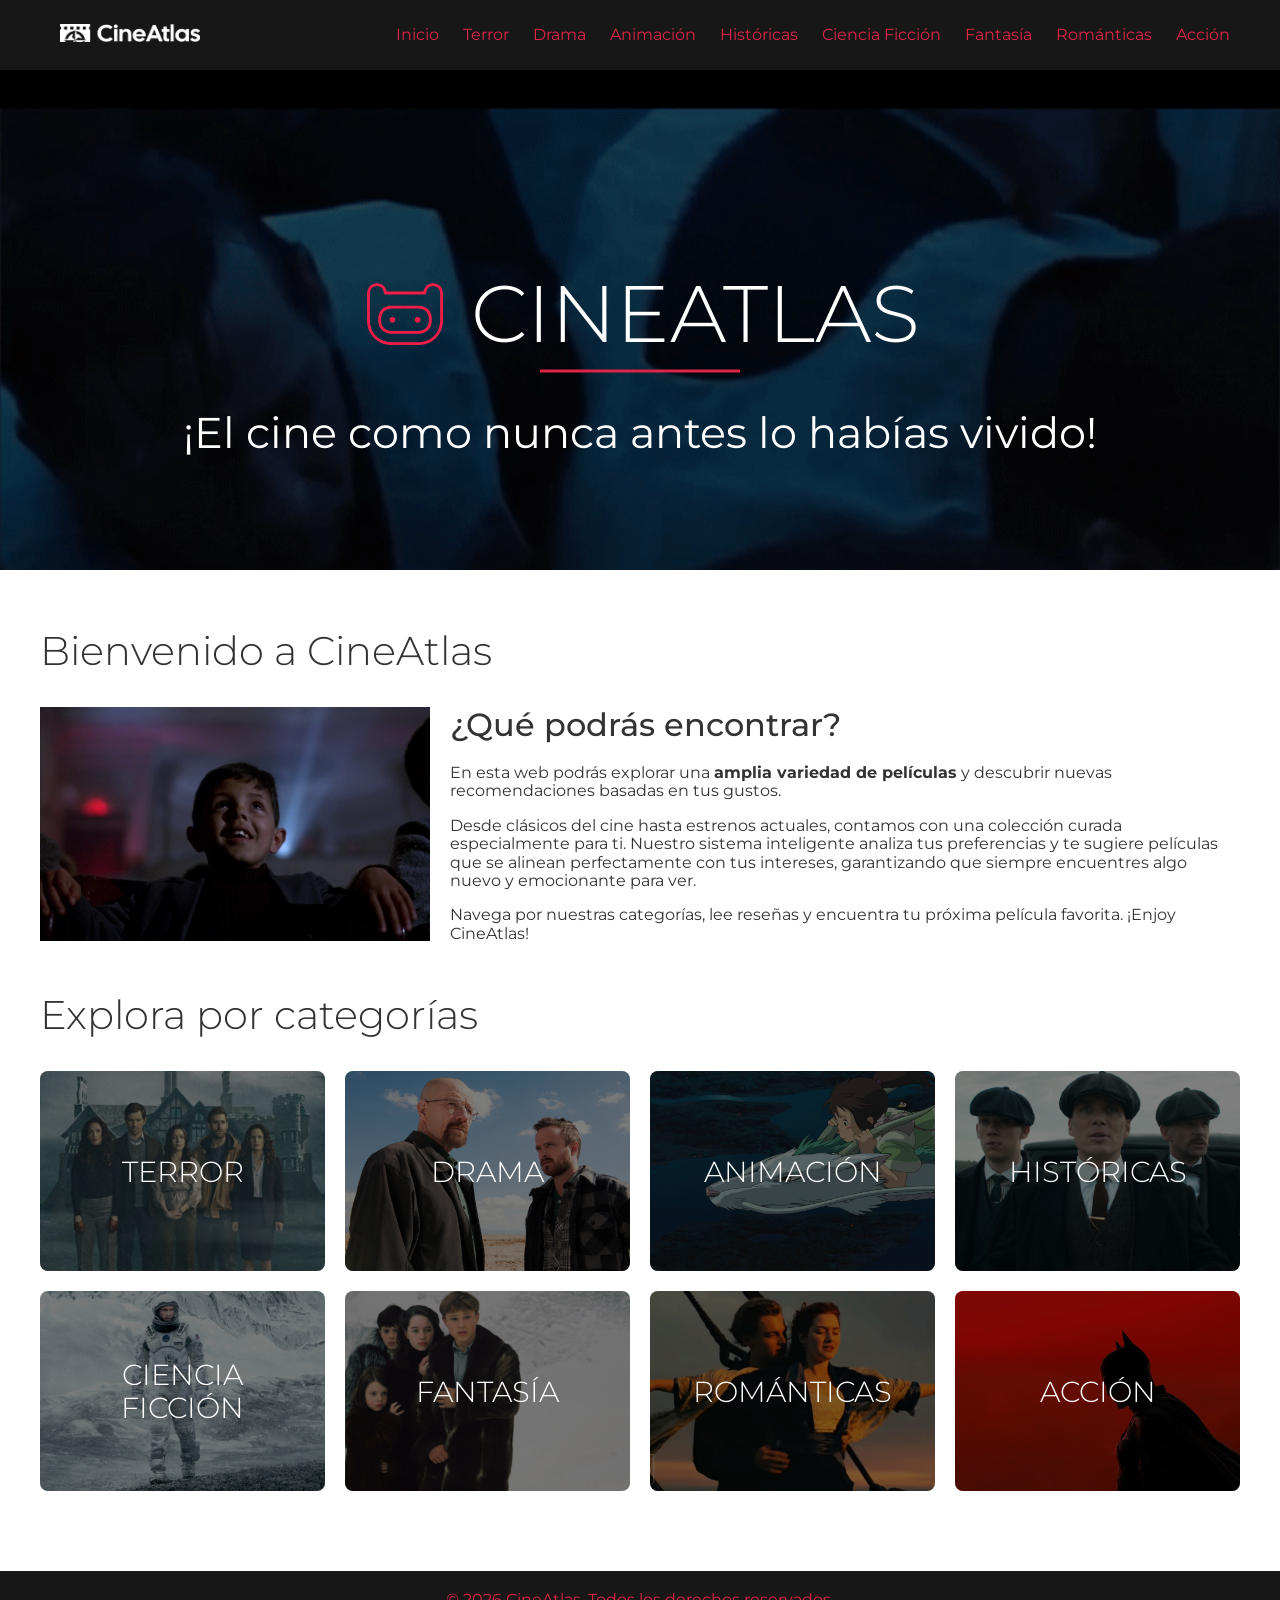
<file: index.html>
<!DOCTYPE html>
<!--[if lt IE 7]>      <html class="no-js lt-ie9 lt-ie8 lt-ie7"> <![endif]-->
<!--[if IE 7]>         <html class="no-js lt-ie9 lt-ie8"> <![endif]-->
<!--[if IE 8]>         <html class="no-js lt-ie9"> <![endif]-->
<!--[if gt IE 8]>      <html class="no-js"> <![endif]-->

<!--Declaración del idioma utilizado para la configuración adecuada del HTML-->
<html lang="es">
    <head>
        <!--Configuración predeterminada para soportar tildes y caracteres especiales-->
        <meta charset="utf-8">
        <!--Compatibilidad con Internet Explorer-->
        <meta http-equiv="X-UA-Compatible" content="IE=edge">
        <!--Título de la pestaña del navegador-->
        <title>CineAtlas</title>
        <!--Descripción para motores de búsqueda-->
        <meta name="description" content="CineAtlas - página de recomendación de películas basada en la similitud de los géneros y las calificaciones de los usuarios.">
        <!--Diseño responsive para que se adapte la página al ancho del dispositivo que la use-->
        <meta name="viewport" content="width=device-width, initial-scale=1">


        <!-- Favicons iconos que aparecen en la pestaña del navegador-->
        <link rel="icon" href="./favicon.ico" sizes="any">
        <link rel="icon" type="image/png" sizes="16x16" href="./assets/icons/favicon-16x16.png">
        <link rel="icon" type="image/png" sizes="32x32" href="./assets/icons/favicon-32x32.png">
        <!--Icono especial para dispositivos Apple-->
        <link rel="apple-touch-icon" sizes="180x180" href="./assets/icons/apple-touch-icon.png">
        <!--Manifest para comportamiento PWA: archivo JSON que define cómo se comporta la web si se instala como app-->
        <link rel="manifest" href="./assets/icons/site.webmanifest">
        <!--Links a los CSS. Normalize resetea estilos del navegador y main.css contiene los estilos globales, es decir, el css del index va a definir los estilos globales generales-->
        <link rel="stylesheet" href="./src/css/normalize.css">
        <link rel="stylesheet" href="./src/css/main.css">
    </head>


    <body>
         <!--Aviso para navegadores muy antiguos (IE6 o inferior) que no soportan la web correctamente-->
        <!--[if lt IE 7]>
            <p class="browsehappy">You are using an <strong>outdated</strong> browser. Please <a href="#">upgrade your browser</a> to improve your experience.</p>
        <![endif]-->
        <header>
            <nav id="menu">
                <!--Pulsar el icono de CineAtlas deriva directamente a la página de inicio-->
                <a href="./index.html"><img id="logo" alt="CineAtlas Logo" src="./assets/img/logo_white.png"></a>
                <!--Lista desordenada con enlaces a todas las páginas de género-->
                <ul>
                    <li><a href="./index.html">Inicio</a></li>
                    <li><a href="./pages/terror.html">Terror</a></li>
                    <li><a href="./pages/drama.html">Drama</a></li>
                    <li><a href="./pages/animacion.html">Animación</a></li>
                    <li><a href="./pages/historicas.html">Históricas</a></li>
                    <li><a href="./pages/cienciaficcion.html">Ciencia Ficción</a></li>
                    <li><a href="./pages/fantasia.html">Fantasía</a></li>
                    <li><a href="./pages/romanticas.html">Románticas</a></li>
                    <li><a href="./pages/accion.html">Acción</a></li>
                </ul>
            </nav>
        </header>

         <!--CONTENIDO PRINCIPAL DE LA PÁGINA-->
        <main id="home">
            <!--Sección hero: imagen de fondo con título y subtítulo encima-->
            <section class="hero">
                <!--Imagen de fondo que se muestra como GIF animado-->
                <img id="hero-video" src="./assets/video/hero_optimizado.gif" alt="Hero Video">
                <!--Texto superpuesto sobre la imagen-->
                <div class="hero-text">
                    <!--Icono de Finn decorativo en formato SVG acompañando al titulo con animación en el respectivo css-->
                    <h1 class="section-title"><img class="icon finn" src="./assets/icons/pages/home/finn.svg" alt="Finn Icon" /> CineAtlas</h1>
                    <!--Titulo principal de bienvenida a la página-->
                    <p class="subtitle">¡El cine como nunca antes lo habías vivido!</p>
                </div>
            </section>

             <!--Contenedor centrado con ancho máximo definido en el CSS-->
            <div class="container">
                <!--Sección de bienvenida con imagen y texto descriptivo de la web-->
                <section id="bienvenida">
                    <h2>Bienvenido a CineAtlas</h2>
                    <!--Article con imagen a un lado y texto al otro-->
                    <article id="intro-cineatlas">
                        <!--Imagen ilustrativa de la sección. Localizada a la izquierda del texto-->
                        <div class="listado_imagen">
                            <img src="./assets/img/cinema_paradiso.jpg" alt="Escena de la película Cinema Paradiso">
                        </div>
                        <div class="listado_texto">
                             <!--Texto explicativo de qué ofrece la web-->
                            <h3>¿Qué podrás encontrar?</h3>
                            <p>En esta web podrás explorar una <strong>amplia variedad de películas</strong> y descubrir nuevas recomendaciones basadas en tus gustos.</p>
                            <p>Desde clásicos del cine hasta estrenos actuales, contamos con una colección curada especialmente para ti. Nuestro sistema inteligente analiza tus preferencias y te sugiere películas que se alinean perfectamente con tus intereses, garantizando que siempre encuentres algo nuevo y emocionante para ver.</p>
                            <p>Navega por nuestras categorías, lee reseñas y encuentra tu próxima película favorita. ¡Enjoy CineAtlas!</p>
                        </div>
                    </article>
                    </section>

                <!--Sección de categorías: grid de "tarjetas" de presentación de los géneros que enlazan a cada página que se abre en la misma pestaña, no en una ventana nueva-->
                <section id="categorias">
                    <h2>Explora por categorías</h2>
                <!--Grid de tarjetas. Cada una tiene una imagen de fondo definida con style inline (basicamente usar css DENTRO del propio codigo html) y enlaza a su página-->
                    <div class="categorias_grid">
                        <a href="./pages/terror.html" class="categoria_card"
                            style="background-image: url('./assets/img/terror/hill-house.jpg');">
                            <h3>Terror</h3>
                        </a>
                        <a href="./pages/drama.html" class="categoria_card"
                            style="background-image: url('./assets/img/drama/breaking-bad.jpg');">
                            <h3>Drama</h3>
                        </a>
                        <a href="./pages/animacion.html" class="categoria_card"
                            style="background-image: url('./assets/img/animacion/Spirited_Away_058.jpg');">
                            <h3>Animación</h3>
                        </a>
                        <a href="./pages/historicas.html" class="categoria_card"
                            style="background-image: url('./assets/img/historicas/peaky_blinders.jpg');">
                            <h3>Históricas</h3>
                        </a>
                        <a href="./pages/cienciaficcion.html" class="categoria_card"
                            style="background-image: url('./assets/img/cienciaficcion/interestelar.jpg');">
                            <h3>Ciencia Ficción</h3>
                        </a>
                        <a href="./pages/fantasia.html" class="categoria_card"
                            style="background-image: url('./assets/img/fantasia/narnia.jpg');">
                            <h3>Fantasía</h3>
                        </a>
                        <a href="./pages/romanticas.html" class="categoria_card"
                            style="background-image: url('./assets/img/romanticas/titanic.jpg');">
                            <h3>Románticas</h3>
                        </a>
                        <a href="./pages/accion.html" class="categoria_card"
                            style="background-image: url('./assets/img/accion/the_batman.jpg');">
                            <h3>Acción</h3>
                        </a>
                    </div>
                </section>
            </div> <!--Fin del div .container-->
        </main>

        <!--Pie de página con copyright-->
        <footer>
            <p>&copy; 2026 CineAtlas. Todos los derechos reservados.</p>
        </footer>
        <!--Script principal cargado de forma asíncrona para no bloquear el renderizado-->
        <script src="./src/js/main.js" async defer></script>
    </body>
</html>
</file>
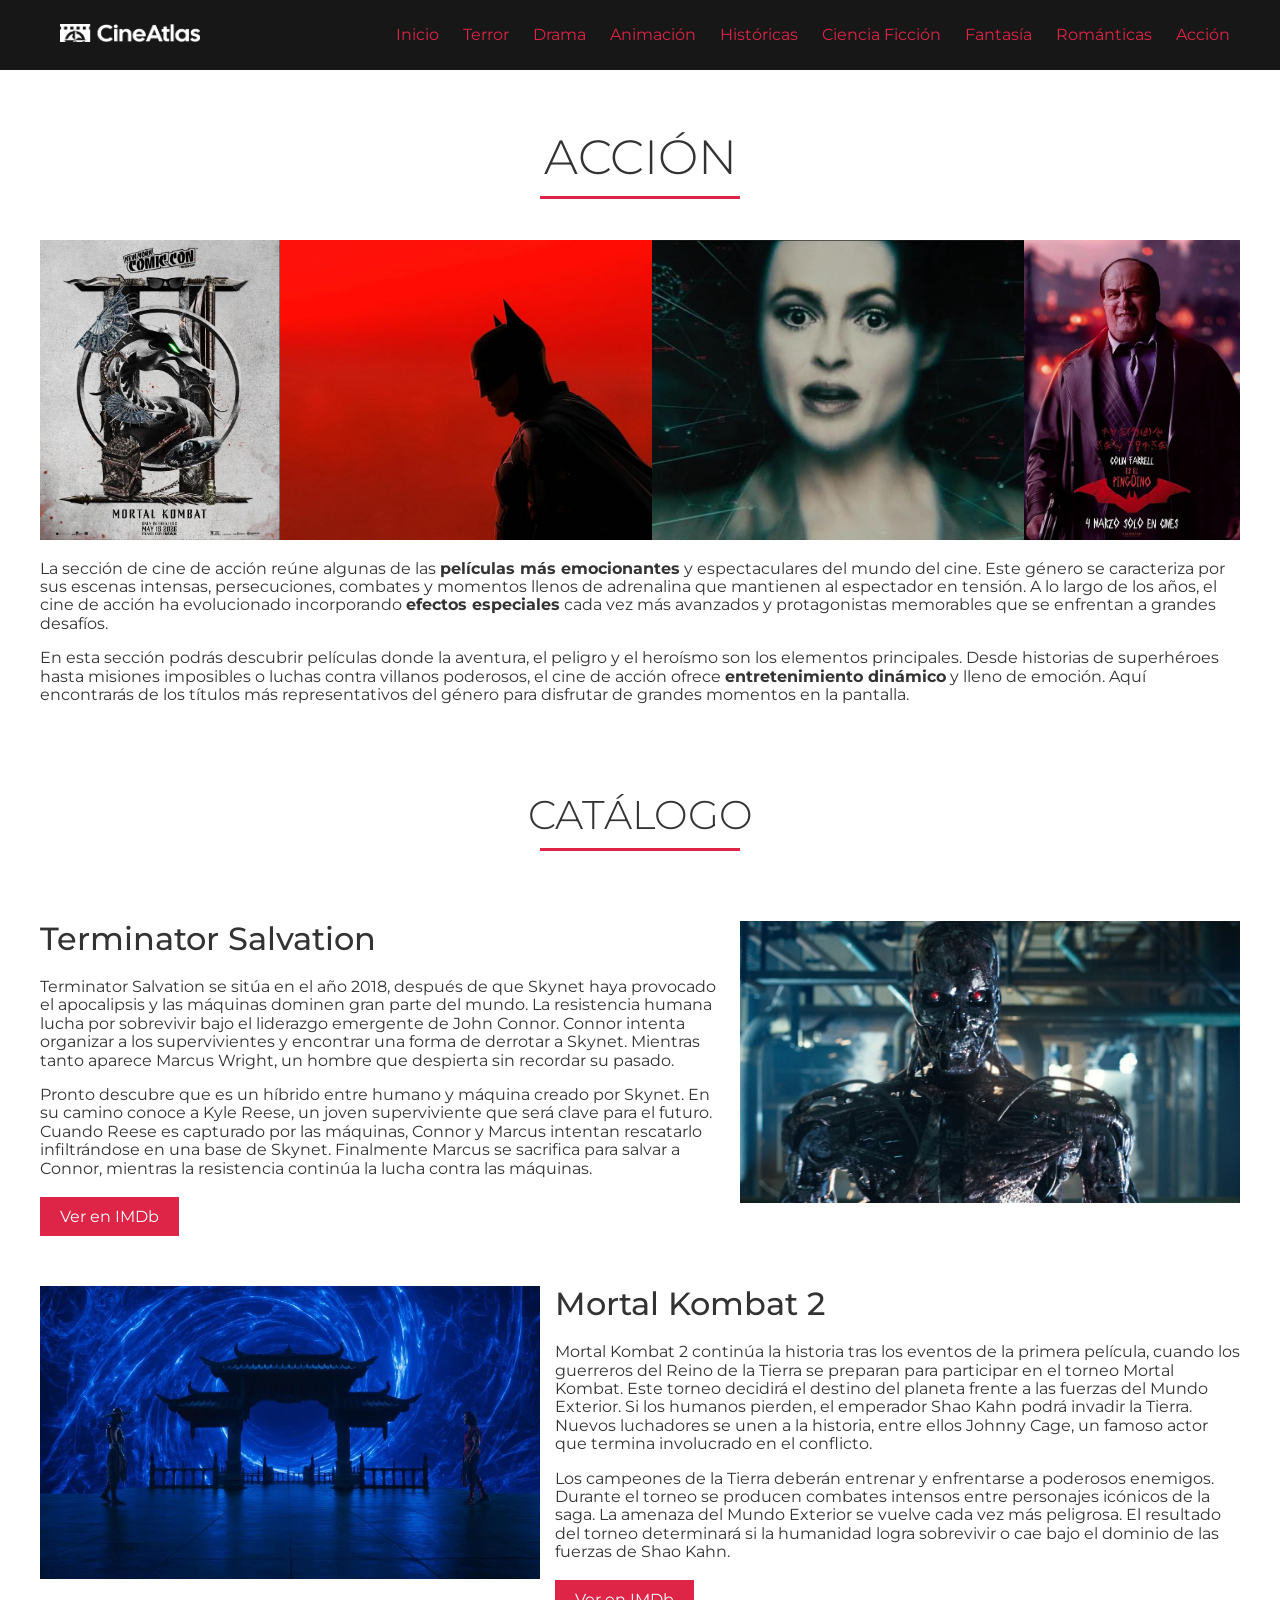
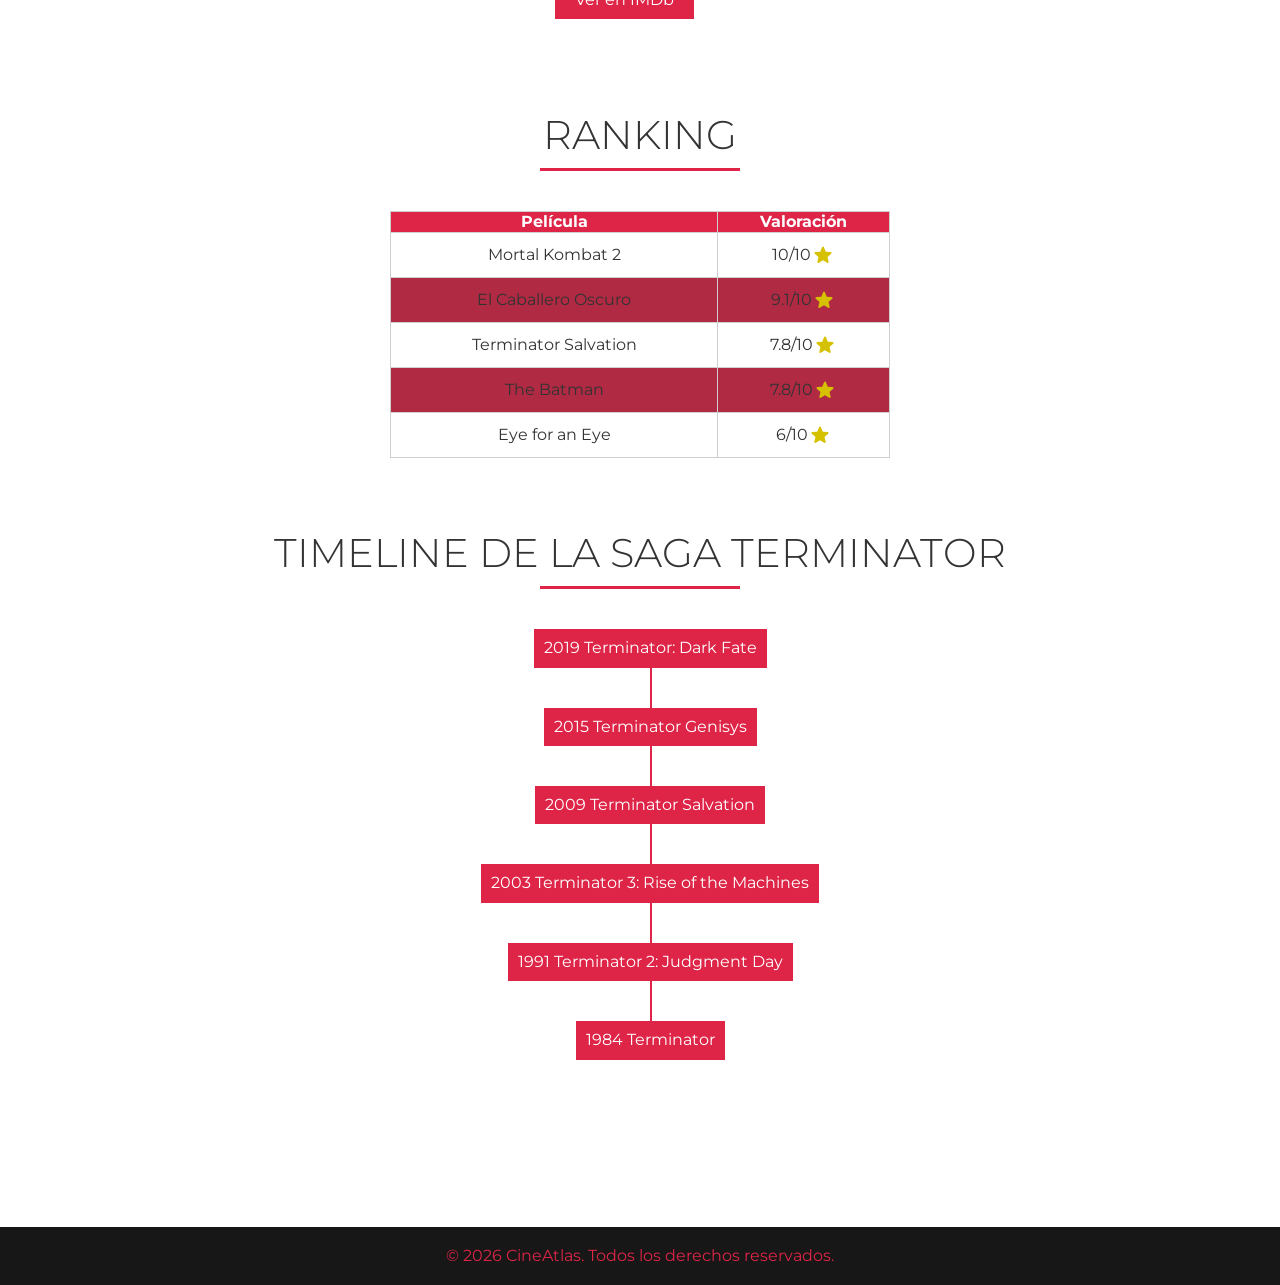
<file: pages/accion.html>
<!DOCTYPE html>
<!--[if lt IE 7]>      <html class="no-js lt-ie9 lt-ie8 lt-ie7"> <![endif]-->
<!--[if IE 7]>         <html class="no-js lt-ie9 lt-ie8"> <![endif]-->
<!--[if IE 8]>         <html class="no-js lt-ie9"> <![endif]-->
<!--[if gt IE 8]>      <html class="no-js"> <![endif]-->
<html lang="es">

<head>
    <!-- Metadatos del documento -->
    <meta charset="utf-8">
    <meta http-equiv="X-UA-Compatible" content="IE=edge">
    <title>Accion - CineAtlas</title>
    <meta name="description" content="Descubre las mejores series y películas de acción recomendadas en CineAtlas.">
    <meta name="viewport" content="width=device-width, initial-scale=1">
    <!-- Favicons e iconos para diferentes dispositivos -->
    <link rel="icon" href="../favicon.ico" sizes="any">
    <link rel="icon" type="image/png" sizes="16x16" href="../assets/icons/favicon-16x16.png">
    <link rel="icon" type="image/png" sizes="32x32" href="../assets/icons/favicon-32x32.png">
    <link rel="apple-touch-icon" sizes="180x180" href="../assets/icons/apple-touch-icon.png">
    <link rel="manifest" href="../site.webmanifest">
    <!-- Hojas de estilo CSS -->
    <link rel="stylesheet" href="../src/css/normalize.css">
    <link rel="stylesheet" href="../src/css/main.css">
    <link rel="stylesheet" href="../src/css/accion.css">
</head>

<body>
    <!--[if lt IE 7]>
            <p class="browsehappy">You are using an <strong>outdated</strong> browser. Please <a href="#">upgrade your browser</a> to improve your experience.</p>
        <![endif]-->
    <!-- Cabecera del sitio con navegación principal -->
    <header>
        <nav id="menu">
            <!-- Logo de CineAtlas con enlace a la página principal -->
            <a href="../index.html"><img id="logo" alt="CineAtlas Logo" src="../assets/img/logo_white.png"></a>
            <!-- Menú de navegación de géneros -->
            <ul>
                <li><a href="../index.html">Inicio</a></li>
                <li><a href="../pages/terror.html">Terror</a></li>
                <li><a href="../pages/drama.html">Drama</a></li>
                <li><a href="../pages/animacion.html">Animación</a></li>
                <li><a href="../pages/historicas.html">Históricas</a></li>
                <li><a href="../pages/cienciaficcion.html">Ciencia Ficción</a></li>
                <li><a href="../pages/fantasia.html">Fantasía</a></li>
                <li><a href="../pages/romanticas.html">Románticas</a></li>
                <li><a href="../pages/accion.html">Acción</a></li>
            </ul>
        </nav>
    </header>
    <!-- Contenido principal de la página -->
    <main id="accion">
        <div class="container">
            <!-- Título principal del género -->
            <h1 class="section-title">Acción</h1>
            <!-- Sección de introducción al género de acción -->
            <section class="cabecera" aria-label="Introducción del género acción">
                <!-- Galería de imágenes representativas del género -->
                <div class="cabecera_images">
                    <img src="../assets/img/accion/mortal_kombat2.jpg" alt="Poster de la película Mortal Kombat 2">
                    <img src="../assets/img/accion/the_batman.jpg" alt="Escena de la película The Batman">
                    <img src="../assets/img/accion/skynet.jpg" alt="Escena de la película Terminator Salvation">
                    <img src="../assets/img/accion/pinguino.jpg" alt="Escena de la película The Batman">
                </div>
            
                <!-- Texto descriptivo del género de acción -->
                <div class="cabecera_texto">
                    <p>La sección de cine de acción reúne algunas de las <strong>películas más emocionantes</strong> y espectaculares del mundo del cine. Este género se caracteriza por sus escenas intensas, persecuciones, combates y momentos llenos de adrenalina que mantienen al espectador en tensión. A lo largo de los años, el cine de acción ha evolucionado incorporando <strong>efectos especiales</strong> cada vez más avanzados y protagonistas memorables que se enfrentan a grandes desafíos.</p>
                    <p>En esta sección podrás descubrir películas donde la aventura, el peligro y el heroísmo son los elementos principales. Desde historias de superhéroes hasta misiones imposibles o luchas contra villanos poderosos, el cine de acción ofrece <strong>entretenimiento dinámico</strong> y lleno de emoción. Aquí encontrarás   de los títulos más representativos del género para disfrutar de grandes momentos en la pantalla.</p>
                </div>
            </section>

            <!-- Sección de catálogo de películas -->
            <section class="listado">
                <h2 class="section-title">Catálogo</h2>
                <!-- Artículo: Terminator Salvation (imagen a la izquierda, texto a la derecha) -->
                <article id="terminator_salvation_film" class="texto_foto">
                    <!-- Imagen del cartel de la película -->
                    <div class="listado_imagen">
                        <img src="../assets/img/accion/terminator.jpg" alt="Cartel de Terminator Salvation">
                    </div>
                    <!-- Descripción y detalles de Terminator Salvation -->
                    <div class="listado_texto">
                        <h3>Terminator Salvation</h3>
                        <p>Terminator Salvation se sitúa en el año 2018, después de que Skynet haya provocado el apocalipsis y las máquinas dominen gran parte del mundo. La resistencia humana lucha por sobrevivir bajo el liderazgo emergente de John Connor. Connor intenta organizar a los supervivientes y encontrar una forma de derrotar a Skynet. Mientras tanto aparece Marcus Wright, un hombre que despierta sin recordar su pasado.</p>
                        <p>Pronto descubre que es un híbrido entre humano y máquina creado por Skynet. En su camino conoce a Kyle Reese, un joven superviviente que será clave para el futuro. Cuando Reese es capturado por las máquinas, Connor y Marcus intentan rescatarlo infiltrándose en una base de Skynet. Finalmente Marcus
                        se sacrifica para salvar a Connor, mientras la resistencia continúa la lucha contra las máquinas.</p>
                        <!-- Enlace a IMDb -->
                        <p class="listado_link"><a class="btn" href="https://www.imdb.com/es-es/title/tt0438488/?ref_=nv_sr_srsg_8_tt_8_nm_0_in_0_q_termina" aria-label="Enlace a IMDB de Terminator" target="_blank" rel="noopener noreferrer">Ver en IMDb</a></p>
                    </div>
                </article>
                <!-- Artículo: Mortal Kombat 2 (imagen a la derecha, texto a la izquierda) -->
                <article id="mortal_kombat2_film" class="foto_texto">
                    <!-- Imagen del cartel de la película -->
                    <div class="listado_imagen">
                        <img src="../assets/img/accion/mk2.jpg" alt="Cartel de Mortal Kombat 2">
                    </div>
                    <!-- Descripción y detalles de Mortal Kombat 2 -->
                    <div class="listado_texto">
                        <h3>Mortal Kombat 2</h3>
                        <p>Mortal Kombat 2 continúa la historia tras los eventos de la primera película, cuando los guerreros del Reino de la Tierra se preparan para participar en el torneo Mortal Kombat. Este torneo decidirá el destino del planeta frente a las fuerzas del Mundo Exterior. Si los humanos pierden, el emperador Shao Kahn podrá invadir la Tierra. Nuevos luchadores se unen a la historia, entre ellos Johnny Cage, un famoso actor que termina involucrado en el conflicto.</p>
                        <p>Los campeones de la Tierra deberán entrenar y enfrentarse a poderosos enemigos. Durante el torneo se producen combates intensos entre personajes icónicos de la saga. La amenaza del Mundo Exterior se vuelve cada vez más peligrosa. El resultado del torneo determinará si la humanidad logra sobrevivir o cae bajo el dominio de las fuerzas de Shao Kahn.</p>
                        <!-- Enlace a IMDb -->
                        <p class="listado_link"><a class="btn" href="https://www.imdb.com/es-es/title/tt17490712/?ref_=sr_i_3" target="_blank" aria-label="Enlace a IMDB de Mortal Kombat 2" rel="noopener noreferrer">Ver en IMDb</a></p>
                    </div>
                </article>
            </section>

            <!-- Sección de ranking de películas -->
            <section class="ranking">
                <h2 class="section-title">Ranking</h2>
                <!-- Tabla de valoraciones de películas -->
                <table>
                    <!-- Encabezado de la tabla -->
                    <thead>
                        <tr>
                            <th>Película</th>
                            <th>Valoración</th>
                        </tr>
                    </thead>
                    <!-- Cuerpo de la tabla con las películas y sus puntuaciones -->
                    <tbody>
                        <!-- Primera posición: Mortal Kombat 2 -->
                        <tr>
                            <td>Mortal Kombat 2</td>
                            <td><span class="valoracion">10/10 <svg xmlns="http://www.w3.org/2000/svg" width="24" height="24" class="icon_star"
                                        viewBox="0 0 24 24" fill="currentColor" role="presentation">
                                        <path
                                            d="M12 17.27l4.15 2.51c.76.46 1.69-.22 1.49-1.08l-1.1-4.72 3.67-3.18c.67-.58.31-1.68-.57-1.75l-4.83-.41-1.89-4.46c-.34-.81-1.5-.81-1.84 0L9.19 8.63l-4.83.41c-.88.07-1.24 1.17-.57 1.75l3.67 3.18-1.1 4.72c-.2.86.73 1.54 1.49 1.08l4.15-2.5z">
                                        </path>
                                    </svg></span></td>
                        </tr>
                        <!-- Segunda posición: El Caballero Oscuro -->
                        <tr>
                            <td>El Caballero Oscuro</td>
                            <td><span class="valoracion">9.1/10 <svg xmlns="http://www.w3.org/2000/svg" width="24" height="24" class="icon_star"
                                        viewBox="0 0 24 24" fill="currentColor" role="presentation">
                                        <path
                                            d="M12 17.27l4.15 2.51c.76.46 1.69-.22 1.49-1.08l-1.1-4.72 3.67-3.18c.67-.58.31-1.68-.57-1.75l-4.83-.41-1.89-4.46c-.34-.81-1.5-.81-1.84 0L9.19 8.63l-4.83.41c-.88.07-1.24 1.17-.57 1.75l3.67 3.18-1.1 4.72c-.2.86.73 1.54 1.49 1.08l4.15-2.5z">
                                        </path>
                                    </svg></span></td>
                        </tr>
                        <!-- Tercera posición: Terminator Salvation -->
                        <tr>
                            <td>Terminator Salvation</td>
                            <td><span class="valoracion">7.8/10 <svg xmlns="http://www.w3.org/2000/svg" width="24" height="24" class="icon_star" viewBox="0 0 24 24" fill="currentColor" role="presentation">
                                <path
                                    d="M12 17.27l4.15 2.51c.76.46 1.69-.22 1.49-1.08l-1.1-4.72 3.67-3.18c.67-.58.31-1.68-.57-1.75l-4.83-.41-1.89-4.46c-.34-.81-1.5-.81-1.84 0L9.19 8.63l-4.83.41c-.88.07-1.24 1.17-.57 1.75l3.67 3.18-1.1 4.72c-.2.86.73 1.54 1.49 1.08l4.15-2.5z">
                                </path>
                            </svg></span></td>
                        </tr>

                        <!-- Cuarta posición: The Batman -->
                        <tr>
                            <td>The Batman</td>
                            <td><span class="valoracion">7.8/10 <svg xmlns="http://www.w3.org/2000/svg" width="24" height="24" class="icon_star" viewBox="0 0 24 24" fill="currentColor" role="presentation">
                                <path
                                    d="M12 17.27l4.15 2.51c.76.46 1.69-.22 1.49-1.08l-1.1-4.72 3.67-3.18c.67-.58.31-1.68-.57-1.75l-4.83-.41-1.89-4.46c-.34-.81-1.5-.81-1.84 0L9.19 8.63l-4.83.41c-.88.07-1.24 1.17-.57 1.75l3.67 3.18-1.1 4.72c-.2.86.73 1.54 1.49 1.08l4.15-2.5z">
                                </path>
                            </svg></span></td>
                        </tr>

                        <!-- Quinta posición: Eye for an Eye -->
                        <tr>
                            <td>Eye for an Eye</td>
                            <td><span class="valoracion">6/10 <svg xmlns="http://www.w3.org/2000/svg" width="24" height="24" class="icon_star" viewBox="0 0 24 24" fill="currentColor" role="presentation">
                                <path
                                    d="M12 17.27l4.15 2.51c.76.46 1.69-.22 1.49-1.08l-1.1-4.72 3.67-3.18c.67-.58.31-1.68-.57-1.75l-4.83-.41-1.89-4.46c-.34-.81-1.5-.81-1.84 0L9.19 8.63l-4.83.41c-.88.07-1.24 1.17-.57 1.75l3.67 3.18-1.1 4.72c-.2.86.73 1.54 1.49 1.08l4.15-2.5z">
                                </path>
                            </svg></span></td>
                        </tr>
                    </tbody>
                </table>
            </section>

            <!-- Sección de cronología de la saga Terminator -->
            <section class="timeline">
                <h2 class="section-title">Timeline de la saga Terminator</h2>
                <!-- Lista cronológica de películas de Terminator (orden inverso) -->
                <ul>
                    <li><span class="year">2019</span> <span class="titulo">Terminator: Dark Fate</span></li>
                    <li><span class="year">2015</span> <span class="titulo">Terminator Genisys</span></li>
                    <li><span class="year">2009</span> <span class="titulo">Terminator Salvation</span></li>
                    <li><span class="year">2003</span> <span class="titulo">Terminator 3: Rise of the Machines</span></li>
                    <li><span class="year">1991</span> <span class="titulo">Terminator 2: Judgment Day</span></li>
                    <li><span class="year">1984</span> <span class="titulo">Terminator</span></li>
                </ul>
            </section>
        </div>
    </main>
    <!-- Pie de página con información de copyright -->
    <footer>
        <p>&copy; 2026 CineAtlas. Todos los derechos reservados.</p>
    </footer>
    <!-- Script JavaScript principal -->
    <script src="../src/js/main.js"></script>
</body>

</html>
</file>
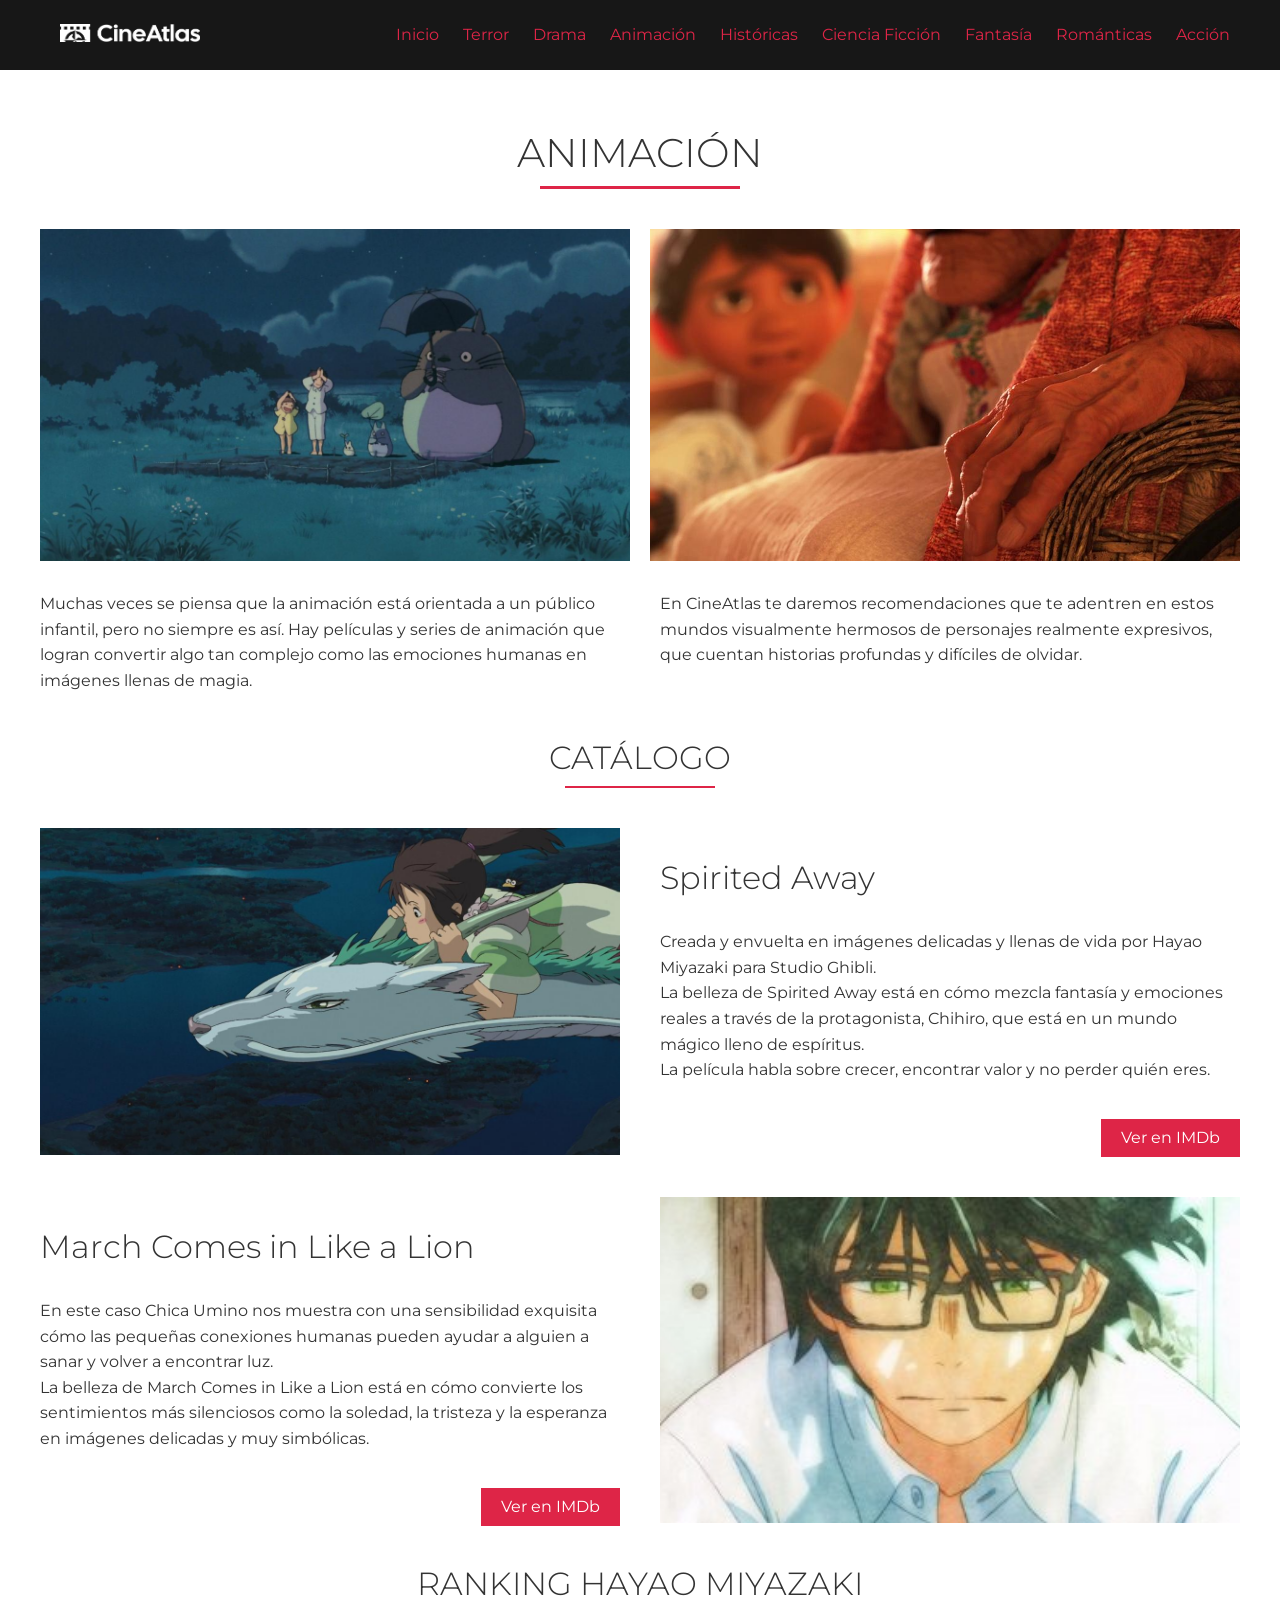
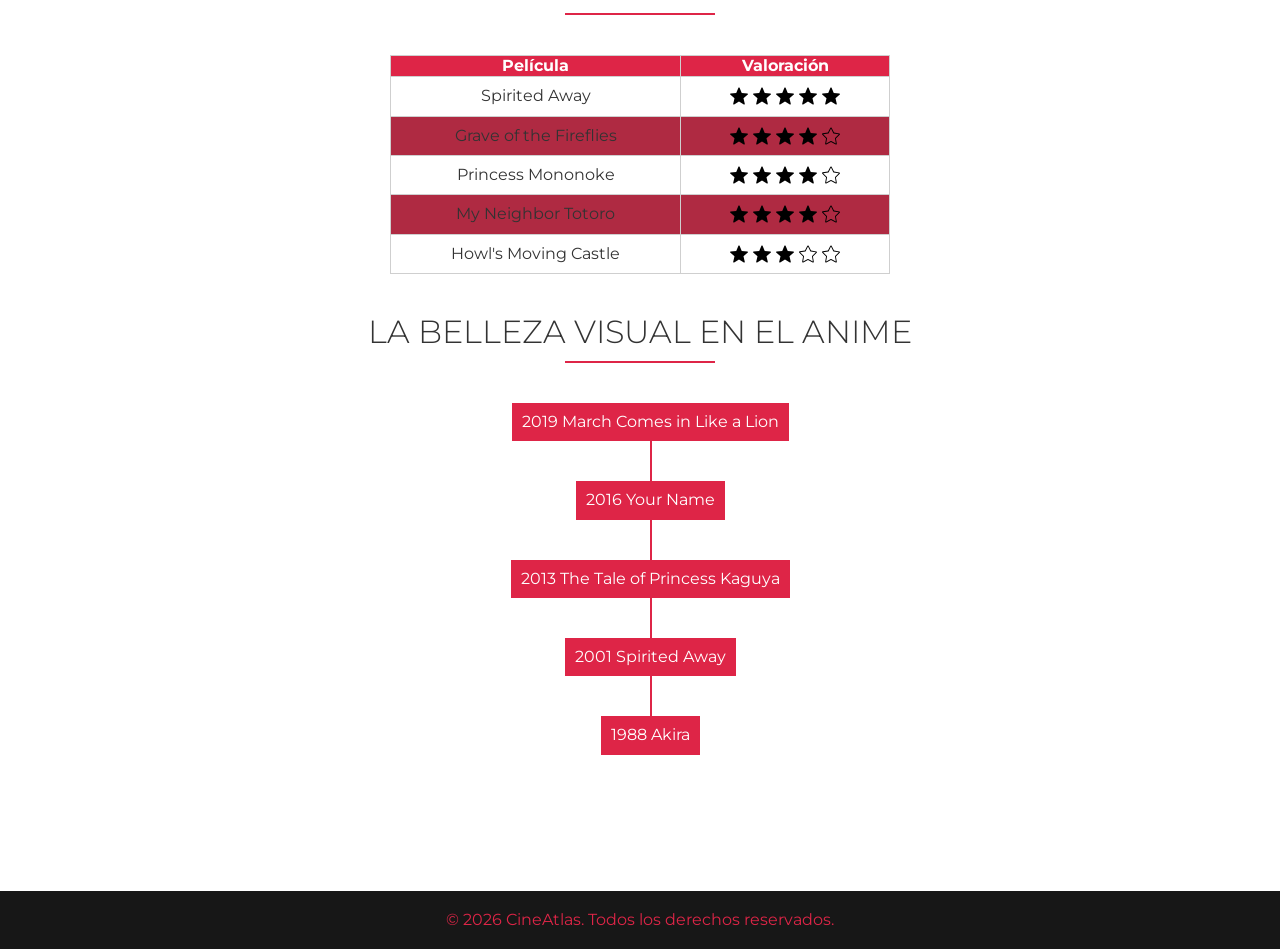
<file: pages/animacion.html>
<!doctype html>
<!--[if lt IE 7]>      <html class="no-js lt-ie9 lt-ie8 lt-ie7"> <![endif]-->
<!--[if IE 7]>         <html class="no-js lt-ie9 lt-ie8"> <![endif]-->
<!--[if IE 8]>         <html class="no-js lt-ie9"> <![endif]-->
<!--[if gt IE 8]>      <html class="no-js"> <![endif]-->
<html lang="es">
  <head>
    <meta charset="utf-8" />
    <meta http-equiv="X-UA-Compatible" content="IE=edge" />
    <title>Animación - CineAtlas</title>
    <meta
      name="description"
      content="Descubre las mejores series y películas de animación recomendadas en CineAtlas."
    />
    <meta name="viewport" content="width=device-width, initial-scale=1" />
    <!-- Favicons -->
    <link rel="icon" href="../favicon.ico" sizes="any" />
    <link
      rel="icon"
      type="image/png"
      sizes="16x16"
      href="../assets/icons/favicon-16x16.png"
    />
    <link
      rel="icon"
      type="image/png"
      sizes="32x32"
      href="../assets/icons/favicon-32x32.png"
    />
    <link
      rel="apple-touch-icon"
      sizes="180x180"
      href="../assets/icons/apple-touch-icon.png"
    />
    <link rel="manifest" href="../assets/icons/site.webmanifest" />
    <link rel="stylesheet" href="../src/css/normalize.css" />
    <link rel="stylesheet" href="../src/css/main.css" />
    <link rel="stylesheet" href="../src/css/animacion.css" />
  </head>
  <body>
    <!--[if lt IE 7]>
      <p class="browsehappy">
        You are using an <strong>outdated</strong> browser. Please
        <a href="#">upgrade your browser</a> to improve your experience.
      </p>
    <![endif]-->
    <header>
      <nav id="menu">
        <a href="../index.html"
          ><img
            id="logo"
            alt="CineAtlas Logo"
            src="../assets/img/logo_white.png"
        /></a>
        <ul>
          <li><a href="../index.html">Inicio</a></li>
          <li><a href="../pages/terror.html">Terror</a></li>
          <li><a href="../pages/drama.html">Drama</a></li>
          <li><a href="../pages/animacion.html">Animación</a></li>
          <li><a href="../pages/historicas.html">Históricas</a></li>
          <li><a href="../pages/cienciaficcion.html">Ciencia Ficción</a></li>
          <li><a href="../pages/fantasia.html">Fantasía</a></li>
          <li><a href="../pages/romanticas.html">Románticas</a></li>
          <li><a href="../pages/accion.html">Acción</a></li>
        </ul>
      </nav>
    </header>
    <main class="genre-page">
      <div class="container">
        <section class="genre" id="animacion">
          <!-- Título de la sección -->
          <h2 class="section-title">Animación</h2>

          <!-- INTRO -->
          <section class="intro" aria-label="Introducción del género Animación">
            <div class="intro__images">
              <div class="intro__image">
                <img
                  src="../assets/img/animacion/My_Neighbour_Totoro_043.jpg"
                  alt="Escena de la película Mi Vecino Totoro"
                />
              </div>
              <div class="intro__image">
                <img
                  src="../assets/img/animacion/Coco_059.jpg"
                  alt="Escena de la película Coco"
                />
              </div>
            </div>

            <div class="intro__text">
              <p>
                Muchas veces se piensa que la animación está orientada a un
                público infantil, pero no siempre es así. Hay películas y series
                de animación que logran convertir algo tan complejo como las
                emociones humanas en imágenes llenas de magia.
              </p>

              <p>
                En CineAtlas te daremos recomendaciones que te adentren en estos
                mundos visualmente hermosos de personajes realmente expresivos,
                que cuentan historias profundas y difíciles de olvidar.
              </p>
            </div>
          </section>

          <!-- CATÁLOGO -->
          <section
            class="catalogo"
            aria-label="Películas y series de Animación"
          >
            <h3 class="section-title">Catálogo</h3>
            <article class="item">
              <div class="item__texto">
                <h3 class="item__titulo">Spirited Away</h3>
                <p class="item__desc">
                  Creada y envuelta en imágenes delicadas y llenas de vida por
                  Hayao Miyazaki para Studio Ghibli.<br />
                  La belleza de Spirited Away está en cómo mezcla fantasía y
                  emociones reales a través de la protagonista, Chihiro, que
                  está en un mundo mágico lleno de espíritus.<br />
                  La película habla sobre crecer, encontrar valor y no perder
                  quién eres.
                </p>

                <a
                  class="btn item__btn"
                  href="https://www.imdb.com/es-es/title/tt0245429/"
                  target="_blank"
                  rel="noopener noreferrer"
                >
                  Ver en IMDb
                </a>
              </div>

              <div class="item__media">
                <img
                  class="item__img"
                  src="../assets/img/animacion/Spirited_Away_058.jpg"
                  alt="El viaje de Chihiro"
                />
              </div>
            </article>

            <article class="item">
              <div class="item__texto">
                <h3 class="item__titulo">March Comes in Like a Lion</h3>
                <p class="item__desc">
                  En este caso Chica Umino nos muestra con una sensibilidad
                  exquisita cómo las pequeñas conexiones humanas pueden ayudar a
                  alguien a sanar y volver a encontrar luz.<br />
                  La belleza de March Comes in Like a Lion está en cómo
                  convierte los sentimientos más silenciosos como la soledad, la
                  tristeza y la esperanza en imágenes delicadas y muy
                  simbólicas.
                </p>

                <a
                  class="btn item__btn"
                  href="https://www.imdb.com/es-es/title/tt6074794/"
                  target="_blank"
                  rel="noopener noreferrer"
                >
                  Ver en IMDb
                </a>
              </div>

              <div class="item__media">
                <img
                  class="item__img"
                  src="../assets/img/animacion/March_Comes_In_Like_A_Lion.jpg"
                  alt="El león de Marzo"
                />
              </div>
            </article>
          </section>

          <!-- RANKING -->
          <section class="ranking">
            <h3 class="section-title">Ranking Hayao Miyazaki</h3>
            <table>
              <thead>
                <tr>
                  <th>Película</th>
                  <th>Valoración</th>
                </tr>
              </thead>
              <tbody>
                <tr>
                  <td>Spirited Away</td>
                  <td>
                    <div class="rating">
                      <div class="rating-star-filled"></div>
                      <div class="rating-star-filled"></div>
                      <div class="rating-star-filled"></div>
                      <div class="rating-star-filled"></div>
                      <div class="rating-star-filled"></div>
                    </div>
                  </td>
                </tr>
                <tr>
                  <td>Grave of the Fireflies</td>
                  <td>
                    <div class="rating">
                      <div class="rating-star-filled"></div>
                      <div class="rating-star-filled"></div>
                      <div class="rating-star-filled"></div>
                      <div class="rating-star-filled"></div>
                      <div class="rating-star"></div>
                    </div>
                  </td>
                </tr>
                <tr>
                  <td>Princess Mononoke</td>
                  <td>
                    <div class="rating">
                      <div class="rating-star-filled"></div>
                      <div class="rating-star-filled"></div>
                      <div class="rating-star-filled"></div>
                      <div class="rating-star-filled"></div>
                      <div class="rating-star"></div>
                    </div>
                  </td>
                </tr>
                <tr>
                  <td>My Neighbor Totoro</td>
                  <td>
                    <div class="rating">
                      <div class="rating-star-filled"></div>
                      <div class="rating-star-filled"></div>
                      <div class="rating-star-filled"></div>
                      <div class="rating-star-filled"></div>
                      <div class="rating-star"></div>
                    </div>
                  </td>
                </tr>
                <tr>
                  <td>Howl's Moving Castle</td>
                  <td>
                    <div class="rating">
                      <div class="rating-star-filled"></div>
                      <div class="rating-star-filled"></div>
                      <div class="rating-star-filled"></div>
                      <div class="rating-star"></div>
                      <div class="rating-star"></div>
                    </div>
                  </td>
                </tr>
              </tbody>
            </table>
          </section>

          <!-- TIMELINE -->
          <section class="timeline">
            <h3 class="section-title">La belleza visual en el anime</h3>
            <ul>
              <li>
                <span class="year">2019</span>
                <span class="titulo">March Comes in Like a Lion</span>
              </li>
              <li>
                <span class="year">2016</span>
                <span class="titulo">Your Name</span>
              </li>
              <li>
                <span class="year">2013</span>
                <span class="titulo">The Tale of Princess Kaguya</span>
              </li>
              <li>
                <span class="year">2001</span>
                <span class="titulo">Spirited Away</span>
              </li>
              <li>
                <span class="year">1988</span> <span class="titulo">Akira</span>
              </li>
            </ul>
          </section>
        </section>
      </div>
    </main>
    <footer>
      <p>&copy; 2026 CineAtlas. Todos los derechos reservados.</p>
    </footer>
    <script src="../src/js/main.js" async defer></script>
  </body>
</html>
</file>
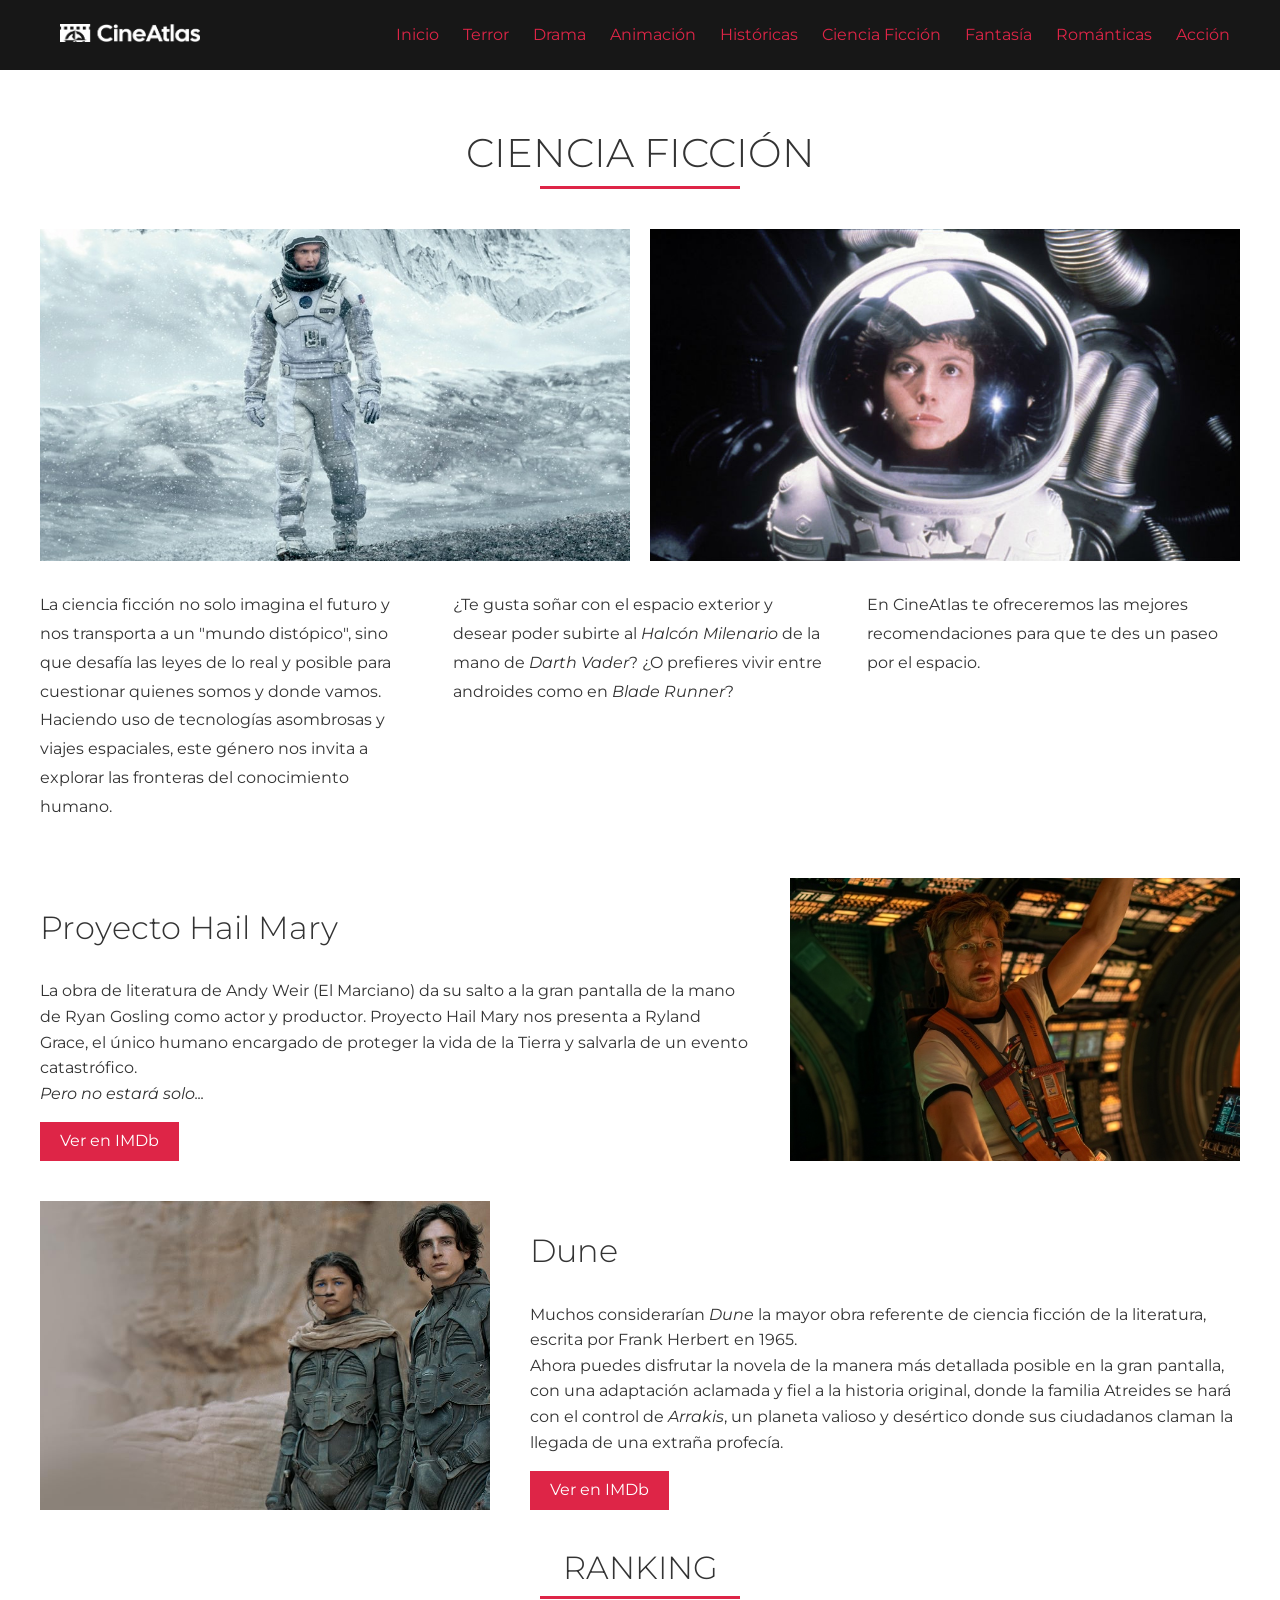
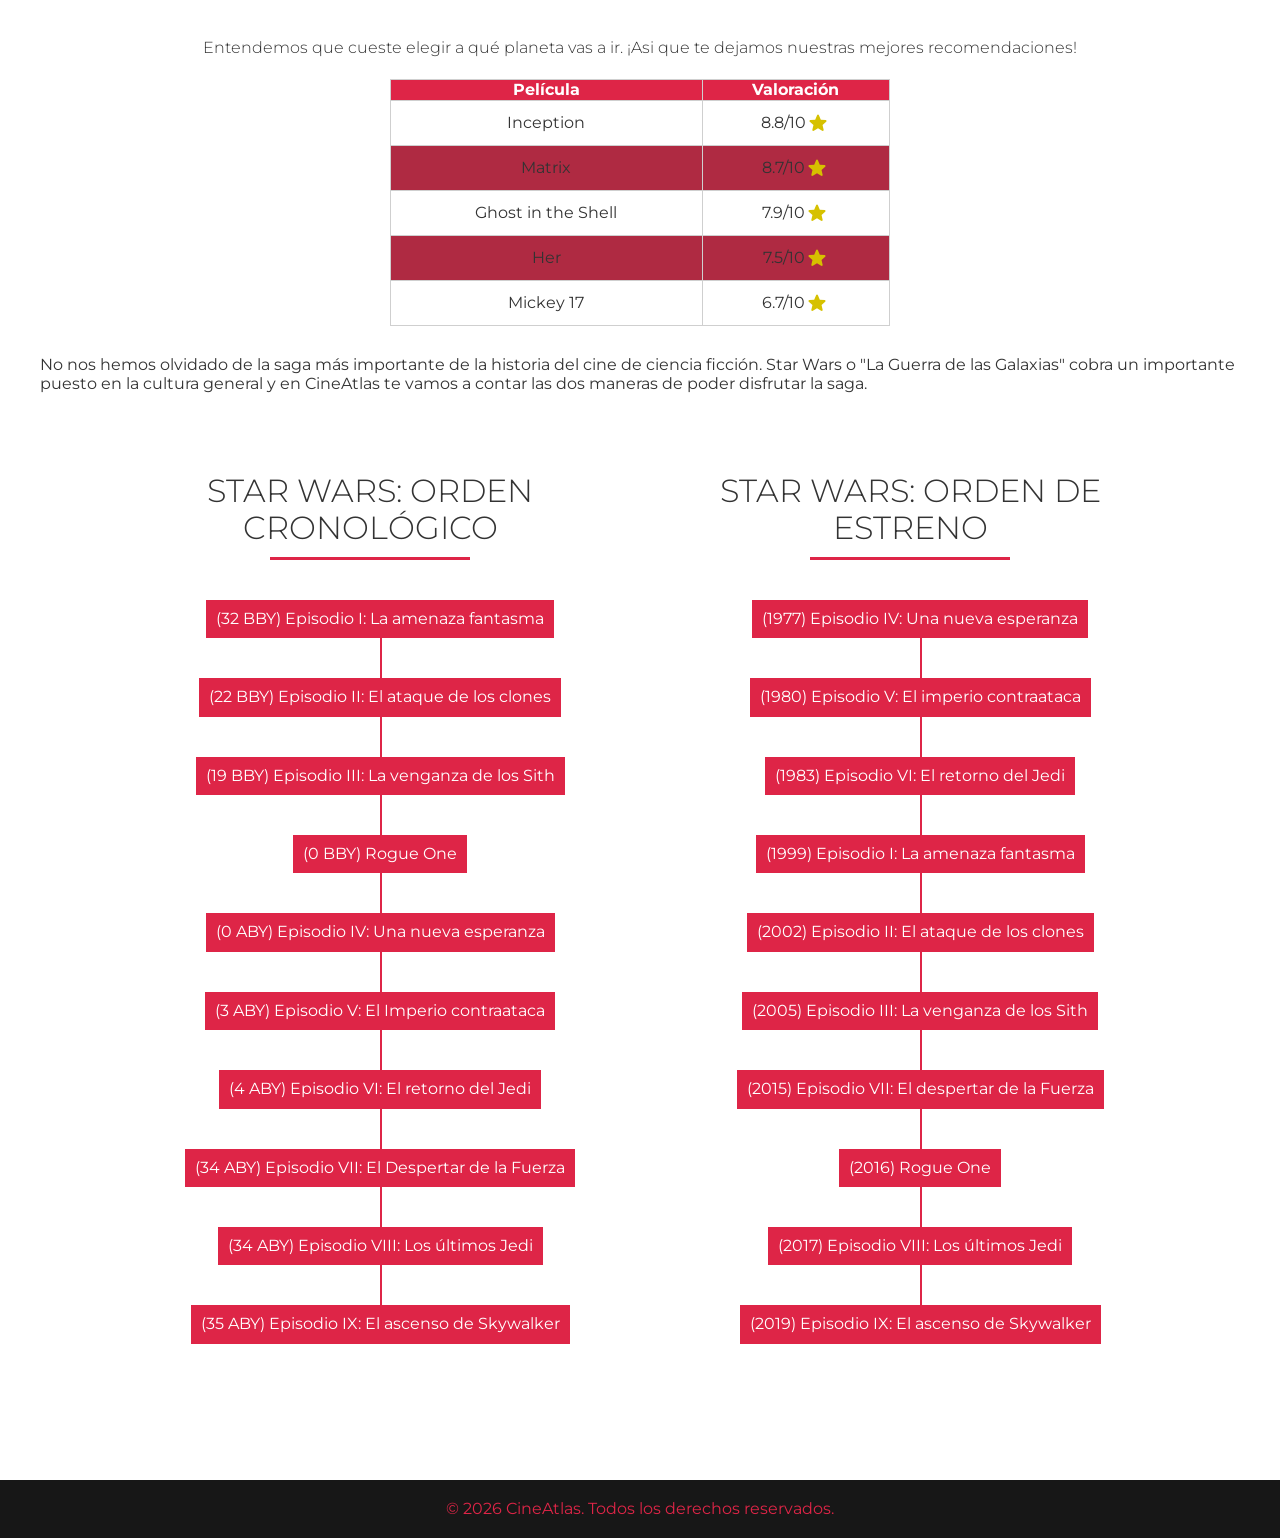
<file: pages/cienciaficcion.html>
<!DOCTYPE html>
<!--[if lt IE 7]>      <html class="no-js lt-ie9 lt-ie8 lt-ie7"> <![endif]-->
<!--[if IE 7]>         <html class="no-js lt-ie9 lt-ie8"> <![endif]-->
<!--[if IE 8]>         <html class="no-js lt-ie9"> <![endif]-->
<!--[if gt IE 8]>      <html class="no-js"> <!-<![endif]-->

<!--Declaración del idioma utilizado para la configuración adecuada del HTML-->
<html lang="es">
    <head>
        <!--Configuración predeterminada para soportar tildes y caracteres especiales-->
        <meta charset="utf-8">
        <!--Compatibilidad con Internet Explorer-->
        <meta http-equiv="X-UA-Compatible" content="IE=edge">
        <!--Titulo de la pestaña del navegador-->
        <title>Ciencia Ficción - CineAtlas</title>
        <!--Descripción para la búsqueda desde el navegador-->
        <meta name="description" content="¡Echa un vistazo a las mejores recomendaciones de películas y series de fantasía de CineAtlas!">
        <!--Diseño responsive para que se adapte la página al ancho del dispositivo que la abre-->
        <meta name="viewport" content="width=device-width, initial-scale=1">

        <!-- Favicons: iconos que aparecen en la pestaña del navegador-->
        <link rel="icon" href="../favicon.ico" sizes="any">
        <link rel="icon" type="image/png" sizes="16x16" href="../assets/icons/favicon-16x16.png">
        <link rel="icon" type="image/png" sizes="32x32" href="../assets/icons/favicon-32x32.png">
        <!--Este icono es especial para los dispositivos de Apple-->
        <link rel="apple-touch-icon" sizes="180x180" href="../assets/icons/apple-touch-icon.png">
         <!--Manifest para comportamiento PWA: es un archivo JSON que le dice al navegador cómo debe comportarse la web cuando un usuario la instala como aplicación en su dispositivo-->
        <link rel="manifest" href="../assets/icons/site.webmanifest">
        <link rel="manifest" href="../assets/icons/site.webmanifest">
        <!--Link referencia a los diferentes css. Normalize resetea los estilos del navegador, main son los estilos globales y fantasia.css son los estilos propios de la página-->
        <link rel="stylesheet" href="../src/css/normalize.css">
        <link rel="stylesheet" href="../src/css/main.css">
        <link rel="stylesheet" href="../src/css/cienciaficcion.css">
    </head>

    <!--Cabecera de la página con la barra de navegación-->
    <body>
        <header>
            <nav id="menu">
                <!--Este logo redirige a la página de inicio gracias al link con index-->
                <a href="../index.html"><img id="logo" alt="CineAtlas Logo" src="../assets/img/logo_white.png"></a>
                <!--Esta lista desorganizada <ul> constituye el menu de navegación con los enlaces a todas las páginas de género-->
                <ul>
                    <li><a href="../index.html">Inicio</a></li>
                    <li><a href="../pages/terror.html">Terror</a></li>
                    <li><a href="../pages/drama.html">Drama</a></li>
                    <li><a href="../pages/animacion.html">Animación</a></li>
                    <li><a href="../pages/historicas.html">Históricas</a></li>
                    <li><a href="../pages/cienciaficcion.html">Ciencia Ficción</a></li>
                    <li><a href="../pages/fantasia.html">Fantasía</a></li>
                    <li><a href="../pages/romanticas.html">Románticas</a></li>
                    <li><a href="../pages/accion.html">Acción</a></li>
                </ul>
            </nav>
        </header>

        <!--CONTENIDO PRINCIPAL DE LA PÁGINA WEB-->
        <main class="genre-page">
            <!--"Contenedor" centrado cuyo ancho máximo se ha definido en el css correspondiente para priorizar buena visibilidad en todo su contenido-->
            <div class="container">
                <section  class="genre" id="cienciaficcion">

                    <!--Sección principal del género de fciencia ficcion-->
                    <h2 class="section-title">CIENCIA FICCIÓN</h2>

                    <!--Sección de introducción al género fantasía con su respectivo texto e imágenes a modo de presentación-->
                    <section class="intro" aria-label="Introducción al género de Ciencia Ficción">
                        <!--Bloque de imágenes ilustrativas + descripción de cada una de ellas-->
                        <div class="intro__images">
                            <div class="intro__image">
                                <img src="../assets/img/cienciaficcion/interestelar.jpg" alt="Imagen visual de la película Interestellar (2014)">
                            </div>
                            <div class="intro__image">
                                <img src="../assets/img/cienciaficcion/alien.jpg" alt="Sigourney Weaver interpretando a Ellen Ripley en Alien: El octavo pasajero">
                            </div>
                        </div>

                        <!--Texto introductorio del género de ciencia ficcion-->
                        <div class="intro__text">
                            <p class="text-center">
                                La ciencia ficción no solo imagina el futuro y nos transporta a un "mundo distópico", sino que desafía las leyes de lo real y posible para
                                cuestionar quienes somos y donde vamos. Haciendo uso de tecnologías asombrosas y viajes espaciales, este género nos invita a explorar
                                las fronteras del conocimiento humano.

                            </p>

                            <p class="text_center">

                                ¿Te gusta soñar con el espacio exterior y desear poder subirte al <em>Halcón Milenario</em> de la mano de <em>Darth Vader</em>? 
                                ¿O prefieres vivir entre androides como en <em>Blade Runner</em>? <!--También se han usado etiquetas especiales de texto-->
                            </p>

                            <p class="text-center">
                                En CineAtlas te ofreceremos las mejores recomendaciones para que te des un paseo por el espacio.
                            </p>

                            <!--Este está divido en párrafos direferentes para alinearlos en columnas en el CSS-->

                        </div>

                    </section>

                    <!--Catalogo de dos películas recomendadas del genero fantasia-->
                    <section class="catalogo" aria-label="Películas de ciencia ficcion">
                        <!--Primera película. Cada <article> representa una "tarjeta" de presentación de una sola película-->
                        <article class="item">
                            <!--Bloque de texto con título, descripción y enlace de la película en un botón-->
                            <div class="item_texto">
                                <h3 class="item_titulo">Proyecto Hail Mary</h3>
                                <p class="item_desc">

                                    La obra de literatura de Andy Weir (El Marciano) da su salto a la gran pantalla de la mano de Ryan Gosling como actor y productor.
                                    Proyecto Hail Mary nos presenta a Ryland Grace, el único humano encargado de proteger la vida de la Tierra y salvarla de un evento 
                                    catastrófico. <br>
                                    <em>Pero no estará solo...</em>

                                </p>

                                <!--Este es el botón de enlace externo a la ficha en IMDb de la película. Se abrirá en una nueva pestaña-->
                                <a class="btn item_btn"
                                    href=https://www.imdb.com/es-es/title/tt12042730/
                                    target="_blank"
                                    rel="noopener noreferrer">
                                    Ver en IMDb

                                </a>
                            </div>

                            <!--Imagen escogida de la película-->
                            <div class="item__media">
                                <img class="item__img" src="../assets/img/cienciaficcion/hailmary.jpg" alt="Ryan Gosling en Proyecto Hail Mary">
                            </div>

                        </article>

                        <!--Esto sería el bloque de la segunda película escogida que sigue, exactamente, la misma nomenclatura que la anterior-->
                        <article class="item">
                            <div class="item_texto">
                                <h3 class="item_titulo">Dune</h3>
                                <p class="item_desc">

                                    Muchos considerarían <em>Dune</em> la mayor obra referente de ciencia ficción de la literatura, escrita por Frank Herbert en 1965.<br>
                                    Ahora puedes disfrutar la novela de la manera más detallada posible en la gran pantalla, con una adaptación aclamada y fiel a la historia original, donde la familia
                                    Atreides se hará con el control de <em>Arrakis</em>, un planeta valioso y desértico donde sus ciudadanos claman la llegada de una 
                                    extraña profecía.

                                </p>

                                <a class="btn item_btn"
                                    href=https://www.imdb.com/es-es/title/tt1160419/
                                    target="_blank"
                                    rel="noopener noreferrer">
                                    Ver en IMDb

                                </a>
                            </div>

                            <div class="item__media">
                                <img class="item__img" src="../assets/img/cienciaficcion/dune.jpg" alt="Timothee Chalamet y Zendaya dando viva a Paul Atreides y Chani.">
                            </div>
                        </article>
                    </section>


                    <!--Ranking en forma de tabla de algunas películas del género mejor valoradas y que recomendamos cada uno-->
                    <section class="ranking">
                        <h3 class="section-title"> Ranking </h3>
                        <!--Texto introductorio al ranking modificado con su respectivo css-->
                        <h4 class="section-subtitle"> Entendemos que cueste elegir a qué planeta vas a ir. ¡Asi que te dejamos nuestras mejores recomendaciones!</h4>
                    
                <table>
                    <thead>
                        <tr> <!--Cada columna que se va a representar en la tabla-->
                            <th>Película</th>
                            <th>Valoración</th>
                        </tr>
                    </thead>
                    <tbody>
                        <tr> 
                            <!--Se escribe cada una de las películas recomendades + icono de estrella SVG para adornar la puntuación 
                            Cada película tendrá exactamente la misma estructura dentro de la tabla o no se vería bien visualmente. Además de usar el mismo icono-->
                            <td>Inception</td>
                            <td><span class="valoracion">8.8/10 <svg xmlns="http://www.w3.org/2000/svg" width="24" height="24" class="icon_star"
                                        viewBox="0 0 24 24" fill="currentColor" role="presentation">
                                        <path
                                            d="M12 17.27l4.15 2.51c.76.46 1.69-.22 1.49-1.08l-1.1-4.72 3.67-3.18c.67-.58.31-1.68-.57-1.75l-4.83-.41-1.89-4.46c-.34-.81-1.5-.81-1.84 0L9.19 8.63l-4.83.41c-.88.07-1.24 1.17-.57 1.75l3.67 3.18-1.1 4.72c-.2.86.73 1.54 1.49 1.08l4.15-2.5z">
                                        </path>
                                    </svg></span></td>
                        </tr>
                        <tr>
                            <td>Matrix</td>
                            <td><span class="valoracion">8.7/10 <svg xmlns="http://www.w3.org/2000/svg" width="24" height="24" class="icon_star"
                                        viewBox="0 0 24 24" fill="currentColor" role="presentation">
                                        <path
                                            d="M12 17.27l4.15 2.51c.76.46 1.69-.22 1.49-1.08l-1.1-4.72 3.67-3.18c.67-.58.31-1.68-.57-1.75l-4.83-.41-1.89-4.46c-.34-.81-1.5-.81-1.84 0L9.19 8.63l-4.83.41c-.88.07-1.24 1.17-.57 1.75l3.67 3.18-1.1 4.72c-.2.86.73 1.54 1.49 1.08l4.15-2.5z">
                                        </path>
                                    </svg></span></td>
                        </tr>
                        <tr>
                            <td>Ghost in the Shell</td>
                            <td><span class="valoracion">7.9/10 <svg xmlns="http://www.w3.org/2000/svg" width="24" height="24" class="icon_star" viewBox="0 0 24 24" fill="currentColor" role="presentation">
                                <path
                                    d="M12 17.27l4.15 2.51c.76.46 1.69-.22 1.49-1.08l-1.1-4.72 3.67-3.18c.67-.58.31-1.68-.57-1.75l-4.83-.41-1.89-4.46c-.34-.81-1.5-.81-1.84 0L9.19 8.63l-4.83.41c-.88.07-1.24 1.17-.57 1.75l3.67 3.18-1.1 4.72c-.2.86.73 1.54 1.49 1.08l4.15-2.5z">
                                </path>
                            </svg></span></td>
                        </tr>

                        <tr>
                            <td>Her</td>
                            <td><span class="valoracion">7.5/10 <svg xmlns="http://www.w3.org/2000/svg" width="24" height="24" class="icon_star" viewBox="0 0 24 24" fill="currentColor" role="presentation">
                                <path
                                    d="M12 17.27l4.15 2.51c.76.46 1.69-.22 1.49-1.08l-1.1-4.72 3.67-3.18c.67-.58.31-1.68-.57-1.75l-4.83-.41-1.89-4.46c-.34-.81-1.5-.81-1.84 0L9.19 8.63l-4.83.41c-.88.07-1.24 1.17-.57 1.75l3.67 3.18-1.1 4.72c-.2.86.73 1.54 1.49 1.08l4.15-2.5z">
                                </path>
                            </svg></span></td>
                        </tr>

                        <tr>
                            <td>Mickey 17</td>
                            <td><span class="valoracion">6.7/10 <svg xmlns="http://www.w3.org/2000/svg" width="24" height="24" class="icon_star" viewBox="0 0 24 24" fill="currentColor" role="presentation">
                                <path
                                    d="M12 17.27l4.15 2.51c.76.46 1.69-.22 1.49-1.08l-1.1-4.72 3.67-3.18c.67-.58.31-1.68-.57-1.75l-4.83-.41-1.89-4.46c-.34-.81-1.5-.81-1.84 0L9.19 8.63l-4.83.41c-.88.07-1.24 1.17-.57 1.75l3.67 3.18-1.1 4.72c-.2.86.73 1.54 1.49 1.08l4.15-2.5z">
                                </path>
                            </svg></span></td>
                        </tr>
                    </tbody>
                </table>

                <p> <!--Presentación de la lista a continuación, para hacerlo diferente en estructura a fantasía, en vez de poner un h4 se hace en un párrafo anterior-->
                    No nos hemos olvidado de la saga más importante de la historia del cine de ciencia ficción. 
                    Star Wars o "La Guerra de las Galaxias" cobra un importante puesto en la cultura general y en CineAtlas te vamos a contar 
                    las dos maneras de poder disfrutar la saga. 
                </p>

                <!--Aqui comienza la sección de Timeline. 
            Es decir, una lista organizada de películas recomendadas-->
            <section class="timeline-section">

                <!--Timeline orden cronológico-->
                <div class="timeline">
                    <h3 class="section-title">Star Wars: Orden Cronológico</h3>

                <ul>
                <li><span class="year">(32 BBY)</span> <span class="titulo">Episodio I: La amenaza fantasma</span></li>
                <li><span class="year">(22 BBY)</span> <span class="titulo">Episodio II: El ataque de los clones</span></li>
                <li><span class="year">(19 BBY)</span> <span class="titulo">Episodio III: La venganza de los Sith</span></li>
                <li><span class="year">(0 BBY)</span> <span class="titulo">Rogue One</span></li>
                <li><span class="year">(0 ABY)</span> <span class="titulo">Episodio IV: Una nueva esperanza</span></li>
                <li><span class="year">(3 ABY)</span> <span class="titulo">Episodio V: El Imperio contraataca</span></li>
                <li><span class="year">(4 ABY)</span> <span class="titulo">Episodio VI: El retorno del Jedi</span></li>
                <li><span class="year">(34 ABY)</span> <span class="titulo">Episodio VII: El Despertar de la Fuerza</span></li>
                <li><span class="year">(34 ABY)</span> <span class="titulo">Episodio VIII: Los últimos Jedi</span></li>
                <li><span class="year">(35 ABY)</span> <span class="titulo">Episodio IX: El ascenso de Skywalker</span></li>
                </ul>
                </div>

                <!-- Timeline orden de estreno -->
                <div class="timeline">
                <h3 class="section-title">Star Wars: Orden de Estreno</h3>

                <ul>
                <li><span class="year">(1977)</span> <span class="titulo">Episodio IV: Una nueva esperanza</span></li>
                <li><span class="year">(1980)</span> <span class="titulo">Episodio V: El imperio contraataca</span></li>
                <li><span class="year">(1983)</span> <span class="titulo">Episodio VI: El retorno del Jedi</span></li>
                <li><span class="year">(1999)</span> <span class="titulo">Episodio I: La amenaza fantasma</span></li>
                <li><span class="year">(2002)</span> <span class="titulo">Episodio II: El ataque de los clones</span></li>
                <li><span class="year">(2005)</span> <span class="titulo">Episodio III: La venganza de los Sith</span></li>
                <li><span class="year">(2015)</span> <span class="titulo">Episodio VII: El despertar de la Fuerza</span></li>
                <li><span class="year">(2016)</span> <span class="titulo">Rogue One</span></li>
                <li><span class="year">(2017)</span> <span class="titulo">Episodio VIII: Los últimos Jedi</span></li>
                <li><span class="year">(2019)</span> <span class="titulo">Episodio IX: El ascenso de Skywalker</span></li>
                </ul>
                    </div> <!--Fin del timeline por orden de estreno-->

                </section> <!--Fin de timeline-section-->

            </section> <!--Fin de ranking-->

        </section> <!--Fin de ranking-->

    </div> <!--Fin de ranking-->
</main>


    <!--Pie de página con copyright-->
    <footer>
        <p>&copy; 2026 CineAtlas. Todos los derechos reservados.</p>
    </footer>
    <!--Scrip principal que carga para no bloquear el renderizado -->
    <script src="../src/js/main.js" async defer></script>
</body>

</html>
</file>
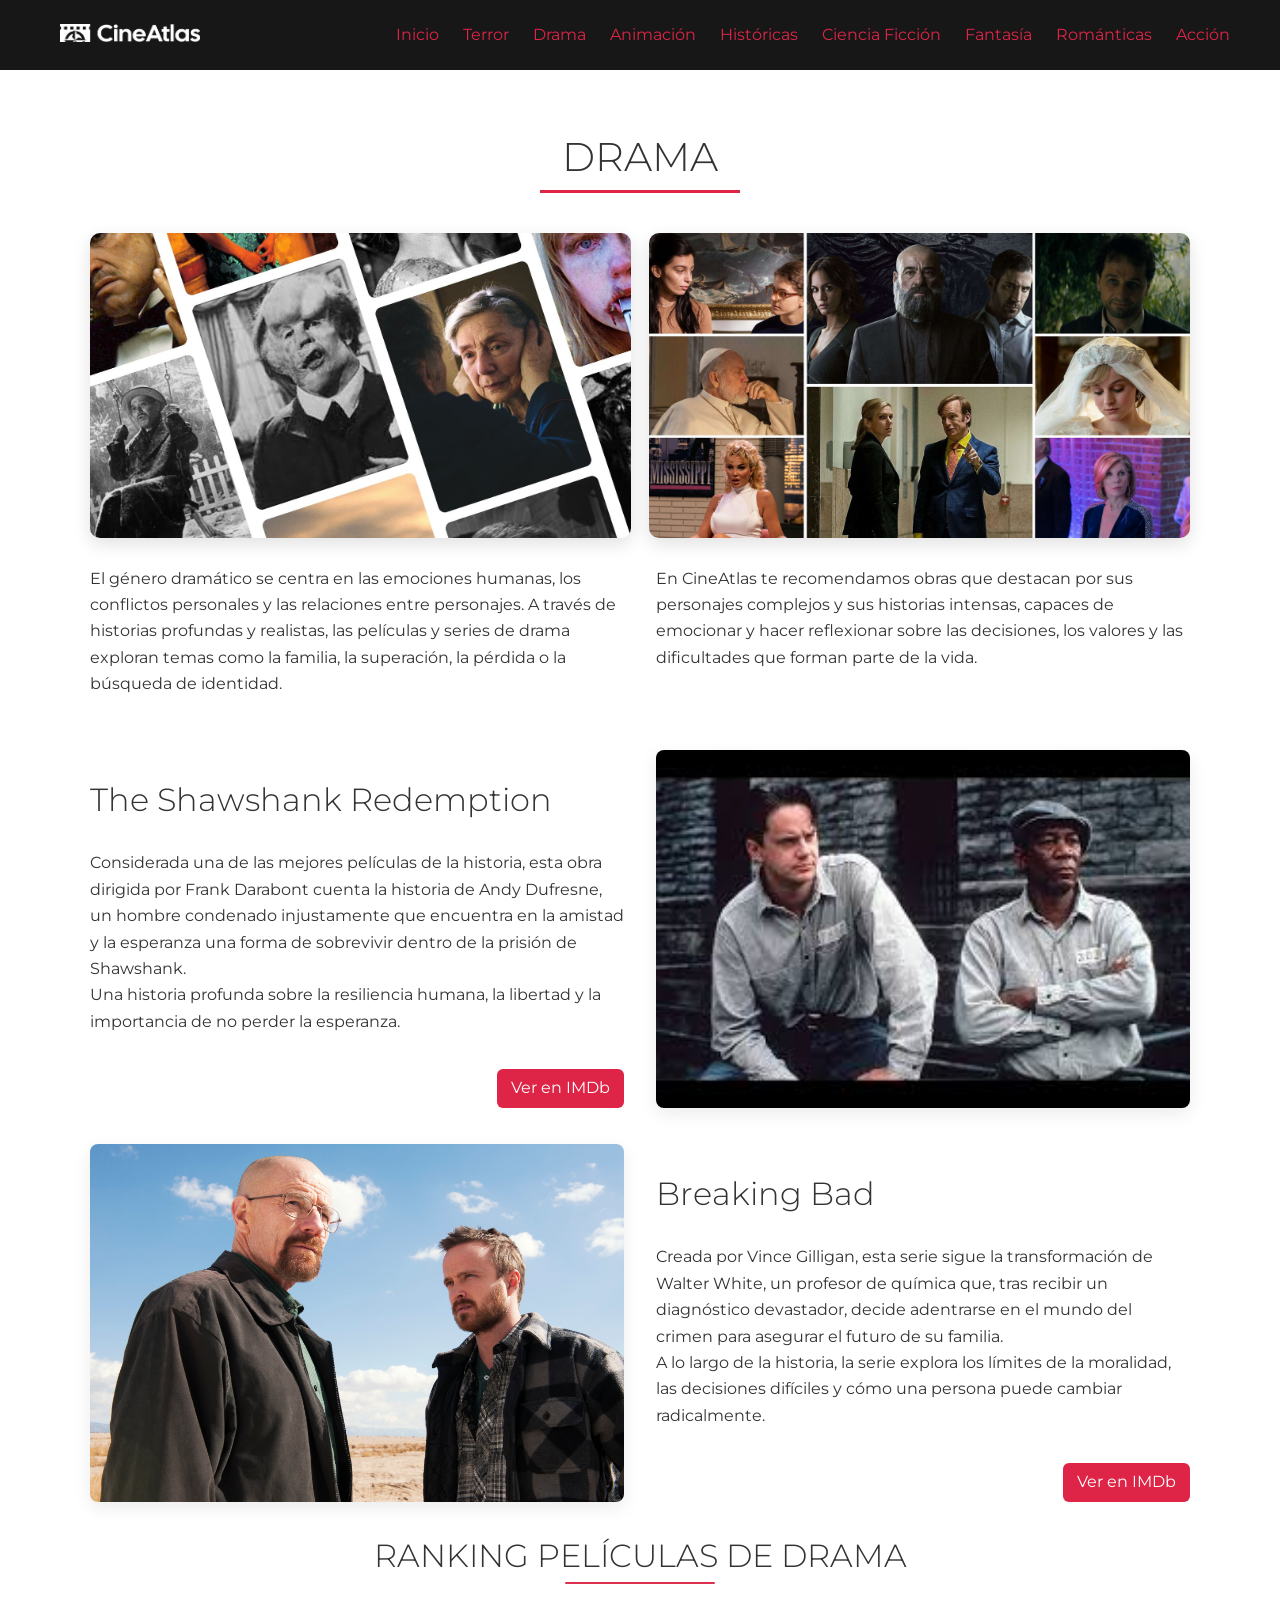
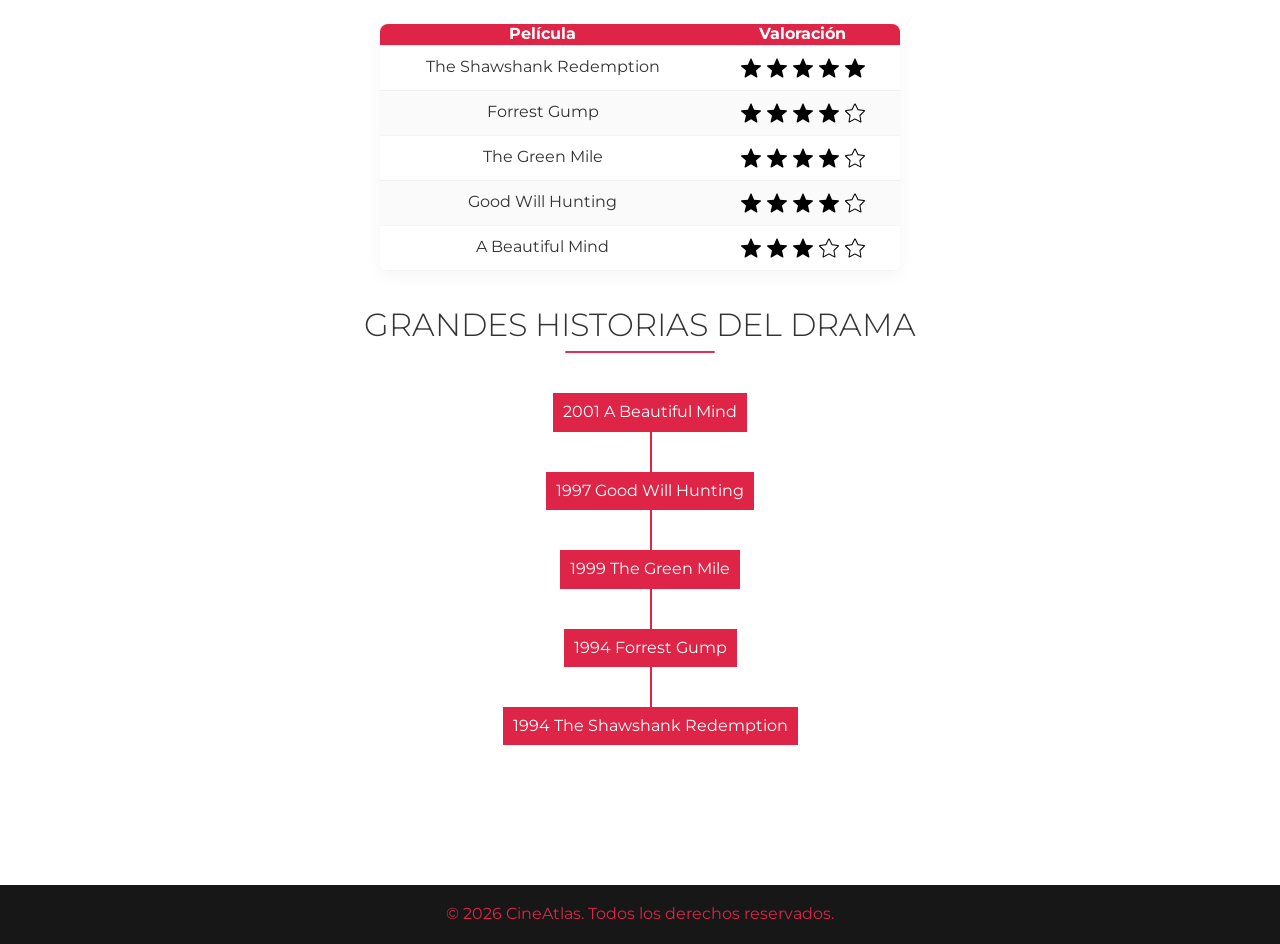
<file: pages/drama.html>
<!DOCTYPE html>
<html lang="ES">
    <head>
        <meta charset="utf-8">
        <meta http-equiv="X-UA-Compatible" content="IE=edge">
        <title>Drama - CineAtlas</title>
        <meta name="description" content="Descubre las mejores series y películas de drama recomendadas en CineAtlas.">
        <meta name="viewport" content="width=device-width, initial-scale=1">
        <!-- Favicons -->
        <link rel="icon" href="../favicon.ico" sizes="any">
        <link rel="icon" type="image/png" sizes="16x16" href="../assets/icons/favicon-16x16.png">
        <link rel="icon" type="image/png" sizes="32x32" href="../assets/icons/favicon-32x32.png">
        <link rel="apple-touch-icon" sizes="180x180" href="../assets/icons/apple-touch-icon.png">
        <link rel="manifest" href="../assets/icons/site.webmanifest">
        <link rel="stylesheet" href="../src/css/normalize.css">
        <link rel="stylesheet" href="../src/css/main.css">
        <link rel="stylesheet" href="../src/css/drama.css">
    </head>
    <body>
        <header>
            <nav id="menu">
                <a href="../index.html"><img id="logo" alt="CineAtlas Logo" src="../assets/img/logo_white.png"></a>
                <ul>
                    <li><a href="../index.html">Inicio</a></li>
                    <li><a href="../pages/terror.html">Terror</a></li>
                    <li><a href="../pages/drama.html">Drama</a></li>
                    <li><a href="../pages/animacion.html">Animación</a></li>
                    <li><a href="../pages/historicas.html">Históricas</a></li>
                    <li><a href="../pages/cienciaficcion.html">Ciencia Ficción</a></li>
                    <li><a href="../pages/fantasia.html">Fantasía</a></li>
                    <li><a href="../pages/romanticas.html">Románticas</a></li>
                    <li><a href="../pages/accion.html">Acción</a></li>
                </ul>
            </nav>
        </header>
        <main class="genre-page">
            <div class="container">
                <section class="genre" id="drama">
                    <!-- Título de la sección -->
                    <h2 class="section-title">Drama</h2>

                    <!-- INTRO -->
                    <section class="intro" aria-label="Introducción del género Drama">
                        <div class="intro__images">
                            <div class="intro__image">
                                <img src="../assets/img/drama/1.jpeg" alt="Recopilación de imágenes de películas y series de Drama">
                            </div>
                            <div class="intro__image">
                                <img src="../assets/img/drama/2.jpeg" alt="Recopilación de imágenes de películas y series de Drama">
                            </div>
                        </div>

                        <div class="intro__text">
                            <p>
                               El género dramático se centra en las emociones humanas, los conflictos personales
                                y las relaciones entre personajes. A través de historias profundas y realistas,
                                las películas y series de drama exploran temas como la familia, la superación,
                                la pérdida o la búsqueda de identidad. 
                            </p>

                            <p>
                                En CineAtlas te recomendamos obras que destacan por sus personajes complejos
                                y sus historias intensas, capaces de emocionar y hacer reflexionar sobre
                                las decisiones, los valores y las dificultades que forman parte de la vida.
                            </p>
                        </div>
                    </section>

                    <!-- CATÁLOGO -->
                    <section class="catalogo" aria-label="Películas y series de Drama">
                        <article class="item">
                            <div class="item__texto">
                                <h3 class="item__titulo">The Shawshank Redemption</h3>
                                <p class="item__desc">
                                    Considerada una de las mejores películas de la historia, esta obra dirigida por Frank Darabont
                                    cuenta la historia de Andy Dufresne, un hombre condenado injustamente que encuentra en la amistad
                                    y la esperanza una forma de sobrevivir dentro de la prisión de Shawshank. <br>
                                    Una historia profunda sobre la resiliencia humana, la libertad y la importancia de no perder la esperanza.
                                </p>

                                <a class="btn item__btn"
                                    href="https://www.imdb.com/es-es/title/tt0111161/"
                                    target="_blank"
                                    rel="noopener noreferrer">
                                    Ver en IMDb
                                </a>
                            </div>

                            <div class="item__media">
                                <img class="item__img" src="../assets/img/drama/the-shawshank-redemption.jpeg" alt="The Shawshank Redemption">
                            </div>
                        </article>

                        <article class="item">
                            <div class="item__texto">
                                <h3 class="item__titulo">Breaking Bad</h3>
                                <p class="item__desc">
                                    Creada por Vince Gilligan, esta serie sigue la transformación de Walter White,
                                    un profesor de química que, tras recibir un diagnóstico devastador,
                                    decide adentrarse en el mundo del crimen para asegurar el futuro de su familia. <br>
                                    A lo largo de la historia, la serie explora los límites de la moralidad,
                                    las decisiones difíciles y cómo una persona puede cambiar radicalmente.
                                </p>

                                <a class="btn item__btn"
                                    href="https://www.imdb.com/es-es/title/tt0903747/"
                                    target="_blank"
                                    rel="noopener noreferrer">
                                    Ver en IMDb
                                </a>
                            </div>

                            <div class="item__media">
                                <img class="item__img" src="../assets/img/drama/breaking-bad.jpg" alt="Breaking Bad">
                            </div>
                        </article>
                    </section>
                </section>
            
                <!-- RANKING -->
                <section class="ranking">
                    <h3 class="section-title">Ranking Películas de Drama</h3>
                    <table>
                        <thead>
                            <tr>
                                <th>Película</th>
                                <th>Valoración</th>
                            </tr>
                        </thead>
                        <tbody>
                            <tr>
                                <td>The Shawshank Redemption</td>
                                <td>
                                    <div class="rating">
                                        <div class="rating-star-filled"></div>
                                        <div class="rating-star-filled"></div>
                                        <div class="rating-star-filled"></div>
                                        <div class="rating-star-filled"></div>
                                        <div class="rating-star-filled"></div>
                                    </div>
                                </td>
                            </tr>
                            <tr>
                                <td>Forrest Gump</td>
                                <td>
                                    <div class="rating">
                                        <div class="rating-star-filled"></div>
                                        <div class="rating-star-filled"></div>
                                        <div class="rating-star-filled"></div>
                                        <div class="rating-star-filled"></div>
                                        <div class="rating-star"></div>
                                    </div>
                                </td>
                            </tr>
                            <tr>
                                <td>The Green Mile</td>
                                <td>
                                    <div class="rating">
                                        <div class="rating-star-filled"></div>
                                        <div class="rating-star-filled"></div>
                                        <div class="rating-star-filled"></div>
                                        <div class="rating-star-filled"></div>
                                        <div class="rating-star"></div>
                                    </div>
                                </td>
                            </tr>
                            <tr>
                                <td>Good Will Hunting</td>
                                <td>
                                    <div class="rating">
                                        <div class="rating-star-filled"></div>
                                        <div class="rating-star-filled"></div>
                                        <div class="rating-star-filled"></div>
                                        <div class="rating-star-filled"></div>
                                        <div class="rating-star"></div>
                                    </div>
                                </td>
                            </tr>
                            <tr>
                                <td>A Beautiful Mind</td>
                                <td>
                                    <div class="rating">
                                        <div class="rating-star-filled"></div>
                                        <div class="rating-star-filled"></div>
                                        <div class="rating-star-filled"></div>
                                        <div class="rating-star"></div>
                                        <div class="rating-star"></div>
                                    </div>
                                </td>
                            </tr>
                        </tbody>
                    </table>
                </section>

                <!-- TIMELINE -->
                <section class="timeline">
                    <h3 class="section-title">Grandes historias del drama</h3>
                    <ul>
                        <li><span class="year">2001</span> <span class="titulo">A Beautiful Mind</span></li>
                        <li><span class="year">1997</span> <span class="titulo">Good Will Hunting</span></li>
                        <li><span class="year">1999</span> <span class="titulo">The Green Mile</span></li>
                        <li><span class="year">1994</span> <span class="titulo">Forrest Gump</span></li>
                        <li><span class="year">1994</span> <span class="titulo">The Shawshank Redemption</span></li>
                    </ul>
                </section>
            </div>
        </main>
        <footer>
            <p>&copy; 2026 CineAtlas. Todos los derechos reservados.</p>
        </footer>
        <script src="../src/js/main.js" async defer></script>
    </body>
</html>
</file>
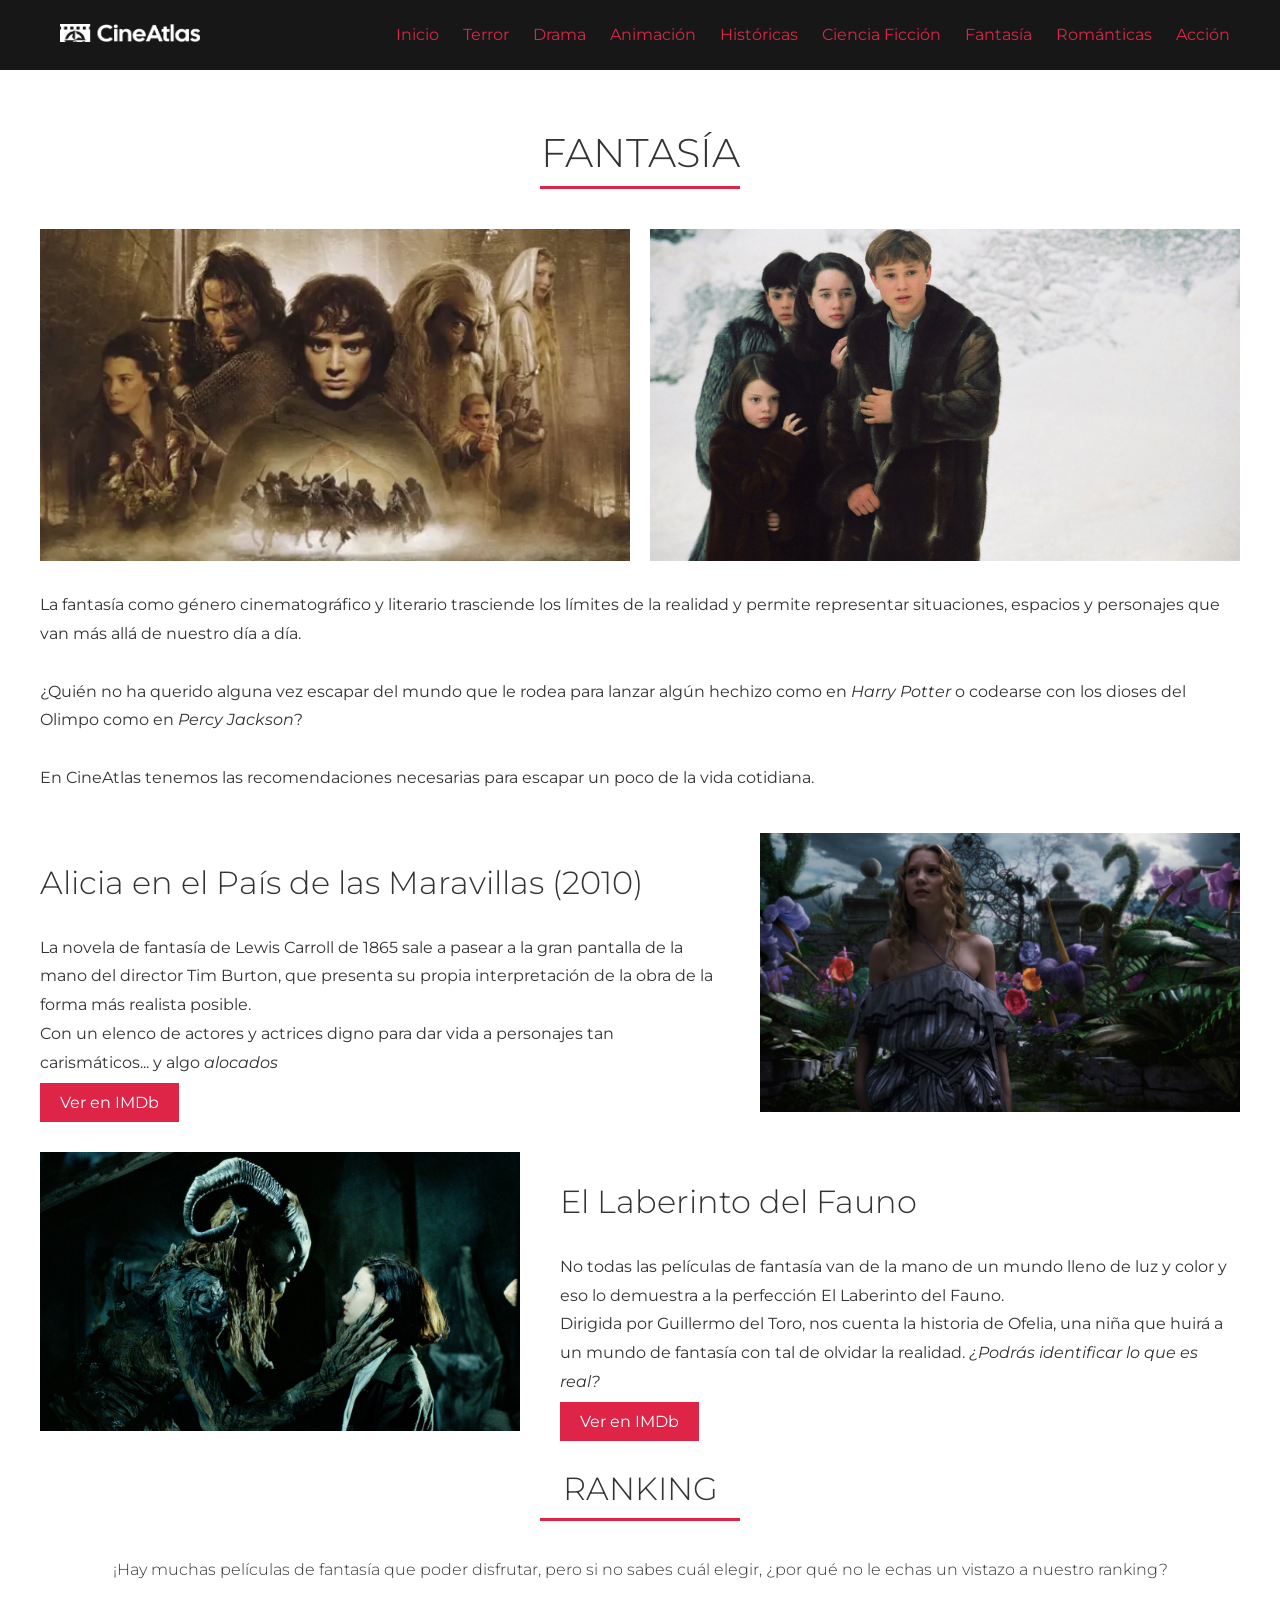
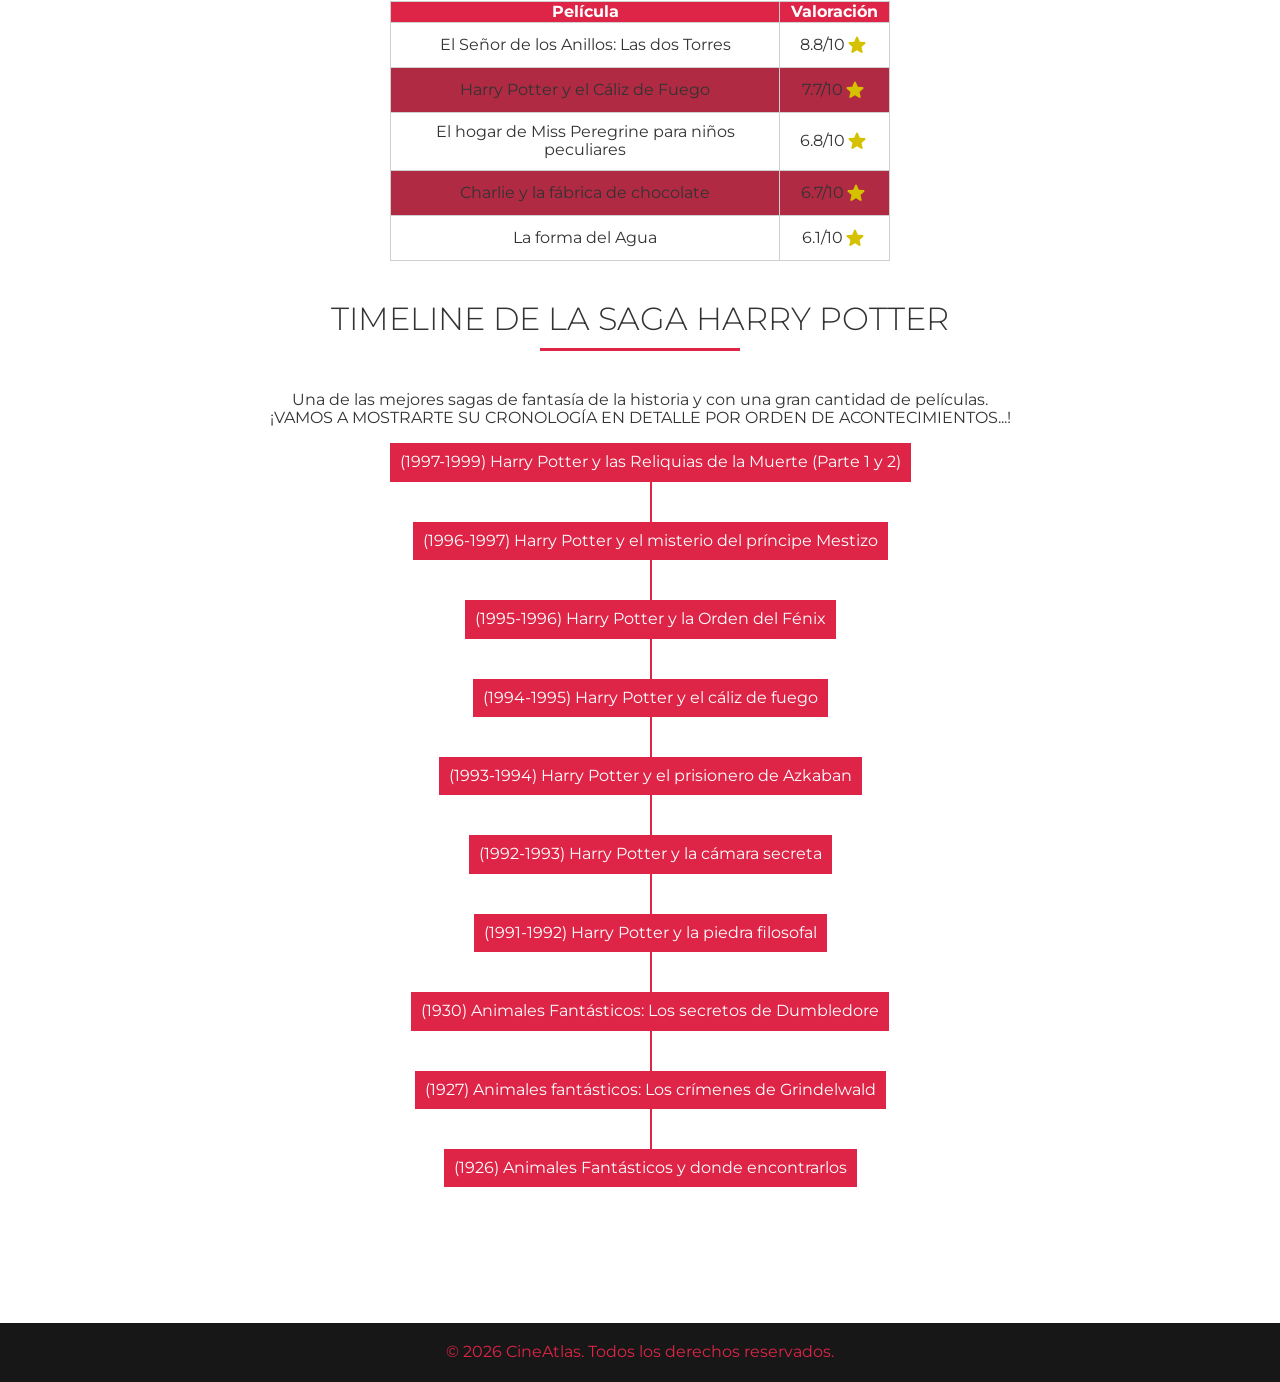
<file: pages/fantasia.html>
<!DOCTYPE html>
<!--[if lt IE 7]>      <html class="no-js lt-ie9 lt-ie8 lt-ie7"> <![endif]-->
<!--[if IE 7]>         <html class="no-js lt-ie9 lt-ie8"> <![endif]-->
<!--[if IE 8]>         <html class="no-js lt-ie9"> <![endif]-->
<!--[if gt IE 8]>      <html class="no-js"> <!-[endif]-->

<!--Declaración del idioma utilizado para la configuración adecuada del HTML-->
<html lang="es">
    <head>
        <!--Configuración predeterminada para soportar tildes y caracteres especiales-->
        <meta charset="utf-8">
        <!--Compatibilidad con Internet Explorer-->
        <meta http-equiv="X-UA-Compatible" content="IE=edge">
        <!--Titulo de la pestaña del navegador-->
        <title>Fantasía - CineAtlas</title>
        <!--Descripción para la búsqueda-->
        <meta name="description" content="¡Echa un vistazo a las mejores recomendaciones de películas y series de fantasía de CineAtlas!">
        <!--Diseño responsive para que se adapte la página al ancho del dispositivo que la abre-->
        <meta name="viewport" content="width=device-width, initial-scale=1">

        <!-- Favicons: iconos que aparecen en la pestaña del navegador -->
        <link rel="icon" href="../favicon.ico" sizes="any">
        <link rel="icon" type="image/png" sizes="16x16" href="../assets/icons/favicon-16x16.png">
        <link rel="icon" type="image/png" sizes="32x32" href="../assets/icons/favicon-32x32.png">
        <!--Este icono es especial para los dispositivos de Apple-->
        <link rel="apple-touch-icon" sizes="180x180" href="../assets/icons/apple-touch-icon.png">
        <!--Manifest para comportamiento PWA: es un archivo JSON que le dice al navegador cómo debe comportarse la web cuando un usuario la instala como aplicación en su dispositivo (móvil o escritorio).-->
        <link rel="manifest" href="../assets/icons/site.webmanifest">
        <!--Link referencia a los diferentes css. Normalize resetea los estilos del navegador, main son los estilos globales y fantasia.css son los estilos propios de la página-->
        <link rel="stylesheet" href="../src/css/normalize.css">
        <link rel="stylesheet" href="../src/css/main.css">
        <link rel="stylesheet" href="../src/css/fantasia.css">
    </head>

    <!--Cabecera de la página con la barra de navegación-->
    <body>
        <header>
            <nav id="menu">
                <!--Este logo redirige a la página de inicio gracias al link con index-->
                <a href="../index.html"><img id="logo" alt="CineAtlas Logo" src="../assets/img/logo_white.png"></a>
                <ul> <!--Esta lista desorganizada <ul> constituye el menu de navegación con los enlaces a todas las páginas de género-->
                    <li><a href="../index.html">Inicio</a></li>
                    <li><a href="../pages/terror.html">Terror</a></li>
                    <li><a href="../pages/drama.html">Drama</a></li>
                    <li><a href="../pages/animacion.html">Animación</a></li>
                    <li><a href="../pages/historicas.html">Históricas</a></li>
                    <li><a href="../pages/cienciaficcion.html">Ciencia Ficción</a></li>
                    <li><a href="../pages/fantasia.html">Fantasía</a></li>
                    <li><a href="../pages/romanticas.html">Románticas</a></li>
                    <li><a href="../pages/accion.html">Acción</a></li>
                </ul>
            </nav>
        </header>

        <!--CONTENIDO PRINCIPAL DE LA PÁGINA WEB-->
        <main class="genre-page">
            <!--"Contenedor" centrado cuyo ancho máximo se ha definido en el css correspondiente para priorizar buena visibilidad en todo su contenido-->
            <div class="container">
                <!--Sección principal del género de fantasía-->
                <section  class="genre" id="fantasia">

                    <!--Título de la sección y el que se va a mostrar -->
                    <h2 class="section-title">FANTASÍA</h2>

                    <!--Sección de introducción al género fantasía con su respectivo texto e imágenes a modo de presentación-->
                    <section class="intro" aria-label="Introducción del género fantástico">
                        <!--Bloque de imágenes ilustrativas + descripción de cada una de ellas-->
                        <div class="intro__images">
                            <div class="intro__image">
                                <img src="../assets/img/fantasia/loftr.jpg" alt="Primer poster de la película El señor de los Anillos">
                            </div>
                            <div class="intro__image">
                                <img src="../assets/img/fantasia/narnia.jpg" alt="Elenco principal de la película Las Crónicas de Narnia: El Leon, la bruja y el armario">
                            </div>
                        </div>
                        <!--Texto introductorio del género de fantasía-->
                        <div class="intro__text">
                            <p class="text-center">
                                La fantasía como género cinematográfico y literario trasciende los límites de la realidad y permite representar situaciones, espacios y personajes que van más allá de nuestro día a día. <br><br>

                                ¿Quién no ha querido alguna vez escapar del mundo que le rodea para lanzar algún hechizo como en <em>Harry Potter</em>
                                o codearse con los dioses del Olimpo como en <em>Percy Jackson</em>? <br><br> <!--Se han utilizado etiquetas especiales de texto para aclarar títulos de películas. Y break points para cortar la continuación del texto-->

                                En CineAtlas tenemos las recomendaciones necesarias para escapar un poco de la vida cotidiana.

                            </p>

                        </div>

                    </section>

                    <!--Catalogo de dos películas recomendadas del genero fantasia-->
                    <section class="catalogo" aria-label="Películas de fantasía">
                        <!--Primera película. Cada <article> representa una "tarjeta" de presentación de una sola película-->
                        <article class="item">
                            <!--Bloque de texto con título, descripción y enlace de la película en un botón-->
                            <div class="item_texto">
                                <h3 class="item_titulo">Alicia en el País de las Maravillas (2010)</h3>
                                <p class="item_desc">

                                    La novela de fantasía de Lewis Carroll de 1865 sale a pasear a la gran pantalla de la mano del director Tim Burton,
                                    que presenta su propia interpretación de la obra de la forma más realista posible. <br>
                                    Con un elenco de actores y actrices digno para dar vida a personajes tan carismáticos... y algo <em>alocados</em>

                                </p>
                                <!--Este es el botón de enlace externo a la ficha en IMDb de la película. Se abrirá en una nueva pestaña-->
                                <a class="btn item_btn"
                                    href=https://www.imdb.com/title/tt1014759/
                                    target="_blank"
                                    rel="noopener noreferrer">
                                    Ver en IMDb

                                </a>
                            </div>

                            <!--Imagen escogida de la película-->
                            <div class="item__media">
                                <img class="item__img" src="../assets/img/fantasia/alicewonderland.jpg" alt="Alicia en el Pais de las Maravillas">
                            </div>

                        </article>

                        <!--Esto sería el bloque de la segunda película escogida que sigue, exactamente, la misma nomenclatura que la anterior-->
                        <article class="item">
                            <div class="item_texto">
                                <h3 class="item_titulo">El Laberinto del Fauno</h3>
                                <p class="item_desc">

                                    No todas las películas de fantasía van de la mano de un mundo lleno de luz y color y eso lo demuestra a la perfección El Laberinto del Fauno.<br>
                                    Dirigida por Guillermo del Toro, nos cuenta la historia de Ofelia, una niña que huirá a un mundo de fantasía con tal de olvidar la realidad.
                                    <em>¿Podrás identificar lo que es real?</em> 

                                </p>

                                <a class="btn item_btn"
                                    href=https://www.imdb.com/es-es/title/tt0457430/
                                    target="_blank"
                                    rel="noopener noreferrer">
                                    Ver en IMDb

                                </a>
                            </div>

                            <div class="item__media">
                                <img class="item__img" src="../assets/img/fantasia/fauno.jpg" alt="Alicia en el Pais de las Maravillas">
                            </div>
                        </article>
                    </section>

                    <!--Ranking en forma de tabla de algunas películas del género mejor valoradas y que recomendamos cada uno-->
                    <section class="ranking">
                        <h3 class="section-title"> Ranking </h3>
                        <!--Texto introductorio al ranking modificado con su respectivo css-->
                        <h4 class="section-subtitle"> ¡Hay muchas películas de fantasía que poder disfrutar, pero si no sabes cuál elegir, ¿por qué no le echas un vistazo a nuestro ranking?</h4>
                    
                <table>
                    <thead>
                        <tr> <!--Cada columna que se va a representar en la tabla-->
                            <th>Película</th>
                            <th>Valoración</th>
                        </tr>
                    </thead>
                    <tbody>
                        <tr>
                            <!--Se escribe cada una de las películas recomendades + icono de estrella SVG para adornar la puntuación 
                            Cada película tendrá exactamente la misma estructura dentro de la tabla o no se vería bien visualmente. Además de usar el mismo icono-->
                            <td>El Señor de los Anillos: Las dos Torres</td>
                            <td><span class="valoracion">8.8/10 <svg xmlns="http://www.w3.org/2000/svg" width="24" height="24" class="icon_star"
                                        viewBox="0 0 24 24" fill="currentColor" role="presentation">
                                        <path
                                            d="M12 17.27l4.15 2.51c.76.46 1.69-.22 1.49-1.08l-1.1-4.72 3.67-3.18c.67-.58.31-1.68-.57-1.75l-4.83-.41-1.89-4.46c-.34-.81-1.5-.81-1.84 0L9.19 8.63l-4.83.41c-.88.07-1.24 1.17-.57 1.75l3.67 3.18-1.1 4.72c-.2.86.73 1.54 1.49 1.08l4.15-2.5z">
                                        </path>
                                    </svg></span></td>
                        </tr>
                        <tr>
                            <td>Harry Potter y el Cáliz de Fuego</td>
                            <td><span class="valoracion">7.7/10 <svg xmlns="http://www.w3.org/2000/svg" width="24" height="24" class="icon_star"
                                        viewBox="0 0 24 24" fill="currentColor" role="presentation">
                                        <path
                                            d="M12 17.27l4.15 2.51c.76.46 1.69-.22 1.49-1.08l-1.1-4.72 3.67-3.18c.67-.58.31-1.68-.57-1.75l-4.83-.41-1.89-4.46c-.34-.81-1.5-.81-1.84 0L9.19 8.63l-4.83.41c-.88.07-1.24 1.17-.57 1.75l3.67 3.18-1.1 4.72c-.2.86.73 1.54 1.49 1.08l4.15-2.5z">
                                        </path>
                                    </svg></span></td>
                        </tr>
                        <tr>
                            <td>El hogar de Miss Peregrine para niños peculiares</td>
                            <td><span class="valoracion">6.8/10 <svg xmlns="http://www.w3.org/2000/svg" width="24" height="24" class="icon_star" viewBox="0 0 24 24" fill="currentColor" role="presentation">
                                <path
                                    d="M12 17.27l4.15 2.51c.76.46 1.69-.22 1.49-1.08l-1.1-4.72 3.67-3.18c.67-.58.31-1.68-.57-1.75l-4.83-.41-1.89-4.46c-.34-.81-1.5-.81-1.84 0L9.19 8.63l-4.83.41c-.88.07-1.24 1.17-.57 1.75l3.67 3.18-1.1 4.72c-.2.86.73 1.54 1.49 1.08l4.15-2.5z">
                                </path>
                            </svg></span></td>
                        </tr>

                        <tr>
                            <td>Charlie y la fábrica de chocolate</td>
                            <td><span class="valoracion">6.7/10 <svg xmlns="http://www.w3.org/2000/svg" width="24" height="24" class="icon_star" viewBox="0 0 24 24" fill="currentColor" role="presentation">
                                <path
                                    d="M12 17.27l4.15 2.51c.76.46 1.69-.22 1.49-1.08l-1.1-4.72 3.67-3.18c.67-.58.31-1.68-.57-1.75l-4.83-.41-1.89-4.46c-.34-.81-1.5-.81-1.84 0L9.19 8.63l-4.83.41c-.88.07-1.24 1.17-.57 1.75l3.67 3.18-1.1 4.72c-.2.86.73 1.54 1.49 1.08l4.15-2.5z">
                                </path>
                            </svg></span></td>
                        </tr>

                        <tr>
                            <td>La forma del Agua</td>
                            <td><span class="valoracion">6.1/10 <svg xmlns="http://www.w3.org/2000/svg" width="24" height="24" class="icon_star" viewBox="0 0 24 24" fill="currentColor" role="presentation">
                                <path
                                    d="M12 17.27l4.15 2.51c.76.46 1.69-.22 1.49-1.08l-1.1-4.72 3.67-3.18c.67-.58.31-1.68-.57-1.75l-4.83-.41-1.89-4.46c-.34-.81-1.5-.81-1.84 0L9.19 8.63l-4.83.41c-.88.07-1.24 1.17-.57 1.75l3.67 3.18-1.1 4.72c-.2.86.73 1.54 1.49 1.08l4.15-2.5z">
                                </path>
                            </svg></span></td>
                        </tr>
                    </tbody>
                </table>
            </section>

            <!--Aqui comienza la sección de Timeline. 
            Es decir, una lista organizada de películas recomendadas-->
            <section class="timeline">
                <!--Introducción a la lista-->
                <h3 class="section-title">Timeline de la saga Harry Potter</h3>
                <p class="section-subtitle">
                    <!--Pequeño texto explicativo de la lista-->
                    Una de las mejores sagas de fantasía de la historia y con una gran cantidad de películas. <br>
                    ¡VAMOS A MOSTRARTE SU CRONOLOGÍA EN DETALLE POR ORDEN DE ACONTECIMIENTOS...!

                </p>

                <!--Aqui comienza la verdadera lista-->
                <ul>


                    <li><span class="year">(1997-1999)</span> <span class="titulo">Harry Potter y las Reliquias de la Muerte (Parte 1 y 2)</span></li> <!--Se utiliza la etiqueta <span> para la modificación futura en CSS-->
                    <li><span class="year">(1996-1997)</span> <span class="titulo">Harry Potter y el misterio del príncipe Mestizo</span></li>
                    <li><span class="year">(1995-1996)</span> <span class="titulo">Harry Potter y la Orden del Fénix</span></li>
                    <li><span class="year">(1994-1995)</span> <span class="titulo">Harry Potter y el cáliz de fuego</span></li>
                    <li><span class="year">(1993-1994)</span> <span class="titulo">Harry Potter y el prisionero de Azkaban</span></li>
                    <li><span class="year">(1992-1993)</span> <span class="titulo">Harry Potter y la cámara secreta</span></li>
                    <li><span class="year">(1991-1992)</span> <span class="titulo">Harry Potter y la piedra filosofal</span></li>
                    <li><span class="year">(1930)</span> <span class="titulo">Animales Fantásticos: Los secretos de Dumbledore</span></li>
                    <li><span class="year">(1927)</span> <span class="titulo">Animales fantásticos: Los crímenes de Grindelwald</span></li>
                    <li><span class="year">(1926)</span> <span class="titulo">Animales Fantásticos y donde encontrarlos</span></li>
                </ul>
            </section>
            </section> <!--Fin de la sección .genre-->
        </div> <!--Fin del div .container-->
    </main>

    <!--Pie de página con copyright-->
    <footer>
        <p>&copy; 2026 CineAtlas. Todos los derechos reservados.</p>
    </footer>

    <!--Scrip principal que carga para no bloquear el renderizado -->
    <script src="../src/js/main.js" async defer></script>
</body>

</html>
</file>
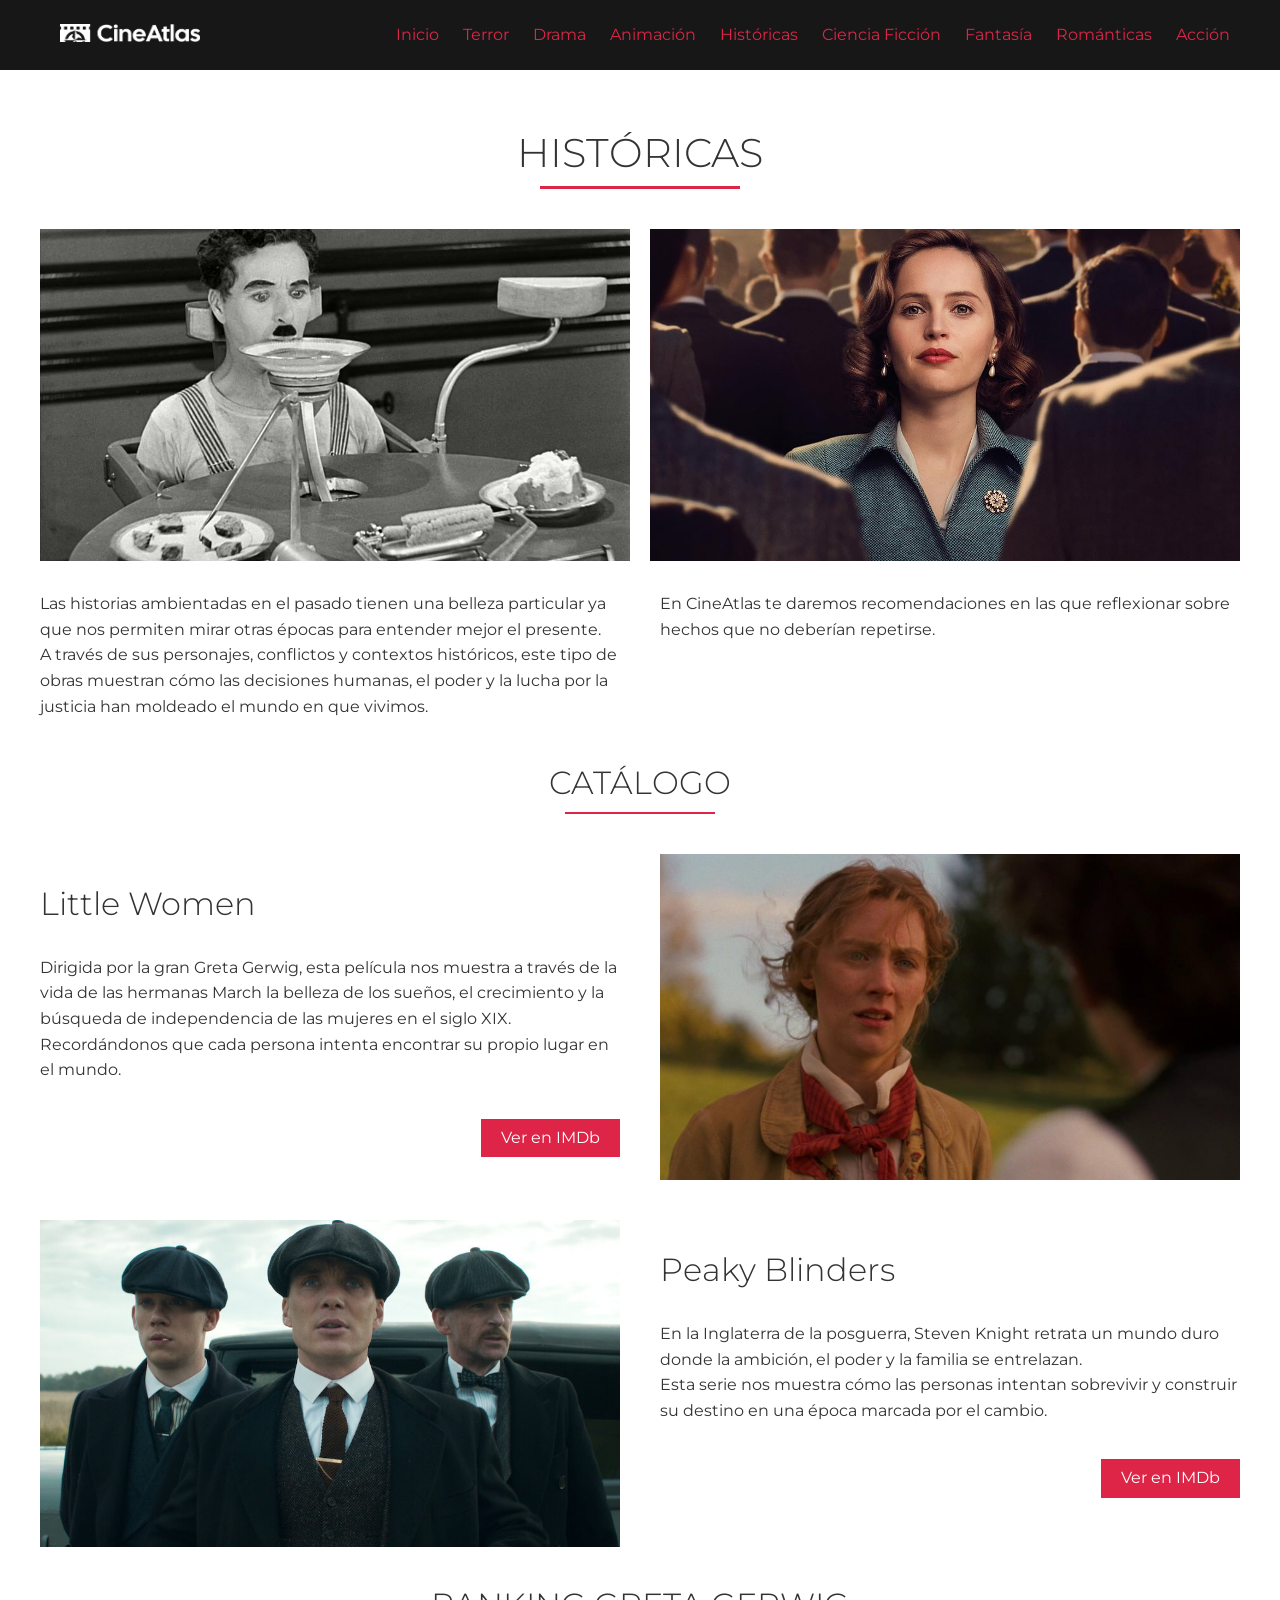
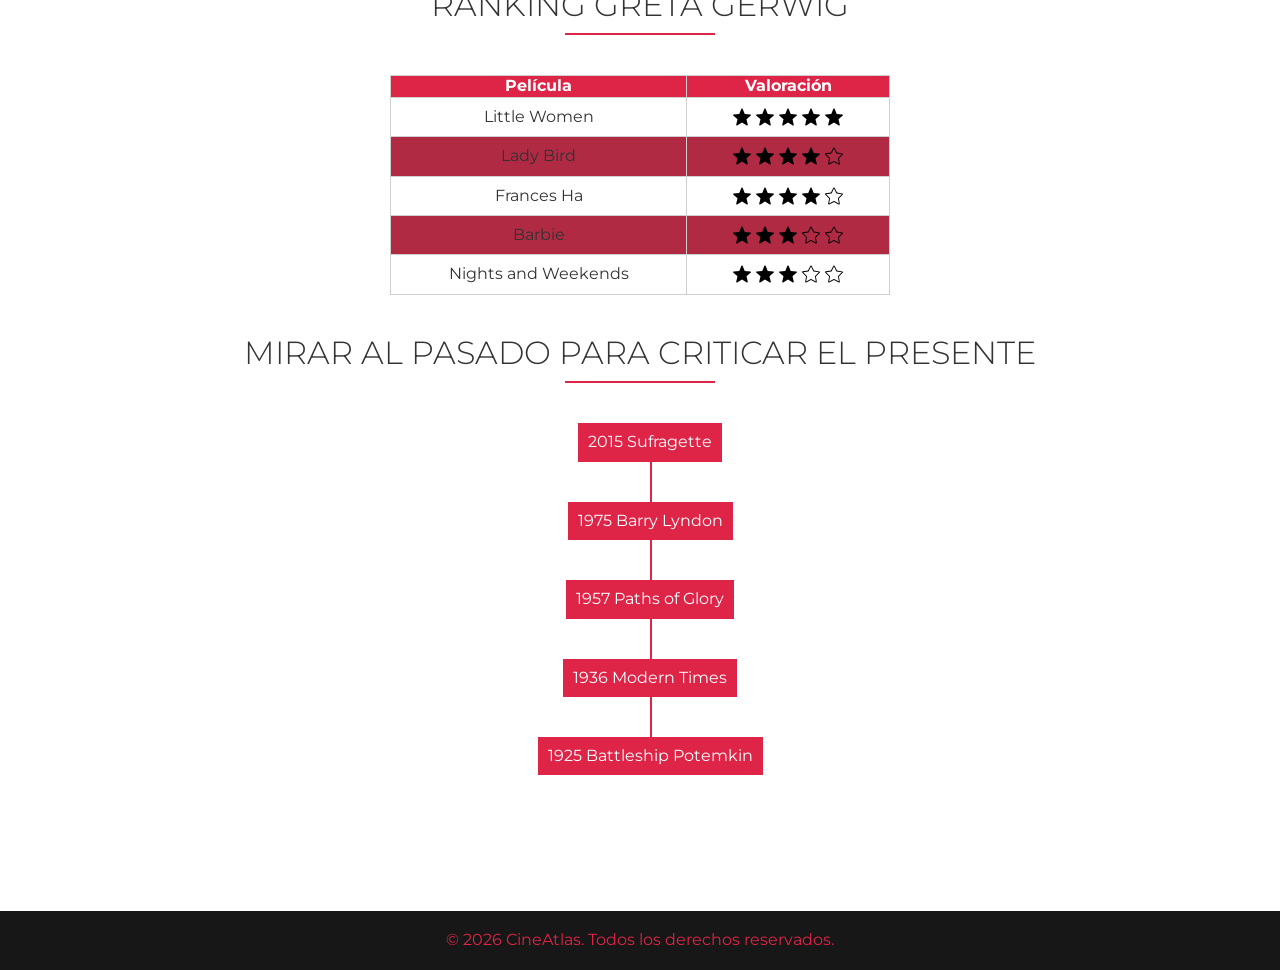
<file: pages/historicas.html>
<!doctype html>
<!--[if lt IE 7]>      <html class="no-js lt-ie9 lt-ie8 lt-ie7"> <![endif]-->
<!--[if IE 7]>         <html class="no-js lt-ie9 lt-ie8"> <![endif]-->
<!--[if IE 8]>         <html class="no-js lt-ie9"> <![endif]-->
<!--[if gt IE 8]>      <html class="no-js"> <![endif]-->
<html lang="es">
  <head>
    <meta charset="utf-8" />
    <meta http-equiv="X-UA-Compatible" content="IE=edge" />
    <title>Históricas - CineAtlas</title>
    <meta
      name="description"
      content="Descubre las mejores series y películas históricas recomendadas en CineAtlas."
    />
    <meta name="viewport" content="width=device-width, initial-scale=1" />
    <!-- Favicons -->
    <link rel="icon" href="../favicon.ico" sizes="any" />
    <link
      rel="icon"
      type="image/png"
      sizes="16x16"
      href="../assets/icons/favicon-16x16.png"
    />
    <link
      rel="icon"
      type="image/png"
      sizes="32x32"
      href="../assets/icons/favicon-32x32.png"
    />
    <link
      rel="apple-touch-icon"
      sizes="180x180"
      href="../assets/icons/apple-touch-icon.png"
    />
    <link rel="manifest" href="../assets/icons/site.webmanifest" />
    <link rel="stylesheet" href="../src/css/normalize.css" />
    <link rel="stylesheet" href="../src/css/main.css" />
    <link rel="stylesheet" href="../src/css/historicas.css" />
  </head>
  <body>
    <!--[if lt IE 7]>
      <p class="browsehappy">
        You are using an <strong>outdated</strong> browser. Please
        <a href="#">upgrade your browser</a> to improve your experience.
      </p>
    <![endif]-->
    <header>
      <nav id="menu">
        <a href="../index.html"
          ><img
            id="logo"
            alt="CineAtlas Logo"
            src="../assets/img/logo_white.png"
        /></a>
        <ul>
          <li><a href="../index.html">Inicio</a></li>
          <li><a href="../pages/terror.html">Terror</a></li>
          <li><a href="../pages/drama.html">Drama</a></li>
          <li><a href="../pages/animacion.html">Animación</a></li>
          <li><a href="../pages/historicas.html">Históricas</a></li>
          <li><a href="../pages/cienciaficcion.html">Ciencia Ficción</a></li>
          <li><a href="../pages/fantasia.html">Fantasía</a></li>
          <li><a href="../pages/romanticas.html">Románticas</a></li>
          <li><a href="../pages/accion.html">Acción</a></li>
        </ul>
      </nav>
    </header>
    <main class="genre-page">
      <div class="container">
        <section class="genre" id="historicas">
          <!-- Título de la sección -->
          <h2 class="section-title">Históricas</h2>

          <!-- INTRO -->
          <section
            class="intro"
            aria-label="Introducción del género Históricas"
          >
            <div class="intro__images">
              <div class="intro__image">
                <img
                  src="../assets/img/historicas/chaplin.jpg"
                  alt="Escena de la película Modern Times"
                />
              </div>
              <div class="intro__image">
                <img
                  src="../assets/img/historicas/cuestion_de_genero.jpg"
                  alt="Escena de la película Cuestión de género"
                />
              </div>
            </div>

            <div class="intro__text">
              <p>
                Las historias ambientadas en el pasado tienen una belleza
                particular ya que nos permiten mirar otras épocas para entender
                mejor el presente. <br />
                A través de sus personajes, conflictos y contextos históricos,
                este tipo de obras muestran cómo las decisiones humanas, el
                poder y la lucha por la justicia han moldeado el mundo en que
                vivimos.
              </p>

              <p>
                En CineAtlas te daremos recomendaciones en las que reflexionar
                sobre hechos que no deberían repetirse.
              </p>
            </div>
          </section>

          <!-- CATÁLOGO -->
          <h3 class="section-title">Catálogo</h3>
          <section class="catalogo" aria-label="Películas y series Históricas">
            <article class="item">
              <div class="item__texto">
                <h3 class="item__titulo">Little Women</h3>
                <p class="item__desc">
                  Dirigida por la gran Greta Gerwig, esta película nos muestra a
                  través de la vida de las hermanas March la belleza de los
                  sueños, el crecimiento y la búsqueda de independencia de las
                  mujeres en el siglo XIX. <br />
                  Recordándonos que cada persona intenta encontrar su propio
                  lugar en el mundo.
                </p>

                <a
                  class="btn item__btn"
                  href="https://www.imdb.com/es-es/title/tt3281548/"
                  target="_blank"
                  rel="noopener noreferrer"
                >
                  Ver en IMDb
                </a>
              </div>

              <div class="item__media">
                <img
                  class="item__img"
                  src="../assets/img/historicas/Little_Women_055.jpg"
                  alt="Mujercitas"
                />
              </div>
            </article>

            <article class="item">
              <div class="item__texto">
                <h3 class="item__titulo">Peaky Blinders</h3>
                <p class="item__desc">
                  En la Inglaterra de la posguerra, Steven Knight retrata un
                  mundo duro donde la ambición, el poder y la familia se
                  entrelazan. <br />
                  Esta serie nos muestra cómo las personas intentan sobrevivir y
                  construir su destino en una época marcada por el cambio.
                </p>

                <a
                  class="btn item__btn"
                  href="https://www.imdb.com/es-es/title/tt2442560/"
                  target="_blank"
                  rel="noopener noreferrer"
                >
                  Ver en IMDb
                </a>
              </div>

              <div class="item__media">
                <img
                  class="item__img"
                  src="../assets/img/historicas/peaky_blinders.jpg"
                  alt="Peaky Blinders"
                />
              </div>
            </article>
          </section>

          <!-- RANKING -->
          <section class="ranking">
            <h3 class="section-title">Ranking Greta Gerwig</h3>
            <table>
              <thead>
                <tr>
                  <th>Película</th>
                  <th>Valoración</th>
                </tr>
              </thead>
              <tbody>
                <tr>
                  <td>Little Women</td>
                  <td>
                    <div class="rating">
                      <div class="rating-star-filled"></div>
                      <div class="rating-star-filled"></div>
                      <div class="rating-star-filled"></div>
                      <div class="rating-star-filled"></div>
                      <div class="rating-star-filled"></div>
                    </div>
                  </td>
                </tr>
                <tr>
                  <td>Lady Bird</td>
                  <td>
                    <div class="rating">
                      <div class="rating-star-filled"></div>
                      <div class="rating-star-filled"></div>
                      <div class="rating-star-filled"></div>
                      <div class="rating-star-filled"></div>
                      <div class="rating-star"></div>
                    </div>
                  </td>
                </tr>
                <tr>
                  <td>Frances Ha</td>
                  <td>
                    <div class="rating">
                      <div class="rating-star-filled"></div>
                      <div class="rating-star-filled"></div>
                      <div class="rating-star-filled"></div>
                      <div class="rating-star-filled"></div>
                      <div class="rating-star"></div>
                    </div>
                  </td>
                </tr>
                <tr>
                  <td>Barbie</td>
                  <td>
                    <div class="rating">
                      <div class="rating-star-filled"></div>
                      <div class="rating-star-filled"></div>
                      <div class="rating-star-filled"></div>
                      <div class="rating-star"></div>
                      <div class="rating-star"></div>
                    </div>
                  </td>
                </tr>
                <tr>
                  <td>Nights and Weekends</td>
                  <td>
                    <div class="rating">
                      <div class="rating-star-filled"></div>
                      <div class="rating-star-filled"></div>
                      <div class="rating-star-filled"></div>
                      <div class="rating-star"></div>
                      <div class="rating-star"></div>
                    </div>
                  </td>
                </tr>
              </tbody>
            </table>
          </section>

          <!-- TIMELINE -->
          <section class="timeline">
            <h3 class="section-title">
              Mirar al pasado para criticar el presente
            </h3>
            <ul>
              <li>
                <span class="year">2015</span>
                <span class="titulo">Sufragette</span>
              </li>
              <li>
                <span class="year">1975</span>
                <span class="titulo">Barry Lyndon</span>
              </li>
              <li>
                <span class="year">1957</span>
                <span class="titulo">Paths of Glory</span>
              </li>
              <li>
                <span class="year">1936</span>
                <span class="titulo">Modern Times</span>
              </li>
              <li>
                <span class="year">1925</span>
                <span class="titulo">Battleship Potemkin</span>
              </li>
            </ul>
          </section>
        </section>
      </div>
    </main>
    <footer>
      <p>&copy; 2026 CineAtlas. Todos los derechos reservados.</p>
    </footer>
    <script src="../src/js/main.js" async defer></script>
  </body>
</html>
</file>
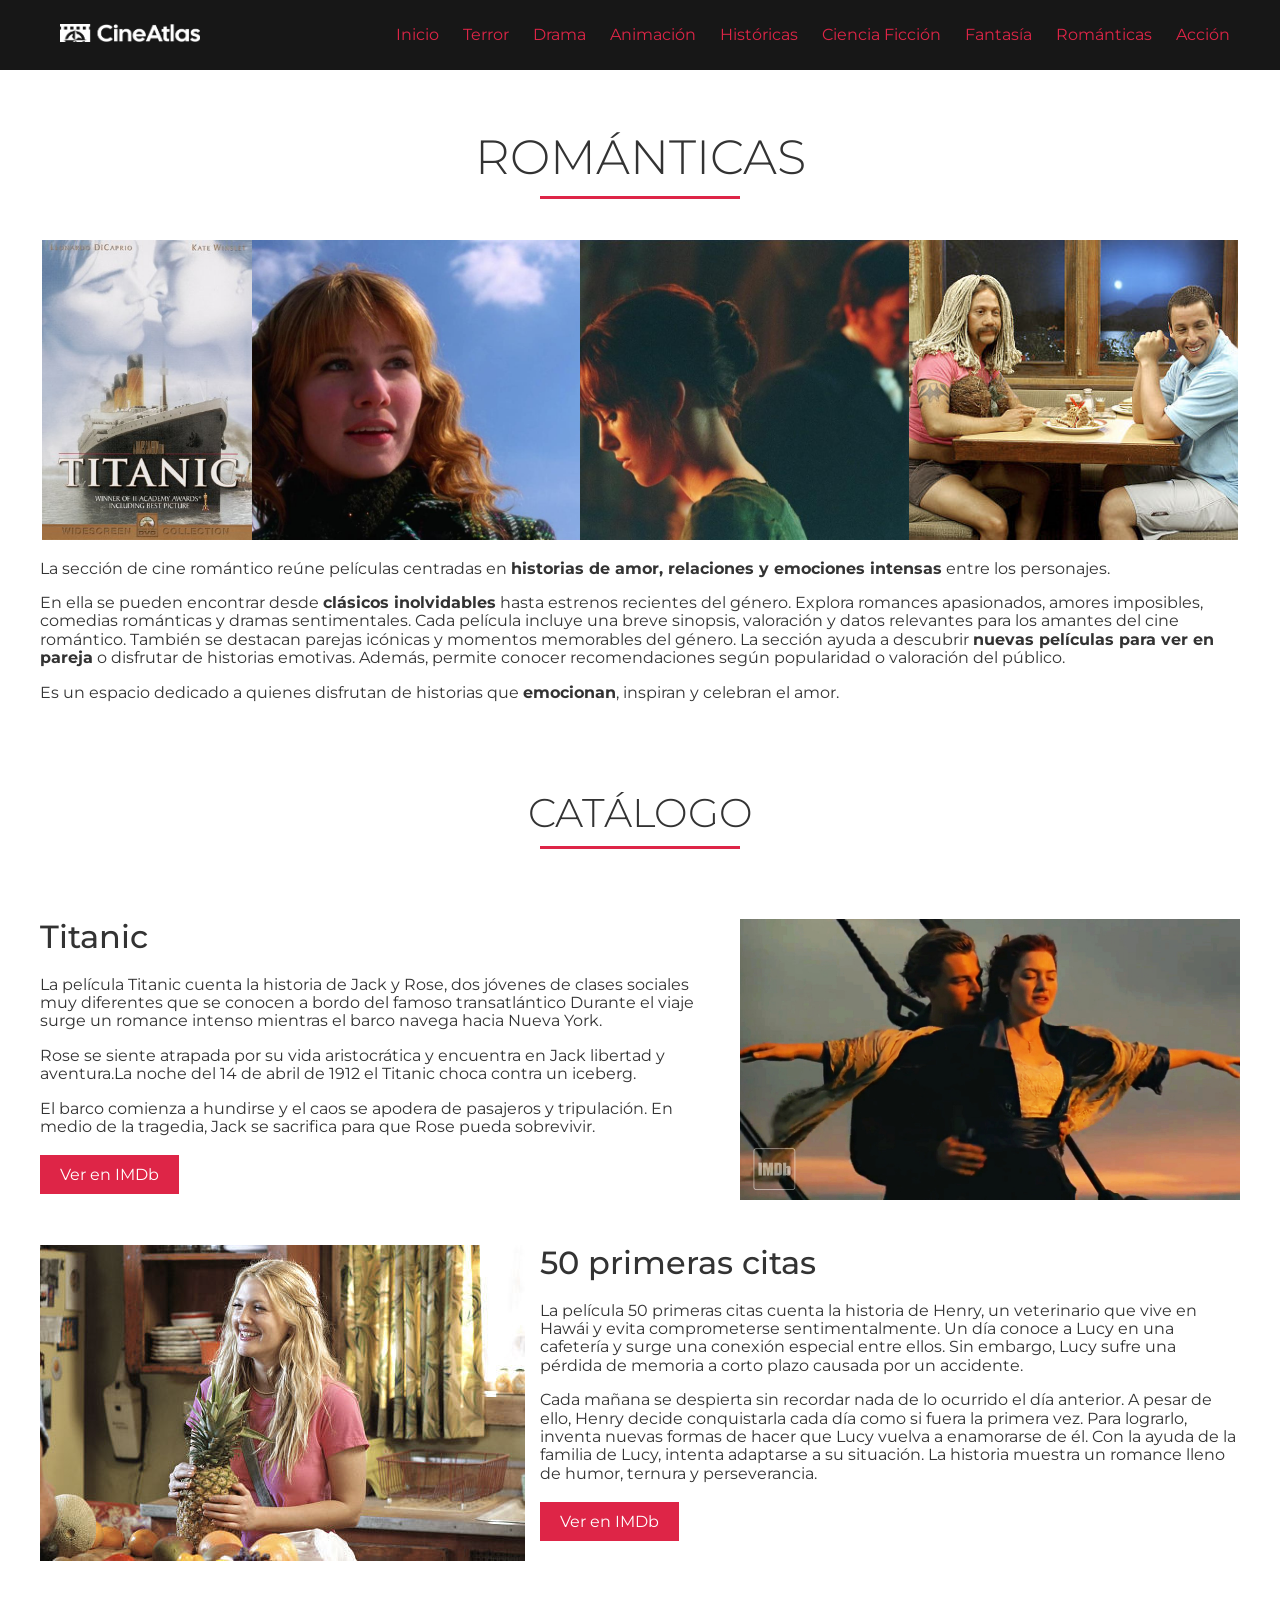
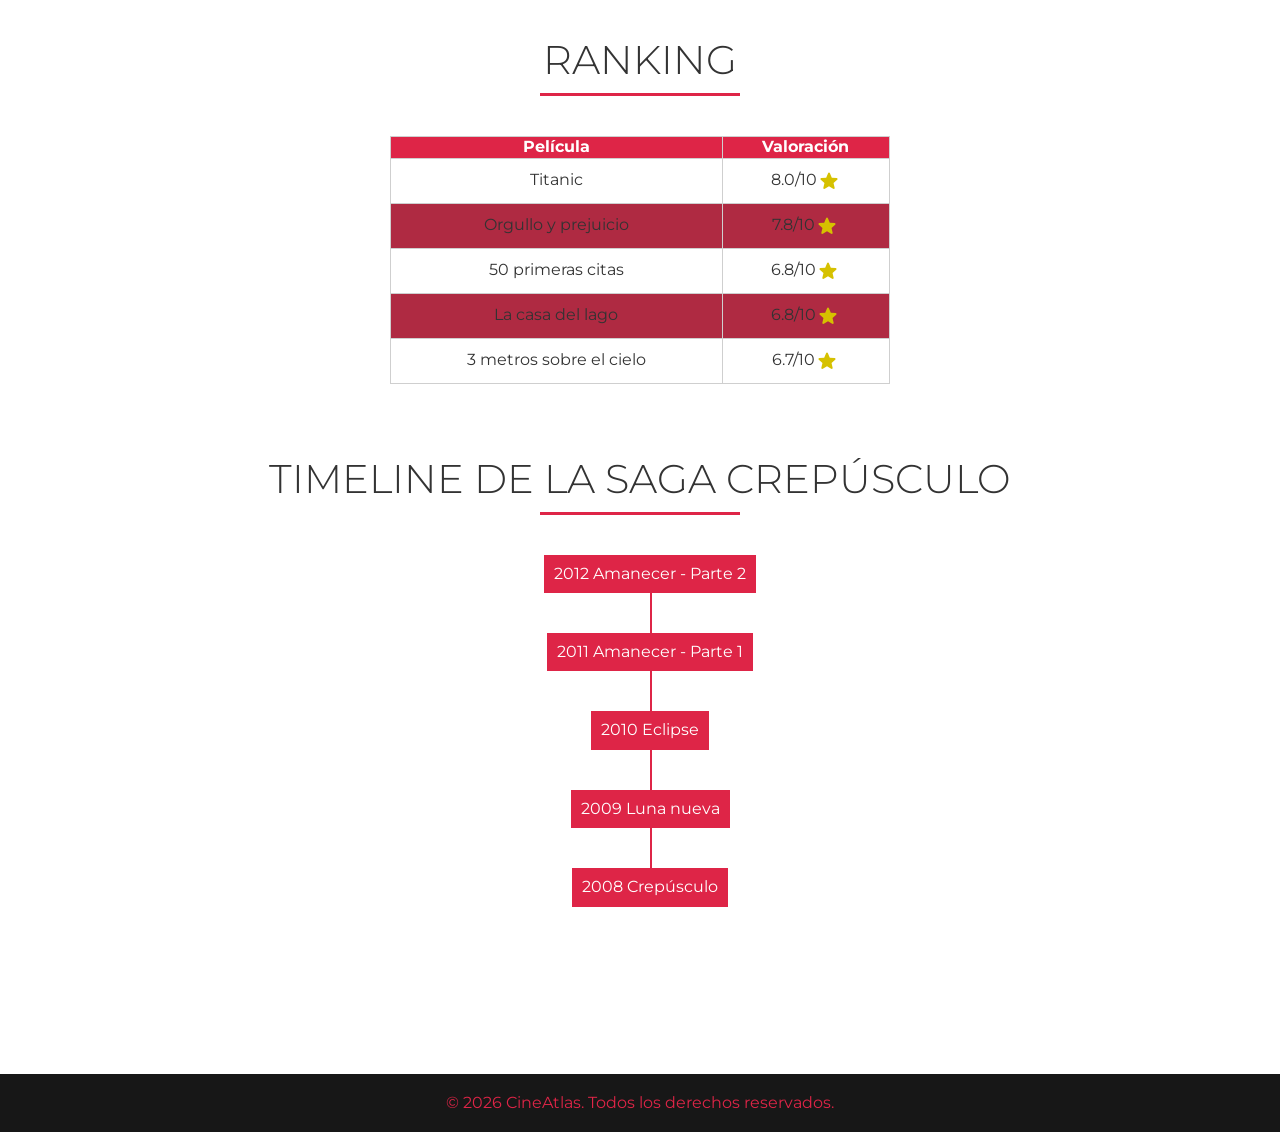
<file: pages/romanticas.html>
<!DOCTYPE html>
<!--[if lt IE 7]>      <html class="no-js lt-ie9 lt-ie8 lt-ie7"> <![endif]-->
<!--[if IE 7]>         <html class="no-js lt-ie9 lt-ie8"> <![endif]-->
<!--[if IE 8]>         <html class="no-js lt-ie9"> <![endif]-->
<!--[if gt IE 8]>      <html class="no-js"> <![endif]-->
<html lang="es">

<head>
    <!-- Metadatos del documento -->
    <meta charset="utf-8">
    <meta http-equiv="X-UA-Compatible" content="IE=edge">
    <title>Accion - CineAtlas</title>
    <meta name="description" content="Descubre las mejores series y películas de acción recomendadas en CineAtlas.">
    <meta name="viewport" content="width=device-width, initial-scale=1">
    <!-- Favicons e iconos para diferentes dispositivos -->
    <link rel="icon" href="../favicon.ico" sizes="any">
    <link rel="icon" type="image/png" sizes="16x16" href="../assets/icons/favicon-16x16.png">
    <link rel="icon" type="image/png" sizes="32x32" href="../assets/icons/favicon-32x32.png">
    <link rel="apple-touch-icon" sizes="180x180" href="../assets/icons/apple-touch-icon.png">
    <link rel="manifest" href="../site.webmanifest">
    <!-- Hojas de estilo CSS -->
    <link rel="stylesheet" href="../src/css/normalize.css">
    <link rel="stylesheet" href="../src/css/main.css">
    <link rel="stylesheet" href="../src/css/romanticas.css">
</head>

<body>
    <!--[if lt IE 7]>
            <p class="browsehappy">You are using an <strong>outdated</strong> browser. Please <a href="#">upgrade your browser</a> to improve your experience.</p>
        <![endif]-->
    <!-- Cabecera del sitio con navegación principal -->
    <header>
        <nav id="menu">
            <!-- Logo de CineAtlas con enlace a la página principal -->
            <a href="../index.html"><img id="logo" alt="CineAtlas Logo" src="../assets/img/logo_white.png"></a>
            <!-- Menú de navegación de géneros -->
            <ul>
                <li><a href="../index.html">Inicio</a></li>
                <li><a href="../pages/terror.html">Terror</a></li>
                <li><a href="../pages/drama.html">Drama</a></li>
                <li><a href="../pages/animacion.html">Animación</a></li>
                <li><a href="../pages/historicas.html">Históricas</a></li>
                <li><a href="../pages/cienciaficcion.html">Ciencia Ficción</a></li>
                <li><a href="../pages/fantasia.html">Fantasía</a></li>
                <li><a href="../pages/romanticas.html">Románticas</a></li>
                <li><a href="../pages/accion.html">Acción</a></li>
            </ul>
        </nav>
    </header>
    <!-- Contenido principal de la página -->
    <main id="romanticas">
        <div class="container">
            <!-- Título principal del género -->
            <h1 class="section-title">Románticas</h1>
            <!-- Sección de introducción al género romántico -->
            <section class="cabecera" aria-label="Introducción del género Románticas">
                <!-- Galería de imágenes representativas del género -->
                <div class="cabecera_images">
                    <img src="../assets/img/romanticas/poster_titanic.jpg" alt="Poster de la película Titanic">
                    <img src="../assets/img/romanticas/la_casa_del_lago.jpg" alt="Escena de la película La Casa del Lago">
                    <img src="../assets/img/romanticas/orgullo_pre.jpg" alt="Escena de la película Orgullo y prejuicio">
                    <img src="../assets/img/romanticas/50prim2.jpg" alt="Escena de la película 50 primeras citas">
                </div>

                <!-- Texto descriptivo del género romántico -->
                <div class="cabecera_texto">
                    <p>La sección de cine romántico reúne películas centradas en <strong>historias de amor, relaciones y emociones intensas</strong> entre los
                    personajes.</p>
                    <p>En ella se pueden encontrar desde <strong>clásicos inolvidables</strong> hasta estrenos recientes del género. Explora romances apasionados, amores imposibles, comedias románticas y dramas sentimentales. Cada película incluye una breve sinopsis, valoración y datos relevantes para los amantes del cine romántico.
                    También se destacan parejas icónicas y momentos memorables del género. La sección ayuda a descubrir <strong>nuevas películas para ver en pareja</strong> o disfrutar de historias emotivas. Además, permite conocer recomendaciones según popularidad o valoración del público.</p>
                    <p>Es un espacio dedicado a quienes disfrutan de historias que <strong>emocionan</strong>, inspiran y celebran el amor.</p>
                </div>
            </section>

            <!-- Sección de catálogo de películas -->
            <section class="listado">
                <h2 class="section-title">Catálogo</h2>
                <!-- Artículo: Titanic (imagen a la izquierda, texto a la derecha) -->
                <article id="terminator_salvation_film" class="texto_foto">
                    <!-- Imagen del cartel de la película -->
                    <div class="listado_imagen">
                        <img src="../assets/img/romanticas/titanic.jpg" alt="Escena de la película Titánic">
                    </div>
                    <!-- Descripción y detalles de Titanic -->
                    <div class="listado_texto">
                        <h3>Titanic</h3>
                        <p>La película Titanic cuenta la historia de Jack y Rose, dos jóvenes de clases sociales muy diferentes que se conocen a bordo del famoso transatlántico Durante el viaje surge un romance intenso mientras el barco navega hacia Nueva York.</p>
                        <p>Rose se siente atrapada por su vida aristocrática y encuentra en Jack libertad y aventura.La noche del 14 de abril de 1912 el Titanic choca contra un iceberg.</p>
                        <p>El barco comienza a hundirse y el caos se apodera de pasajeros y tripulación. En medio de la tragedia, Jack se sacrifica para que Rose pueda sobrevivir.</p>
                        <!-- Enlace a IMDb -->
                        <p class="listado_link">
                            <a class="btn" href="https://www.imdb.com/es-es/title/tt0120338/mediaindex/?ref_=mv?ref_=mv_sm" target="_blank" aria-label="Enlace a IMDB de Titanic" rel="noopener noreferrer">Ver en IMDb</a>
                        </p>
                    </div>
                </article>
                <!-- Artículo: 50 primeras citas (imagen a la derecha, texto a la izquierda) -->
                <article id="50_primeras_citas_film" class="foto_texto">
                    <!-- Imagen del cartel de la película -->
                    <div class="listado_imagen">
                        <img src="../assets/img/romanticas/50prim.jpg" alt="Escena de la película 50 primeras citas">
                    </div>
                    <!-- Descripción y detalles de 50 primeras citas -->
                    <div class="listado_texto">
                        <h3>50 primeras citas</h3>
                        <p>La película 50 primeras citas cuenta la historia de Henry, un veterinario que vive en Hawái y evita comprometerse sentimentalmente. Un día conoce a Lucy en una cafetería y surge una conexión especial entre ellos. Sin embargo, Lucy sufre una pérdida de memoria a corto plazo causada por un accidente.</p>
                        <p>Cada mañana se despierta sin recordar nada de lo ocurrido el día anterior. A pesar de ello, Henry decide conquistarla cada día como si fuera la primera vez. Para lograrlo, inventa nuevas formas de hacer que Lucy vuelva a enamorarse de él. Con la ayuda de la familia de Lucy, intenta adaptarse a su situación. La historia muestra un romance lleno de humor, ternura y perseverancia.</p>
                        <!-- Enlace a IMDb -->
                        <p class="listado_link"><a class="btn" href="https://www.imdb.com/es-es/title/tt0343660/mediaindex/?ref_=mv_close" target="_blank" aria-label="Enlace a IMDB de 50 primeras citas" rel="noopener noreferrer">Ver en IMDb</a></p>
                    </div>
                </article>
            </section>

            <!-- Sección de ranking de películas -->
            <section class="ranking">
                <h2 class="section-title">Ranking</h2>
                <!-- Tabla de valoraciones de películas -->
                <table>
                    <!-- Encabezado de la tabla -->
                    <thead>
                        <tr>
                            <th>Película</th>
                            <th>Valoración</th>
                        </tr>
                    </thead>
                    <!-- Cuerpo de la tabla con las películas y sus puntuaciones -->
                    <tbody>
                        <!-- Primera posición: Titanic -->
                        <tr>
                            <td>Titanic</td>
                            <td><span class="valoracion">8.0/10 <svg xmlns="http://www.w3.org/2000/svg" width="24"
                                        height="24" class="icon_star" viewBox="0 0 24 24" fill="currentColor"
                                        role="presentation">
                                        <path
                                            d="M12 17.27l4.15 2.51c.76.46 1.69-.22 1.49-1.08l-1.1-4.72 3.67-3.18c.67-.58.31-1.68-.57-1.75l-4.83-.41-1.89-4.46c-.34-.81-1.5-.81-1.84 0L9.19 8.63l-4.83.41c-.88.07-1.24 1.17-.57 1.75l3.67 3.18-1.1 4.72c-.2.86.73 1.54 1.49 1.08l4.15-2.5z">
                                        </path>
                                    </svg></span></td>
                        </tr>
                        <!-- Segunda posición: Orgullo y prejuicio -->
                        <tr>
                            <td>Orgullo y prejuicio</td>
                            <td><span class="valoracion">7.8/10 <svg xmlns="http://www.w3.org/2000/svg" width="24"
                                        height="24" class="icon_star" viewBox="0 0 24 24" fill="currentColor"
                                        role="presentation">
                                        <path
                                            d="M12 17.27l4.15 2.51c.76.46 1.69-.22 1.49-1.08l-1.1-4.72 3.67-3.18c.67-.58.31-1.68-.57-1.75l-4.83-.41-1.89-4.46c-.34-.81-1.5-.81-1.84 0L9.19 8.63l-4.83.41c-.88.07-1.24 1.17-.57 1.75l3.67 3.18-1.1 4.72c-.2.86.73 1.54 1.49 1.08l4.15-2.5z">
                                        </path>
                                    </svg></span></td>
                        </tr>
                        <!-- Tercera posición: 50 primeras citas -->
                        <tr>
                            <td>50 primeras citas</td>
                            <td><span class="valoracion">6.8/10 <svg xmlns="http://www.w3.org/2000/svg" width="24"
                                        height="24" class="icon_star" viewBox="0 0 24 24" fill="currentColor"
                                        role="presentation">
                                        <path
                                            d="M12 17.27l4.15 2.51c.76.46 1.69-.22 1.49-1.08l-1.1-4.72 3.67-3.18c.67-.58.31-1.68-.57-1.75l-4.83-.41-1.89-4.46c-.34-.81-1.5-.81-1.84 0L9.19 8.63l-4.83.41c-.88.07-1.24 1.17-.57 1.75l3.67 3.18-1.1 4.72c-.2.86.73 1.54 1.49 1.08l4.15-2.5z">
                                        </path>
                                    </svg></span></td>
                        </tr>
                        <!-- Cuarta posición: La casa del lago -->
                        <tr>
                            <td>La casa del lago</td>
                            <td><span class="valoracion">6.8/10 <svg xmlns="http://www.w3.org/2000/svg" width="24"
                                        height="24" class="icon_star" viewBox="0 0 24 24" fill="currentColor"
                                        role="presentation">
                                        <path
                                            d="M12 17.27l4.15 2.51c.76.46 1.69-.22 1.49-1.08l-1.1-4.72 3.67-3.18c.67-.58.31-1.68-.57-1.75l-4.83-.41-1.89-4.46c-.34-.81-1.5-.81-1.84 0L9.19 8.63l-4.83.41c-.88.07-1.24 1.17-.57 1.75l3.67 3.18-1.1 4.72c-.2.86.73 1.54 1.49 1.08l4.15-2.5z">
                                        </path>
                                    </svg></span></td>
                        </tr>

                        <!-- Quinta posición: 3 metros sobre el cielo -->
                        <tr>
                            <td>3 metros sobre el cielo</td>
                            <td><span class="valoracion">6.7/10 <svg xmlns="http://www.w3.org/2000/svg" width="24"
                                        height="24" class="icon_star" viewBox="0 0 24 24" fill="currentColor"
                                        role="presentation">
                                        <path
                                            d="M12 17.27l4.15 2.51c.76.46 1.69-.22 1.49-1.08l-1.1-4.72 3.67-3.18c.67-.58.31-1.68-.57-1.75l-4.83-.41-1.89-4.46c-.34-.81-1.5-.81-1.84 0L9.19 8.63l-4.83.41c-.88.07-1.24 1.17-.57 1.75l3.67 3.18-1.1 4.72c-.2.86.73 1.54 1.49 1.08l4.15-2.5z">
                                        </path>
                                    </svg></span></td>
                        </tr>
                    </tbody>
                </table>
            </section>

            <!-- Sección de cronología de la saga Crepúsculo -->
            <section class="timeline">
                <h2 class="section-title">Timeline de la saga Crepúsculo</h2>
                <!-- Lista cronológica de películas de Crepúsculo (orden inverso) -->
                <ul>
                    <li><span class="year">2012</span> <span class="titulo">Amanecer - Parte 2</span></li>
                    <li><span class="year">2011</span> <span class="titulo">Amanecer - Parte 1</span></li>
                    <li><span class="year">2010</span> <span class="titulo">Eclipse</span></li>
                    <li><span class="year">2009</span> <span class="titulo">Luna nueva</span></li>
                    <li><span class="year">2008</span> <span class="titulo">Crepúsculo</span></li>
                </ul>
            </section>
        </div>
    </main>
    <!-- Pie de página con información de copyright -->
    <footer>
        <p>&copy; 2026 CineAtlas. Todos los derechos reservados.</p>
    </footer>
    <!-- Script JavaScript principal -->
    <script src="../src/js/main.js"></script>
</body>

</html>
</file>
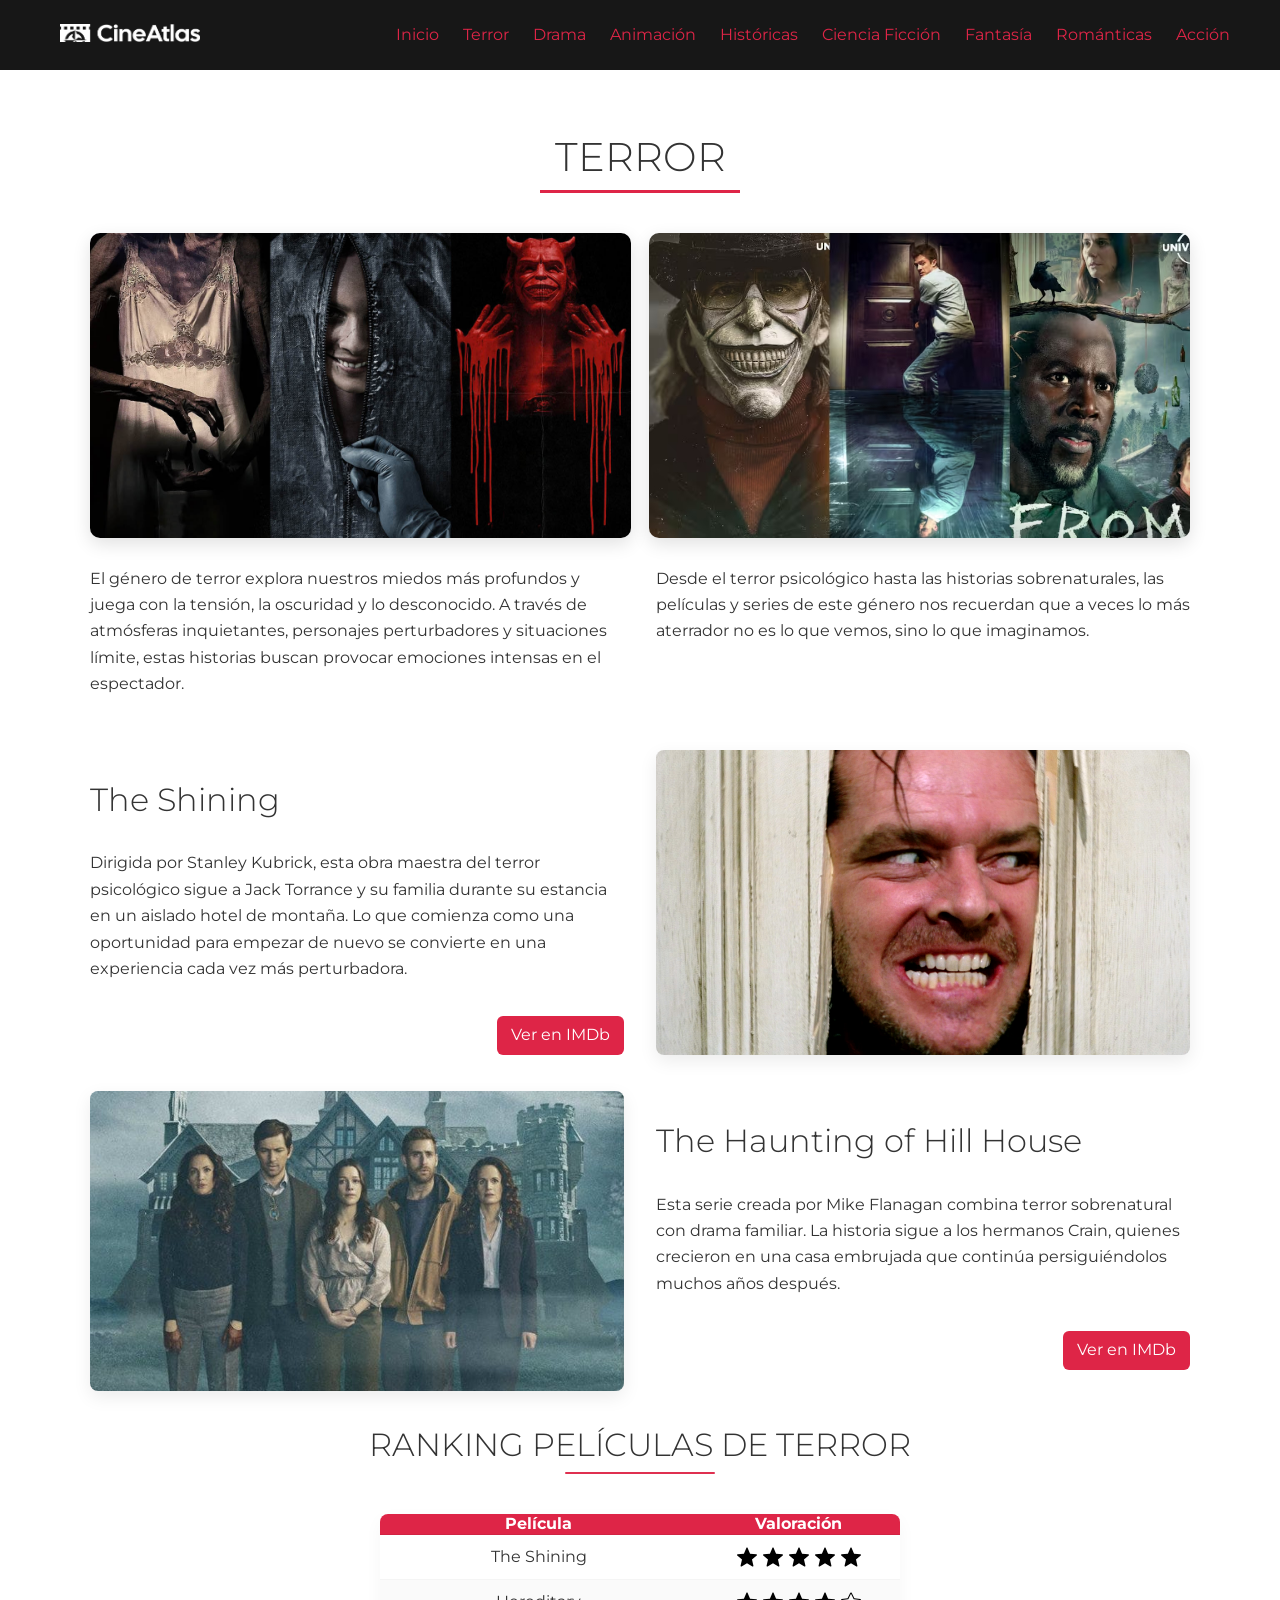
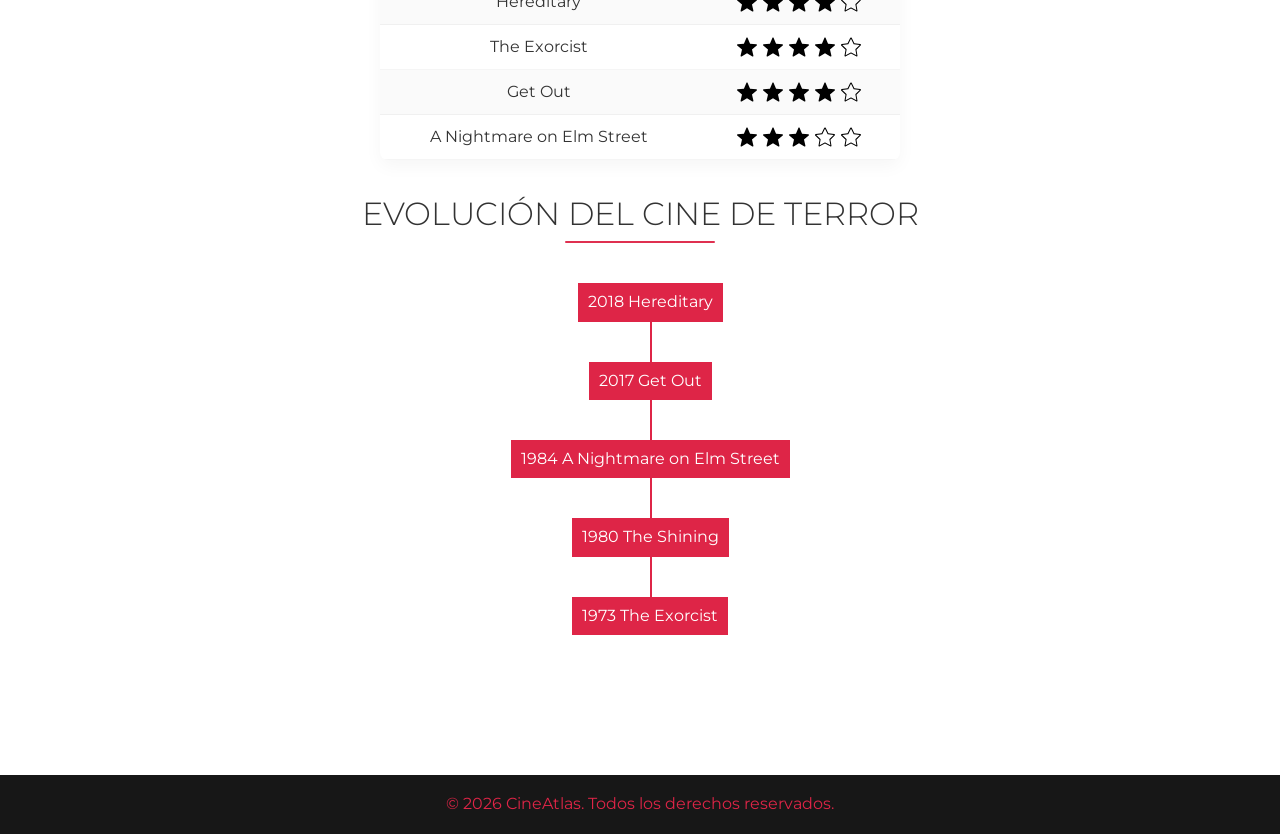
<file: pages/terror.html>
<!DOCTYPE html>
<html lang="ES">
    <head>
        <meta charset="utf-8">
        <meta http-equiv="X-UA-Compatible" content="IE=edge">
        <title>Terror - CineAtlas</title>
        <meta name="description" content="Descubre las mejores series y películas de terror recomendadas en CineAtlas.">
        <meta name="viewport" content="width=device-width, initial-scale=1">
        <!-- Favicons -->
        <link rel="icon" href="../favicon.ico" sizes="any">
        <link rel="icon" type="image/png" sizes="16x16" href="../assets/icons/favicon-16x16.png">
        <link rel="icon" type="image/png" sizes="32x32" href="../assets/icons/favicon-32x32.png">
        <link rel="apple-touch-icon" sizes="180x180" href="../assets/icons/apple-touch-icon.png">
        <link rel="manifest" href="../assets/icons/site.webmanifest">
        <link rel="stylesheet" href="../src/css/normalize.css">
        <link rel="stylesheet" href="../src/css/main.css">
        <link rel="stylesheet" href="../src/css/terror.css">
    </head>
    <body>
        <header>
            <nav id="menu">
                <a href="../index.html"><img id="logo" alt="CineAtlas Logo" src="../assets/img/logo_white.png"></a>
                <ul>
                    <li><a href="../index.html">Inicio</a></li>
                    <li><a href="../pages/terror.html">Terror</a></li>
                    <li><a href="../pages/drama.html">Drama</a></li>
                    <li><a href="../pages/animacion.html">Animación</a></li>
                    <li><a href="../pages/historicas.html">Históricas</a></li>
                    <li><a href="../pages/cienciaficcion.html">Ciencia Ficción</a></li>
                    <li><a href="../pages/fantasia.html">Fantasía</a></li>
                    <li><a href="../pages/romanticas.html">Románticas</a></li>
                    <li><a href="../pages/accion.html">Acción</a></li>
                </ul>
            </nav>
        </header>
        <main class="genre-page">
            <div class="container">
                <section  class="genre" id="terror">
                    <!-- Título de la sección -->
                    <h2 class="section-title">Terror</h2>

                    <!-- INTRO -->
                    <section class="intro" aria-label="Introducción del género Terror">
                        <div class="intro__images">
                            <div class="intro__image">
                                <img src="../assets/img/terror/1.jpg" alt="Colección de carátulas de películas de Terror">
                            </div>
                            <div class="intro__image">
                                <img src="../assets/img/terror/2.jpg" alt="Colección de carátulas de películas de Terror">
                            </div>
                        </div>

                        <div class="intro__text">
                            <p>
                                El género de terror explora nuestros miedos más profundos y juega con la tensión,
                                la oscuridad y lo desconocido. A través de atmósferas inquietantes,
                                personajes perturbadores y situaciones límite, estas historias buscan provocar
                                emociones intensas en el espectador.
                                
                            </p>

                            <p>
                                Desde el terror psicológico hasta las historias sobrenaturales,
                                las películas y series de este género nos recuerdan que a veces
                                lo más aterrador no es lo que vemos, sino lo que imaginamos.
                            </p>
                        </div>
                    </section>

                    <!-- CATÁLOGO -->
                    <section class="catalogo" aria-label="Películas y series de Terror">
                        <article class="item">
                            <div class="item__texto">
                                <h3 class="item__titulo">The Shining</h3>
                                <p class="item__desc">
                                    Dirigida por Stanley Kubrick, esta obra maestra del terror psicológico sigue a
                                    Jack Torrance y su familia durante su estancia en un aislado hotel de montaña.
                                    Lo que comienza como una oportunidad para empezar de nuevo se convierte
                                    en una experiencia cada vez más perturbadora.
                                </p>

                                <a class="btn item__btn"
                                    href="https://www.imdb.com/es-es/title/tt0081505/"
                                    target="_blank"
                                    rel="noopener noreferrer">
                                    Ver en IMDb
                                </a>
                            </div>

                            <div class="item__media">
                                <img class="item__img" src="../assets/img/terror/Shining.jpg" alt="The Shining">
                            </div>
                        </article>

                        <article class="item">
                            <div class="item__texto">
                                <h3 class="item__titulo">The Haunting of Hill House</h3>
                                <p class="item__desc">
                                Esta serie creada por Mike Flanagan combina terror sobrenatural con drama familiar.
                                La historia sigue a los hermanos Crain, quienes crecieron en una casa embrujada
                                que continúa persiguiéndolos muchos años después.
                                </p>

                                <a class="btn item__btn"
                                    href="https://www.imdb.com/es-es/title/tt6763664/"
                                    target="_blank"
                                    rel="noopener noreferrer">
                                    Ver en IMDb
                                </a>
                            </div>

                            <div class="item__media">
                                <img class="item__img" src="../assets/img/terror/hill-house.jpg" alt="The Haunting of Hill House">
                            </div>
                        </article>
                    </section>
                </section>

                <!-- RANKING -->
                <section class="ranking">
                    <h3 class="section-title">Ranking Películas de Terror</h3>
                    <table>
                        <thead>
                            <tr>
                                <th>Película</th>
                                <th>Valoración</th>
                            </tr>
                        </thead>
                        <tbody>
                            <tr>
                                <td>The Shining</td>
                                <td>
                                    <div class="rating">
                                        <div class="rating-star-filled"></div>
                                        <div class="rating-star-filled"></div>
                                        <div class="rating-star-filled"></div>
                                        <div class="rating-star-filled"></div>
                                        <div class="rating-star-filled"></div>
                                    </div>
                                </td>
                            </tr>
                            <tr>
                                <td>Hereditary</td>
                                <td>
                                    <div class="rating">
                                        <div class="rating-star-filled"></div>
                                        <div class="rating-star-filled"></div>
                                        <div class="rating-star-filled"></div>
                                        <div class="rating-star-filled"></div>
                                        <div class="rating-star"></div>
                                    </div>
                                </td>
                            </tr>
                            <tr>
                                <td>The Exorcist</td>
                                <td>
                                    <div class="rating">
                                        <div class="rating-star-filled"></div>
                                        <div class="rating-star-filled"></div>
                                        <div class="rating-star-filled"></div>
                                        <div class="rating-star-filled"></div>
                                        <div class="rating-star"></div>
                                    </div>
                                </td>
                            </tr>
                            <tr>
                                <td>Get Out</td>
                                <td>
                                    <div class="rating">
                                        <div class="rating-star-filled"></div>
                                        <div class="rating-star-filled"></div>
                                        <div class="rating-star-filled"></div>
                                        <div class="rating-star-filled"></div>
                                        <div class="rating-star"></div>
                                    </div>
                                </td>
                            </tr>
                            <tr>
                                <td>A Nightmare on Elm Street</td>
                                <td>
                                    <div class="rating">
                                        <div class="rating-star-filled"></div>
                                        <div class="rating-star-filled"></div>
                                        <div class="rating-star-filled"></div>
                                        <div class="rating-star"></div>
                                        <div class="rating-star"></div>
                                    </div>
                                </td>
                            </tr>
                        </tbody>
                    </table>
                </section>

                <!-- TIMELINE -->
                <section class="timeline">
                    <h3 class="section-title">Evolución del cine de terror</h3>
                    <ul>
                        <li><span class="year">2018</span> <span class="titulo">Hereditary</span></li>
                        <li><span class="year">2017</span> <span class="titulo">Get Out</span></li>
                        <li><span class="year">1984</span> <span class="titulo">A Nightmare on Elm Street</span></li>
                        <li><span class="year">1980</span> <span class="titulo">The Shining</span></li>
                        <li><span class="year">1973</span> <span class="titulo">The Exorcist</span></li>
                    </ul>
                </section>
            </div>
        </main>
        <footer>
            <p>&copy; 2026 CineAtlas. Todos los derechos reservados.</p>
        </footer>
        <script src="../src/js/main.js" async defer></script>
    </body>
</html>
</file>
<file: src/css/main.css>
/* Importación de la fuente Montserrat desde Google Fonts en sus variantes normal e itálica */
@import url('https://fonts.googleapis.com/css2?family=Montserrat:ital@0;1&display=swap');
/* Importación de Montserrat en peso 300 (light) para títulos */
@import url('https://fonts.googleapis.com/css2?family=Montserrat:ital,wght@0,300;1,300&display=swap');


/*VARIABLES GLOBALES
Paleta de colores, tipografía y pesos de fuente
reutilizables en todo el proyecto*/
:root {
    --primary-color: #171717; /*Negro: Fondo de footer y header*/
    --secondary-color: #de2547; /*Rojo: Color secundario elegido para botones y detalles*/
    --background-color: #ffffff; /*Blanco: Fondo general de la página. Sobre todo los subgéneros*/
    --text-color: #333; /*Gris oscuro: color del texto general */
    --text-button-color: #ffffff; /*Blanco: color del texto de los botones */
    --font-family: "Montserrat", sans-serif; /*Fuente Montserrat importada, indicada anteriormente*/
    --font-weight-titulos: 300; /*Light: títulos más finos y elegantes */
    --font-weight-texto: 400; /*Regular: peso estándar para el texto */
    --color-hover: #AF2A42; /*Rojo oscuro: color al pasar el cursor */
    --color-star: #d6c100; /*Amarillo: color del icono de estrella del ranking */
}

/*ESTRUCTURA BASE
Altura y disposición general de la página*/
html, body {
    height: 100%; /* Que el contenido ocupe el espacio disponible. Es decir, el HTML y el body ocupan toda la altura de la ventana*/
}

body {
    padding: 0; /* Sin relleno exterior para que ocupe todo el ancho */
    background-color: var(--background-color); /* Fondo blanco definido en las variables */
    box-sizing: border-box; /* Paddin y border incluidos en el ancho total*/
    font-family: var(--font-family);
    /* font-optical-sizing: auto; Otra cosa que no valida jigsaw */
    font-weight: var(--font-weight-texto);
    font-style: normal;
    color: var(--text-color);

    /* Flexbox en columna para que el footer siempre quede pegado abajo */
    display: flex;
    flex-direction: column;
    min-height: 100vh;
}


main {
    flex: 1; /* Que el contenido ocupe el espacio disponible */
}

/*TIPOGRAFÍA
Estilos globales de títulos y párrafos*/
/* Todos los títulos usan el peso light definido en las variables */
h1, h2, h3, h4, h5, h6 {
    font-weight: var(--font-weight-titulos);
    font-style: normal; /*Sin cursiva, sin ningun efecto extra*/
}

/*Diferentes tamaños de la fuente dependiendo del header*/
h1 {
    font-size: 3em;
}

h2 {
    font-size: 2.5em;
}

h3 {
    font-size: 2em;
}

/* Margen inferior en los párrafos para separación entre bloques de texto */
p {
    margin: 0 0 1em 0;
}


/*ENLACES*/
/* Sin subrayado por defecto y heredando el color del contenedor */
a {
    text-decoration: none;
    color: inherit;
}

/* Al interactuar con el enlace se muestra en rojo oscuro con subrayado
Hover: estado activado al pasar el cursor por encima 
Focus: Cuando está seleccionado el elemento con el teclado 
Active: justo cuando se hace click se activa
Visited (aunque no salga lo pongo para tenerlo presente): se marca al haber entrado ya en el enlace*/
a:hover, a:focus, a:active {
    color: var(--color-hover);
    text-decoration: underline;
}

/*LISTAS*/
/* Estilos para listas */
ul, ol {
    padding-left: 20px;
    text-decoration: none;
}

/* Los elementos de lista se muestran en línea (usados en el menú de navegación) */
li {
  display: inline-block;
}

/*TABLAS*/
/* Estilos para tablas */
/* Bordes colapsados y ancho completo por defecto para todas las tablas */
table {
    border-collapse: collapse;
    width: 100%;
}


/*BOTONES
Estilo para los botones*/
/*Configuración de los botones predefinida en las variables anteriormente*/
.btn {
    background-color: var(--secondary-color);
    color: var(--text-button-color);
    border: none;
    padding: 10px 20px;
    cursor: pointer;
}

/* Al interactuar sube ligeramente y oscurece el color para dar sensación de clic */
.btn:hover, .btn:focus, .btn:active {
    background-color: var(--color-hover);
    position: relative;
    top: -1px;
}


/* ICONOS
Estilo para los iconos */
/* Tamaño base de los iconos SVG */
.icon {
  width: 60px;
  height: auto;
}

/* Si un h2 contiene un icono, se alinea en fila con él */
h2:has(.icon) {
  display: flex;
  align-items: center;
  gap: 10px;
}

/* CONTENEDOR GENERAL
Centra el contenido y limita el ancho máximo */
.container {
  max-width: 1200px;
  margin: 0 auto;
  padding: 20px;
}

/* HEADER / MENÚ PRINCIPAL DE NAVEGACIÓN */
/* Barra superior negra en todo lo ancho */
header {
  background-color: var(--primary-color);
  width: 100%;
}
/* Logo con tamaño máximo controlado */
#logo {
  width: 100%;
  max-width: 140px;
  padding: 10px;
  height: auto;
}

/* Menú en fila con logo a la izquierda y enlaces a la derecha */
nav#menu {
  display: flex;
  flex-direction: row;
  justify-content: space-between;
  align-items: center;
  gap: 20px;
  max-width: 1200px; /* Limito la anchura máxima del menú para pantallas muy grandes */
  margin: auto; /* Centro el menú */
  padding: 10px 20px; /* Añado márgenes interiores*/
}

/* Enlaces del menú, y su color secundario */
nav#menu a {
  color: var(--secondary-color);
  font-size: 1em;
  padding: 0 10px;
}

/* Al interactuar se oscurece el color*/
nav#menu a:hover, nav#menu a:focus, nav#menu a:active {
  color: var(--color-hover);
  text-decoration: none; /* Quito el subrayado de los enlaces del menú cuando tengo el cursor encima */
}


/* TÍTULOS DE SECCIÓN */
.section-title {
  text-align: center;
  text-transform: uppercase; /* Siempre en mayúsculas */
  margin: 40px 0; /* Centrado con espacio arriba y abajo*/
  position: relative;
}

/*Color definido en las variables anteriores*/
.subtitle {
  color: var(--background-color);
}


/* Línea roja debajo del título. Esto realmente no necesita HTML extra (no sale en el código) ha sido generada utilizando unicamente css */
.section-title::after {
  content: "";
  display: block;
  width: 200px;
  height: 3px;
  background-color: var(--secondary-color); /*Color definido previamente*/
  margin: 10px auto 0 auto; /* Centra la línea respecto al titulo*/
}

/*ICONITO DE ESTRELLITA DEL RANKING*/
/* Color amarillo (definido anteriormente) para el SVG de estrella */
.icon_star {
  fill: var(--color-star);
}

/*TIMELINE
Lista vertical con línea conectora entre los distintos elementos de la lista, en recuadritos rojos*/
/*Queremos los elementos apilados en columna centrados */
.timeline ul {
  display: flex;
  flex-direction: column;
  align-items: center;
}
/* Cada elemento tiene fondo rojo y un conector vertical debajo */
.timeline ul li {
  position: relative;
  margin-bottom: 40px;
  background-color: var(--secondary-color);
  color: var(--background-color);
  padding: 10px;
}
/*Esta es la lína vertical que conecta cada elemento con el siguiente */
.timeline ul li::after {
  content: "";
  position: absolute;
  bottom: -40px;
  left: 50%;
  height: 40px;
  width: 2px;
  background-color: var(--secondary-color);
}

/*El último elemento no tiene línea conectora debajo porque ya termina- No queremos que se una con ningun elemento mas*/
.timeline ul li:last-child::after {
  display: none;
}


/*FOOTER*/
/* Fondo negro con texto rojo, centrado*/
footer {
  background-color: var(--primary-color);
  color: var(--secondary-color);
  text-align: center;
  padding: 20px;
  margin-top: 60px; /* Separación con el contenido */
}

/* Le  quitamos el margen al párrafo del footer para que no añada espacio extra */
footer p {
  margin: 0;
}


/*HOME - SECCIÓN HERO*/
/* Contenedor para poder posicionar el texto encima del vídeo */
.hero {
  position: relative;
}
/* Vídeo a todo el ancho con altura máxima y oscurecido al 50% */
.hero #hero-video {
  width: 100%;
  height: auto;
  max-height: 500px;
  object-fit: cover;
  object-position: center 30%; /*En posicion central*/
  position: relative;
  filter: brightness(50%);
}

/* Texto posicionado encima del vídeo
Se centra de manera vertical*/
.hero .hero-text {
  position: absolute;
  width: 100%;
  top: 40%;
}
/* Título grande centrado con desplazamiento vertical para ajustar la posición */
.hero .section-title {
  width: 100%;
  font-size: 5em;
  transform: translateY(-50%);
  color: var(--background-color);
  margin-bottom: 0;
}

/* Icono de Finn el humano con solo los colores y posición ajustada con respecto al titulo (la animación va por otro lado)*/
.hero .section-title .icon.finn {
  width: 90px;
  position: relative;
  top: 19px;
  filter: brightness(0) saturate(100%) invert(23%) sepia(94%) saturate(5573%) hue-rotate(339deg) brightness(98%) contrast(93%);
  animation: colorinchis 1s linear infinite;
}

/* Subtítulo grande centrado debajo del título */
.hero .subtitle {
  width: 100%;
  font-size: 2.7em;
  text-align: center;
  transform: translateY(-50%);
  color: var(--background-color);
  margin: 0;
}

/*HOME — SECCIÓN BIENVENIDA
Imagen y texto lado a lado */
/* El article muestra imagen y texto en fila*/
#bienvenida article {
  display: flex;
  gap: 20px; /*Esto hace la separación entre texto e imagen*/
}

/* El título del article sin margen superior */
#bienvenida article h3 {
    margin: 0 0 20px 0;
    font-weight: 500;
}

/* La imagen se adapta a su contenedor*/
#bienvenida article img{
  max-width: 100%;
  height: auto; /*No se deforma*/
}

.categorias_grid {
  display: grid;
  grid-template-columns: repeat(auto-fit, minmax(250px, 1fr));
  gap: 20px;
  margin-top: 30px;
}

/* HOME — GRID DE CATEGORÍAS
Tarjetas con imagen de fondo que enlazan a cada género*/
/* Grid responsive: mínimo 250px por tarjeta, se adapta al ancho disponible */
/* Cada tarjeta tiene imagen de fondo, altura mínima y esquinas redondeadas */
.categoria_card {
  position: relative;
  display: flex;
  align-items: center;
  justify-content: center;
  min-height: 200px; /*Altura minima*/
  background-size: cover;
  background-position: center;
  background-repeat: no-repeat;
  border-radius: 8px; /*Aqui las esquinas redondeadas*/
  overflow: hidden;
  transition: transform 0.3s ease;
}

/*Capa oscura semitransparente sobre la imagen para que el texto sea legible o no vemos nada de la imagen*/
.categoria_card::before {
  content: "";
  position: absolute;
  top: 0;
  left: 0;
  width: 100%;
  height: 100%;
  background-color: rgba(0, 0, 0, 0.5);
  transition: background-color 0.3s ease;
}

/*Título de la tarjeta por encima de la capa oscura gracias al z-index, esto va a controlar el orden de apilamiento de los elementos*/
.categoria_card h3 {
  position: relative;
  z-index: 1;
  color: var(--background-color);
  text-align: center;
  margin: 0;
  padding: 20px;
  font-size: 1.8em;
  text-transform: uppercase;
}

/* Al hacer hover la tarjeta sube ligeramente */
.categoria_card:hover {
  transform: translateY(-5px);
}

/* Al hacer hover la capa oscura se aclara para dar sensación de iluminación */
.categoria_card:hover::before {
  background-color: rgba(0, 0, 0, 0.3);
}
/* El título no cambia de color ni se subraya al hacer hover */
.categoria_card:hover h3 {
  text-decoration: none;
  color: var(--background-color);
}

/*ANIMACIONES*/

/* Animación de rotación de colores del icono de Finn en el hero */
@keyframes colorinchis {
  0% {
    filter: brightness(0) saturate(100%) invert(23%) sepia(94%) saturate(5573%) hue-rotate(0deg) brightness(98%) contrast(93%);
  }
  100% {
    filter: brightness(0) saturate(100%) invert(23%) sepia(94%) saturate(5573%) hue-rotate(360deg) brightness(98%) contrast(93%);
  }
}

/*FINN MUEVE LA CABECITA CUANDO PASAS POR EL*/
.icon {
    width: 50px;
    transition: transform 0.5s;
}

.icon:hover {
    transform: rotate(20deg);
}
</file>
<file: src/css/accion.css>
/* Sección de cabecera */
.cabecera {
    display: flex;
    flex-direction: column;
    width: 100%;
}
.cabecera_images {
    display: flex;
    justify-content: center;
    margin-bottom: 20px;
    width: 100%;
}

.cabecera_images img {
    max-height: 300px;
    max-width: 31%;  /* 4 imágenes = 25% cada una */
    width: auto;
    height: auto;
    object-fit: cover;  /* Para que llenen su espacio */
}

/* Mejora la maquetación de los margenes */
section {
    margin: 30px 0;
    padding: 1px 0;
}

/* Listado sección */
.listado {
    display: flex;
    flex-direction: column;
    gap: 30px;
}

.listado article {
    display: flex;
    gap: 15px;
}

.listado article h3 {
    margin: 0 0 20px 0;
    font-weight: 500;
}

.listado article.texto_foto {
    flex-direction: row-reverse;
}
.listado article.foto_texto {
    flex-direction: row;
}

.listado_imagen, .listado_imagen img {
    max-width: 500px;
}

.listado_link{
    width: 100%;
    margin: 30px 0;
}

.listado_link a.btn:hover,.listado_link a.btn:focus, .listado_link a.btn:active{
    color: var(--text-button-color);
    text-decoration: none;
}

/* Sección de ranking */
.ranking {
    width: 100%;
}
.ranking table {
    max-width: 500px;
    text-align: center;
    margin: 0 auto;
    border: 1px solid rgb(207, 207, 207);
    border-collapse: collapse;
}

.ranking table th {
    background-color: var(--secondary-color);
    color: var(--background-color);
    text-align: center;
    border: 1px solid rgb(207, 207, 207);
}

.ranking table td {
    padding: 10px 20px;
    border: 1px solid rgb(207, 207, 207);
}

.ranking table td span.valoracion {
    display: flex;
    justify-content: center;
    align-items: center;
}

.ranking table tbody tr:nth-child(odd) {
    background-color: var(--background-color);
}

.ranking table tbody tr:nth-child(even) {
     /* El validador no me ha dejado poner un color-mix porque es una regla relativamente moderna */
    background-color: var(--color-hover);   
}
</file>
<file: src/css/animacion.css>
/* CONTENEDOR GENERAL */
.container {
  max-width: 1200px;
  margin: 0 auto;
  padding: 20px;
}

/* INTRODUCCIÓN */

.intro__images {
  display: flex;
  gap: 20px;
  margin: 30px 0;
}

/* Mantener la proporción */
.intro__image {
  flex: 1;
  aspect-ratio: 16 / 9;
  overflow: hidden;
}

.intro__image img {
  width: 100%;
  height: 100%;
  object-fit: cover; /* Recortar sin deformar */
  object-position: center;
  display: block;
}

.intro__text {
  display: flex;
  gap: 40px;
  margin-bottom: 30px;
}

.intro__text p {
  flex: 1;
  line-height: 1.6;
}

/* CATÁLOGO */

.catalogo {
  margin-top: 20px;
}

.item {
  display: flex;
  align-items: flex-start;
  justify-content: space-between;
  gap: 40px;
  margin: 40px 0;
}

/* Alterna el orden */
.item:nth-child(even) {
  flex-direction: row-reverse;
}

.item__texto,
.item__media {
  flex: 1;
  min-width: 280px;

  display: flex;
  flex-direction: column;
}

.item__desc {
  line-height: 1.6;
}

/* Botón del item alineado a la derecha */
.item__btn {
  align-self: flex-end;
  margin-top: 20px;
}

/* Imagen del catálogo con tamaño consistente */
.item__media {
  aspect-ratio: 16 / 9;
  overflow: hidden;
}

.item__img {
  width: 100%;
  height: 100%;
  object-fit: cover;
  object-position: center;
  display: block;
}

/* RESPONSIVE */

@media (max-width: 768px) {
  .intro__images {
    flex-direction: column;
  }

  .intro__text {
    flex-direction: column;
  }

  .item,
  .item:nth-child(even) {
    flex-direction: column;
  }
}

/* SOBRESCRIBIR MAIN */
/* Botones como enlace */
.btn,
.btn:hover,
.btn:focus,
.btn:active {
  color: var(--text-button-color);
  text-decoration: none;
}

/* Títulos de sección */
h3.section-title {
  margin-top: 0px;
}

/* Línea roja debajo del título */
h3.section-title::after {
  width: 150px;
  height: 2px;
}

/* RANKING */
.ranking {
  width: 100%;
  margin-bottom: 40px;
}
.ranking table {
  max-width: 500px;
  text-align: center;
  margin: 0 auto;
  border: 1px solid rgb(207, 207, 207);
  border-collapse: collapse;
}

.ranking table th {
  background-color: var(--secondary-color);
  color: var(--background-color);
  text-align: center;
  border: 1px solid rgb(207, 207, 207);
}

.ranking table td {
  padding: 10px 20px;
  border: 1px solid rgb(207, 207, 207);
}

.ranking table tbody tr:nth-child(odd) {
  background-color: var(--background-color);
}

.ranking table tbody tr:nth-child(even) {
  background-color: var(--color-hover)
    in hsl shorter hue,
    var(--secondary-color) 17.7%,
    #ffffff 2.8%

}

.ranking table tbody tr:nth-child(even) { /*Habia color-mix pero el validador no ha dejado hacerlo, 
  se ha probado con fallback pero no ha resultado*/

    background-color: var(--color-hover);
}


/* Rating por estrellas */

.rating {
  display: flex; /* Pone las estrellas en línea */
  gap: 5px; /* Separación entre estrellas */
}

td .rating {
  justify-content: center;
}

.rating-star,
.rating-star-filled {
  width: 18px;
  height: 18px;
  background-size: contain;
  background-repeat: no-repeat;
}

.rating-star {
  background-image: url("../../assets/icons/pages/rating_star.svg");
}

.rating-star-filled {
  background-image: url("../../assets/icons/pages/rating_star_fill.svg");
}
</file>
<file: src/css/cienciaficcion.css>
/* CONTENEDOR GENERAL 
Este va a centrar el contenido para que todo se vea bien y va a limitar el ancho máximo*/

.container {
  max-width: 1200px; /*Ancho maximo para pantallas grandes*/
  margin: 0 auto; /*Centra el contenedor horizontalmente*/
  padding: 20px; /* Espacio interior para que el contenido no toque los bordes */
}



/* INTRODUCCIÓN 
Bloque de imágenes y texto presentando el género*/

/*Coloca las dos imágenes de introduccion una al lado de otra con separación entre ellas*/
.intro__images {
  display: flex;
  gap: 20px;
  margin: 30px 0;
}

/* Mantener la proporción
Es decir, cada imagen va a ocupar el mismo espacio y va a mantener la proporcion asignada*/
.intro__image {
  flex: 1;
  aspect-ratio: 16 / 9; /*Proporcion 16:9*/
  overflow: hidden; /* Oculta lo que sobresalga al recortar */
}

/*La imagen va a rellenar todo el contenedor sin deformarse*/
.intro__image img {
  width: 100%;
  height: 100%;
  object-fit: cover; /* Recortar sin deformar */
  object-position: center;
  display: block; /*Elimina el espacio extra que dejan estas imagenes*/
}

/*Texto de introduccion con sus márgenes entre cada párrafo*/
/*Cada párrafo ocupa el mismo espacio interlineado*/
.intro__text {
  display: flex;
  gap: 40px;
  margin-bottom: 30px;
}

.intro__text p {
  flex: 1;
  line-height: 1.8;
}

/* CATALOGO DE PELICULAS
Cada imagen y texto de las peliculas recomendadas */
.catalogo {
  margin-top: 20px;
}


/* Esto lo usamos para alternar el orden. En este caso solo hay dos pelis pero esto nos ayudaria
a que las pelis impares estén a la derecha y las pares a la izquierda en una especie de zig-zag */
.item:nth-child(even) {
  flex-direction: row-reverse;
}

/*Cada "tarjeta de presentacion" (que hemos definido antes) de cada pelicula se muestra con una imagen en fila y un texto de lado a lado*/
.item {
  display: flex;
  align-items: center;
  justify-content: center;
  gap: 40px;
  margin: 40px 0;
}

/*Interliniado para el texto para que no se vea todo "pegado"*/
.item_desc {
  line-height: 1.6;
}

/* Botón del item alineado a la derecha */
.item_btn {
  margin-top: auto; /*Gracias a esto el boton se "empuja" hacia abajo del bloque de texto */
  width: fit-content; /*El boton solo ocupa el ancho de su propio texto, si lo quitamos el botón se estira hasta igualar el tamaño del contenedor*/
}

/* Imagen del catálogo con tamaño consistente */
/*Este es el contenedor de la imagen con un tamaño fijo para que no se redimensione*/
.item__media {
  align-self: stretch; /* Necesito que iguale la altura del bloque de texto para que no quede "escalonada, asi que debe estirarse*/
  overflow: hidden;
}

/*Basicamente la imagen rellena todo el contenedor de imagen (.item__media) sin deformarse*/
.item__img {
  width: 100%;
  max-width: 450px;
  height: 100%;
  object-fit: cover;
  display: block;
  margin: 0 auto;

}

/* Bloque de texto: ocupa el espacio disponible y se organiza en columna */
.item_texto {
  flex: 1;
  min-width: 280px; /*Ancho minimo para que no se comprima*/

  display: flex;
  flex-direction: column;
}




/* RESPONSIVE PARA PANTALLAS PEQUEÑAS*/
/*Por debajo de 768px todo se apila en columna*/
@media (max-width: 768px) {
  .intro__images {
    flex-direction: column;
  }

  .intro__text {
    flex-direction: column;
  }

  .item,
  .item:nth-child(even) {
    flex-direction: column;
  }
}

/*responsive al canto porque esta página tiene dos timelines, a diferencia de la fantasia y si no se pone
responsive las dos columbas / listas de Star Wars se pueden apilar en pantallas pequeñas*/
@media (max-width: 768px) {

  .timeline-section {
    flex-direction: column;
    align-items: center;
  }

}


/* Sección que contiene los dos timelines de Star Wars en fila */
.timeline-section {
  display: flex;
  gap: 40px;
  justify-content: center;
  align-items: flex-start; /* Se alinean desde arriba*/
  margin-top: 40px;
}

/* Cada timeline ocupa el mismo espacio con un ancho máximo */
.timeline {
  flex: 1;
  max-width: 500px;
}


/* RANKING DE PELÍCULAS
   Tabla con las películas mejor valoradas del género */

 /* La sección ocupa todo el ancho disponible */
.ranking {
    width: 100%;
}

/* Tabla centrada con ancho máximo y bordes colapsados para evitar doble línea */
.ranking table {
    max-width: 500px;
    text-align: center;
    margin: 0 auto;
    border: 1px solid rgb(207, 207, 207);
    border-collapse: collapse; /* Une los bordes de celdas adyacentes en uno solo, asi no se ven dobles tambien*/
}

/* Cabecera de la tabla con colores definidos en las variables CSS globales */
.ranking table th {
    background-color: var(--secondary-color); /* Color secundario de la paleta */
    color: var(--background-color); /* Color de texto adaptado al fondo */
    text-align: center;
    border: 1px solid rgb(207, 207, 207);
}

/* Celdas con padding para que el contenido respire, vamos para que la tabla sea mas facil de leer */
.ranking table td {
    padding: 10px 20px;
    border: 1px solid rgb(207, 207, 207);
}

/* La valoración se centra con flexbox para alinear el número y el icono de estrella */
.ranking table td span.valoracion {
    display: flex;
    justify-content: center;
    align-items: center;
}

/* Filas impares con el color de fondo base del sitio */
.ranking table tbody tr:nth-child(odd) {
    background-color: var(--background-color);
}

.ranking table tbody tr:nth-child(even) { /*Habia color-mix pero el validador no ha dejado hacerlo, 
  se ha probado con fallback pero no ha resultado*/

    background-color: var(--color-hover);
}

.section-subtitle {
    text-align: center;
    width: 100%;
}

.ranking p {   /*PARA EL TEXTO DEBAJO DE LA TABLA*/
  margin-top: 30px;
}
</file>
<file: src/css/drama.css>
/* Centro y ancho */
.container {
  max-width: 1100px;
  margin: 0 auto;
  padding: 24px;
}

/* Intro: imágenes y texto */
.intro__images {
  display: flex;
  gap: 18px;
  margin: 28px 0;
}

.intro__image {
  flex: 1;
  aspect-ratio: 16 / 9;
  overflow: hidden;
  border-radius: 10px;
  box-shadow: 0 6px 18px rgba(0, 0, 0, 0.12);
  transition: transform 0.35s ease;
}

.intro__image img {
  width: 100%;
  height: 100%;
  object-fit: cover;
  object-position: center;
  display: block;
  transition: transform 0.6s ease;
}

.intro__image:hover img {
  transform: scale(1.04);
}

.intro__text {
  display: flex;
  gap: 32px;
  margin-bottom: 28px;
}

.intro__text p {
  flex: 1;
  line-height: 1.65;
}

/* Catálogo: fichas */
.catalogo {
  margin-top: 22px;
}

.item {
  display: flex;
  align-items: stretch;
  gap: 32px;
  margin: 36px 0;
}

.item:nth-child(even) {
  flex-direction: row-reverse;
}

.item__texto,
.item__media {
  flex: 1;
  min-width: 260px;
  display: flex;
  flex-direction: column;
}

.item__desc {
  line-height: 1.65;
}

/* Botón: estilo simple */
.item__btn {
  align-self: flex-end;
  margin-top: 18px;
  padding: 10px 14px;
  background: var(--secondary-color);
  color: var(--background-color);
  border-radius: 6px;
  border: none;
  display: inline-block;
}

/* Media: marco y hover */
.item__media {
  aspect-ratio: 16 / 9;
  overflow: hidden;
  border-radius: 8px;
  box-shadow: 0 6px 18px rgba(0, 0, 0, 0.08);
}

.item__img {
  width: 100%;
  height: 100%;
  object-fit: cover;
  object-position: center;
  display: block;
  transition: transform 0.5s ease;
}

.item__media:hover .item__img {
  transform: scale(1.03);
}

/* Responsive: apilar en móviles */
@media (max-width: 768px) {
  .intro__images {
    flex-direction: column;
  }

  .intro__text {
    flex-direction: column;
  }

  .item,
  .item:nth-child(even) {
    flex-direction: column;
  }
}

/* Overrides: botones */
.btn,
.btn:hover,
.btn:focus,
.btn:active {
  color: var(--text-button-color);
  text-decoration: none;
}

/* Título: estilo básico */
h3.section-title {
  margin-top: 0px;
}

h3.section-title::after {
  width: 150px;
  height: 2px;
  background: var(--secondary-color);
  border-radius: 2px;
  margin-top: 8px;
  opacity: 0.95;
  display: block;
}

/* Ranking: tabla centrada */
.ranking {
  width: 100%;
  margin-bottom: 36px;
}
.ranking table {
  max-width: 520px;
  text-align: center;
  margin: 0 auto;
  border-collapse: collapse;
  border-radius: 8px;
  overflow: hidden;
  box-shadow: 0 6px 18px rgba(0, 0, 0, 0.04);
}

.ranking table th {
  background-color: var(--secondary-color);
  color: var(--background-color);
  text-align: center;
  border-bottom: 1px solid rgba(0, 0, 0, 0.06);
}

.ranking table td {
  padding: 12px 20px;
  border-bottom: 1px solid rgba(0, 0, 0, 0.04);
}

.ranking table tbody tr:nth-child(odd) {
  background-color: rgba(255, 255, 255, 0.02);
}

.ranking table tbody tr:nth-child(even) {
  background-color: rgba(0, 0, 0, 0.02);
}

/* Valoración: estrellas */
.rating {
  display: flex;
  gap: 6px;
}

td .rating {
  justify-content: center;
}

.rating-star,
.rating-star-filled {
  width: 20px;
  height: 20px;
  background-size: contain;
  background-repeat: no-repeat;
}

.rating-star {
  background-image: url("../../assets/icons/pages/rating_star.svg");
}

.rating-star-filled {
  background-image: url("../../assets/icons/pages/rating_star_fill.svg");
}
</file>
<file: src/css/fantasia.css>
/* CONTENEDOR GENERAL 
Este va a centrar el contenido para que todo se vea bien y va a limitar el ancho máximo*/
.container {
  max-width: 1200px;
  margin: 0 auto;
  padding: 20px;
}

/* INTRODUCCIÓN 
Bloque de imágenes y texto presentando el género*/

/*Coloca las dos imágenes de introduccion una al lado de otra con separación entre ellas*/
.intro__images {
  display: flex;
  gap: 20px;
  margin: 30px 0;
}

/* Mantener la proporción. 
Es decir, cada imagen va a ocupar el mismo espacio y va a mantener la proporcion asignada, en este caso 16:9*/
.intro__image {
  flex: 1;
  aspect-ratio: 16 / 9; /* <-- Este va a mantener la proporcion de pantalla ancha*/
  overflow: hidden; /* Oculta lo que sobresalga al recortar */
}

/*La imagen va a rellenar todo el contenedor sin deformarse*/
.intro__image img {
  width: 100%;
  height: 100%;
  object-fit: cover; /* Recortar sin deformar la imagen */
  object-position: center; /*Centra el recorte*/
  display: block; /*Elimina el espacio extra que dejan estas imagenes*/
}

/*Texto de introduccion con sus márgenes entre cada párrafo*/
/*Cada párrafo ocupa el mismo espacio interlineado*/
.intro__text p {
  flex: 1;
  line-height: 1.8;
}


/* CATALOGO DE PELICULAS
Cada imagen y texto de las peliculas recomendadas */
.catalogo {
  margin-top: 20px;
}

/*Cada "tarjeta de presentacion" (que hemos definido antes) de cada pelicula se muestra con una imagen en fila y un texto de lado a lado*/
.item {
  display: flex;
  align-items: center;
  justify-content: center;
  gap: 40px;
  margin: 40px 0;
}

/*Este es el bloque de texto de la tarjeta de la pelicula y ocupa todo el espacio dispible y se pone en una columna*/
.item__texto {
  flex: 1; /*Que ocupe el contenedor*/
  min-width: 0; /*Esto evita que el texto se "desborde"*/
  display: flex;
  flex-direction: column; /*Que se agrupe en columna*/
}


/* Esto lo usamos para alternar el orden. En este caso solo hay dos pelis pero esto nos ayudaria
a que las pelis impares estén a la derecha y las pares a la izquierda en una especie de zig-zag */
.item:nth-child(even) {
  flex-direction: row-reverse;
}

/*CATALOGOOOOOOO IMAGENES
Este es el contenedor de la imagen con un tamaño fijo para que no se redimensione*/
.item__media {
  flex: none;
  width: 40%;
  max-width: 500px;
  align-self: stretch; /* Necesito que iguale la altura del bloque de texto para que no quede "escalonada, asi que debe estirarse*/
  overflow: hidden;
}

/*Basicamente la imagen rellena todo el contenedor de imagen (.item__media) sin deformarse*/
.item__img {
  width: 100%;
  height: 100%; 
  object-fit: cover;
  display: block;
}

/*Interliniado para el texto para que no se vea todo "pegado"*/
.item_desc {
  line-height: 1.8;
}


/* Botón del item alineado a la derecha */
.item_btn {
  margin-top: auto; /*Gracias a esto el boton se "empuja" hacia abajo del bloque de texto */
  width: fit-content; /*El boton solo ocupa el ancho de su propio texto, si lo quitamos el botón se estira hasta igualar el tamaño del contenedor*/
}



/* RESPONSIVE para pantallas PEQUEÑAS*/

@media (max-width: 768px) { /*Por debajo de 768px todo se apila en columna*/
  .intro__images {
    flex-direction: column;
  }

  .intro__text {
    flex-direction: column;
  }

  .item,
  .item:nth-child(even) {
    flex-direction: column;
  }
}



/*RANKING DE PELICULAS*/

/*La seccion ocupa todo el ancho disponible*/
.ranking {
    width: 100%;
}

/* Tabla centrada con ancho máximo y bordes colapsados para evitar doble línea */
.ranking table {
    max-width: 500px;
    text-align: center;
    margin: 0 auto;
    border: 1px solid rgb(207, 207, 207);
    border-collapse: collapse;  /* Une los bordes de celdas adyacentes en uno solo, asi no se ven dobles tambien*/
}

/* Cabecera de la tabla con colores definidos en las variables CSS globales */
.ranking table th {
    background-color: var(--secondary-color); /* Color secundario de la paleta */
    color: var(--background-color); /* Color de texto adaptado al fondo */
    text-align: center;
    border: 1px solid rgb(207, 207, 207);
}

/* Celdas con padding para que el contenido respire */
.ranking table td {
    padding: 10px 20px;
    border: 1px solid rgb(207, 207, 207);
}

/* La valoración se centra con flexbox para alinear el número y el icono de estrella */
.ranking table td span.valoracion {
    display: flex;
    justify-content: center;
    align-items: center;
}

/* Filas impares con el color de fondo base del sitio */
.ranking table tbody tr:nth-child(odd) {
    background-color: var(--background-color);
}

/* Filas pares con el color hover para diferenciarlas visualmente.*/
.ranking table tbody tr:nth-child(even) { /*Habia color-mix pero el validador no ha dejado hacerlo, 
  se ha probado con fallback pero no ha resultado*/
    background-color: var(--color-hover);
}
   
/*SUBTITULO DE SECCION. 
Texto de los subtitulos centrado*/
.section-subtitle {
    text-align: center;
    width: 100%;
}
</file>
<file: src/css/historicas.css>
/* CONTENEDOR GENERAL */
.container {
  max-width: 1200px;
  margin: 0 auto;
  padding: 20px;
}

/* INTRODUCCIÓN */

.intro__images {
  display: flex;
  gap: 20px;
  margin: 30px 0;
}

/* Mantener la proporción */
.intro__image {
  flex: 1;
  aspect-ratio: 16 / 9;
  overflow: hidden;
}

.intro__image img {
  width: 100%;
  height: 100%;
  object-fit: cover; /* Recortar sin deformar */
  object-position: center;
  display: block;
}

.intro__text {
  display: flex;
  gap: 40px;
  margin-bottom: 30px;
}

.intro__text p {
  flex: 1;
  line-height: 1.6;
}

/* CATÁLOGO */

.catalogo {
  margin-top: 20px;
}

.item {
  display: flex;
  align-items: flex-start;
  justify-content: space-between;
  gap: 40px;
  margin: 40px 0;
}

/* Alterna el orden */
.item:nth-child(even) {
  flex-direction: row-reverse;
}

.item__texto,
.item__media {
  flex: 1;
  min-width: 280px;

  display: flex;
  flex-direction: column;
}

.item__desc {
  line-height: 1.6;
}

/* Botón del item alineado a la derecha */
.item__btn {
  align-self: flex-end;
  margin-top: 20px;
}

/* Imagen del catálogo con tamaño consistente */
.item__media {
  aspect-ratio: 16 / 9;
  overflow: hidden;
}

.item__img {
  width: 100%;
  height: 100%;
  object-fit: cover;
  object-position: center;
  display: block;
}

/* RESPONSIVE */

@media (max-width: 768px) {
  .intro__images {
    flex-direction: column;
  }

  .intro__text {
    flex-direction: column;
  }

  .item,
  .item:nth-child(even) {
    flex-direction: column;
  }
}

/* SOBRESCRIBIR MAIN */
/* Botones como enlace */
.btn,
.btn:hover,
.btn:focus,
.btn:active {
  color: var(--text-button-color);
  text-decoration: none;
}

/* Títulos de sección */
h3.section-title {
  margin-top: 0px;
}

/* Línea roja debajo del título */
h3.section-title::after {
  width: 150px;
  height: 2px;
}

/* RANKING */
.ranking {
  width: 100%;
  margin-bottom: 40px;
}
.ranking table {
  max-width: 500px;
  text-align: center;
  margin: 0 auto;
  border: 1px solid rgb(207, 207, 207);
  border-collapse: collapse;
}

.ranking table th {
  background-color: var(--secondary-color);
  color: var(--background-color);
  text-align: center;
  border: 1px solid rgb(207, 207, 207);
}

.ranking table td {
  padding: 10px 20px;
  border: 1px solid rgb(207, 207, 207);
}

.ranking table tbody tr:nth-child(odd) {
  background-color: var(--background-color);
}

.ranking table tbody tr:nth-child(even) {
  background-color: var(--color-hover)
    in hsl shorter hue,
    var(--secondary-color) 17.7%,
    #ffffff 2.8%
  ;
}

.ranking table tbody tr:nth-child(even) { /*Habia color-mix pero el validador no ha dejado hacerlo, 
  se ha probado con fallback pero no ha resultado*/

    background-color: var(--color-hover);
}


/* Rating por estrellas */

.rating {
  display: flex; /* Pone las estrellas en línea */
  gap: 5px; /* Separación entre estrellas */
}

td .rating {
  justify-content: center;
}

.rating-star,
.rating-star-filled {
  width: 18px;
  height: 18px;
  background-size: contain;
  background-repeat: no-repeat;
}

.rating-star {
  background-image: url("../../assets/icons/pages/rating_star.svg");
}

.rating-star-filled {
  background-image: url("../../assets/icons/pages/rating_star_fill.svg");
}
</file>
<file: src/css/romanticas.css>
/* Sección de cabecera */
.cabecera {
    display: flex;
    flex-direction: column;
    width: 100%;
}
.cabecera_images {
    display: flex;
    justify-content: center;
    margin-bottom: 20px;
    width: 100%;
}

.cabecera_images img {
    max-height: 300px;
    max-width: 27.4%;  /* 4 imágenes = 25% cada una */
    width: auto;
    height: auto;
    object-fit: cover;  /* Para que llenen su espacio */
}

section {
    margin: 30px 0;
    padding: 1px 0;
}

/* Sección de listado de películas */

.listado {
    display: flex;
    flex-direction: column;
    gap: 30px;
}

.listado article {
    display: flex;
    gap: 15px;
}

.listado article h3 {
    margin: 0 0 20px 0;
    font-weight: 500;
}


.listado article.texto_foto {
    flex-direction: row-reverse;
}
.listado article.foto_texto {
    flex-direction: row;
}

.listado_imagen, .listado_imagen img {
    max-width: 500px;
}

.listado_link{
    width: 100%;
    margin: 30px 0;
}

.listado_link a.btn:hover,.listado_link a.btn:focus, .listado_link a.btn:active{
    color: var(--text-button-color);
    text-decoration: none;
}

/* Sección de ranking */
.ranking {
    width: 100%;
}
.ranking table {
    max-width: 500px;
    text-align: center;
    margin: 0 auto;
    border: 1px solid rgb(207, 207, 207);
    border-collapse: collapse;
}

.ranking table th {
    background-color: var(--secondary-color);
    color: var(--background-color);
    text-align: center;
    border: 1px solid rgb(207, 207, 207);
}

.ranking table td {
    padding: 10px 20px;
    border: 1px solid rgb(207, 207, 207);
}

.ranking table td span.valoracion {
    display: flex;
    justify-content: center;
    align-items: center;
}

.ranking table tbody tr:nth-child(odd) {
    background-color: var(--background-color);
}

.ranking table tbody tr:nth-child(even) {
    /* El validador no me ha dejado poner un color-mix porque es una regla relativamente moderna */
    background-color: var(--color-hover);   
   
}
</file>
<file: src/css/terror.css>
/* Centro y ancho */
.container {
  max-width: 1100px;
  margin: 0 auto;
  padding: 24px;
}

/* Intro: imágenes y texto */
.intro__images {
  display: flex;
  gap: 18px;
  margin: 28px 0;
}

.intro__image {
  flex: 1;
  aspect-ratio: 16 / 9;
  overflow: hidden;
  border-radius: 10px;
  box-shadow: 0 6px 18px rgba(0, 0, 0, 0.12);
  transition: transform 0.35s ease;
}

.intro__image img {
  width: 100%;
  height: 100%;
  object-fit: cover;
  object-position: center;
  display: block;
  transition: transform 0.6s ease;
}

.intro__image:hover img {
  transform: scale(1.04);
}

.intro__text {
  display: flex;
  gap: 32px;
  margin-bottom: 28px;
}

.intro__text p {
  flex: 1;
  line-height: 1.65;
}

/* Catálogo: fichas */
.catalogo {
  margin-top: 22px;
}

.item {
  display: flex;
  align-items: stretch;
  gap: 32px;
  margin: 36px 0;
}

.item:nth-child(even) {
  flex-direction: row-reverse;
}

.item__texto,
.item__media {
  flex: 1;
  min-width: 260px;
  display: flex;
  flex-direction: column;
}

.item__desc {
  line-height: 1.65;
}

/* Botón: estilo simple */
.item__btn {
  align-self: flex-end;
  margin-top: 18px;
  padding: 10px 14px;
  background: var(--secondary-color);
  color: var(--background-color);
  border-radius: 6px;
  border: none;
  display: inline-block;
}

/* Media: marco y hover */
.item__media {
  aspect-ratio: 16 / 9;
  overflow: hidden;
  border-radius: 8px;
  box-shadow: 0 6px 18px rgba(0, 0, 0, 0.08);
}

.item__img {
  width: 100%;
  height: 100%;
  object-fit: cover;
  object-position: center;
  display: block;
  transition: transform 0.5s ease;
}

.item__media:hover .item__img {
  transform: scale(1.03);
}

/* Responsive: apilar en móviles */
@media (max-width: 768px) {
  .intro__images {
    flex-direction: column;
  }

  .intro__text {
    flex-direction: column;
  }

  .item,
  .item:nth-child(even) {
    flex-direction: column;
  }
}

/* Overrides: botones */
.btn,
.btn:hover,
.btn:focus,
.btn:active {
  color: var(--text-button-color);
  text-decoration: none;
}

/* Título: estilo básico */
h3.section-title {
  margin-top: 0px;
}

h3.section-title::after {
  width: 150px;
  height: 2px;
  background: var(--secondary-color);
  border-radius: 2px;
  margin-top: 8px;
  opacity: 0.95;
  display: block;
}

/* Ranking: tabla centrada */
.ranking {
  width: 100%;
  margin-bottom: 36px;
}
.ranking table {
  max-width: 520px;
  text-align: center;
  margin: 0 auto;
  border-collapse: collapse;
  border-radius: 8px;
  overflow: hidden;
  box-shadow: 0 6px 18px rgba(0, 0, 0, 0.04);
}

.ranking table th {
  background-color: var(--secondary-color);
  color: var(--background-color);
  text-align: center;
  border-bottom: 1px solid rgba(0, 0, 0, 0.06);
}

.ranking table td {
  padding: 12px 20px;
  border-bottom: 1px solid rgba(0, 0, 0, 0.04);
}

.ranking table tbody tr:nth-child(odd) {
  background-color: rgba(255, 255, 255, 0.02);
}

.ranking table tbody tr:nth-child(even) {
  background-color: rgba(0, 0, 0, 0.02);
}

/* Valoración: estrellas */
.rating {
  display: flex;
  gap: 6px;
}

td .rating {
  justify-content: center;
}

.rating-star,
.rating-star-filled {
  width: 20px;
  height: 20px;
  background-size: contain;
  background-repeat: no-repeat;
}

.rating-star {
  background-image: url("../../assets/icons/pages/rating_star.svg");
}

.rating-star-filled {
  background-image: url("../../assets/icons/pages/rating_star_fill.svg");
}
</file>
